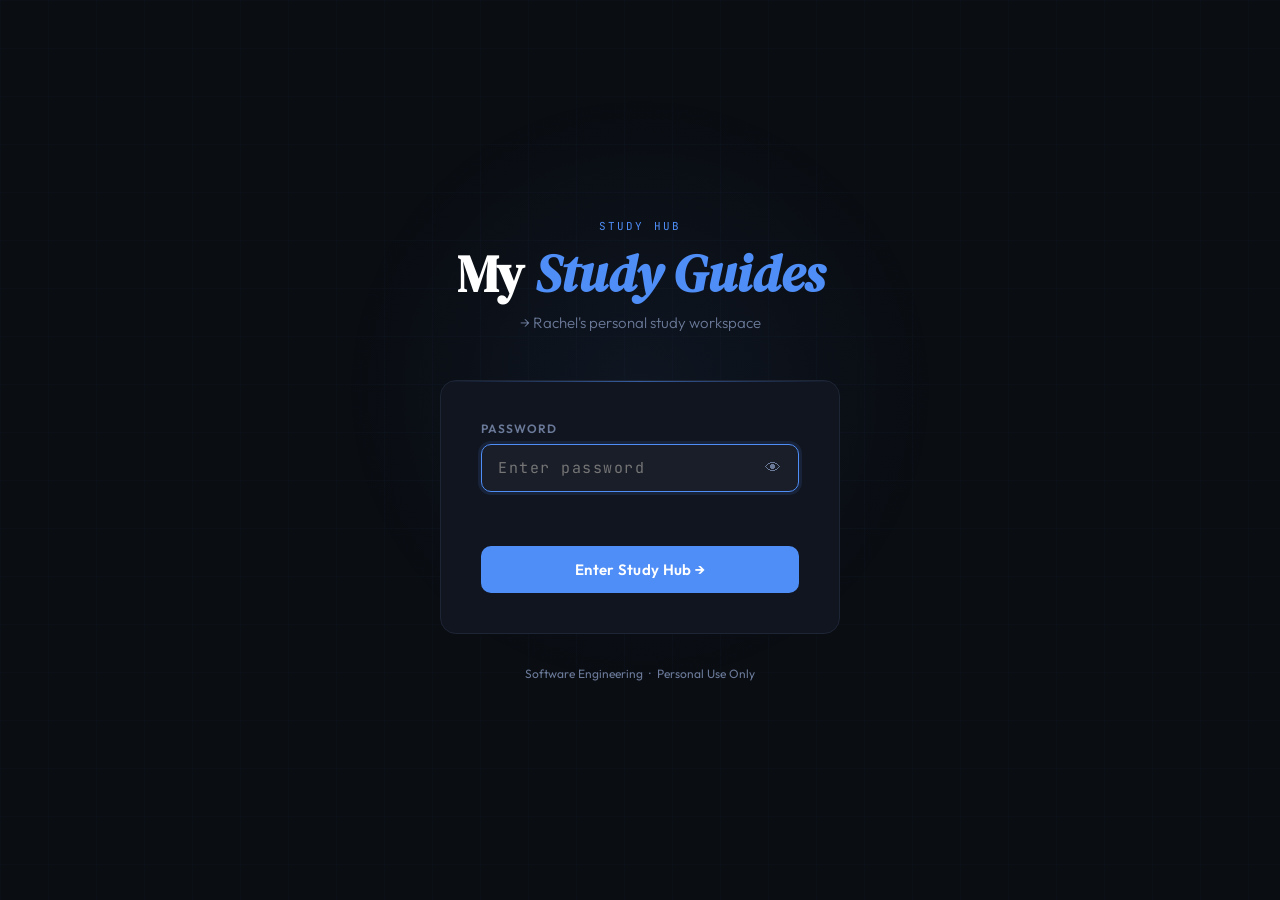
<file: index.html>
<!DOCTYPE html>
<html lang="en">
<head>
<meta charset="UTF-8">
<meta name="viewport" content="width=device-width, initial-scale=1.0">
<title>Rachel's Study Hub — Login</title>
<link rel="stylesheet" href="styles/shared.css">
</head>
<body>
<div class="wrap">
  <div class="brand">
    <div class="brand-eyebrow">Study Hub</div>
    <h1>My <em>Study Guides</em></h1>
    <p>Rachel's personal study workspace</p>
  </div>

  <div class="card">
    <div class="field">
      <label for="pw">Password</label>
      <div class="input-wrap">
        <input type="password" id="pw" placeholder="Enter password" autocomplete="current-password" autofocus>
        <button class="eye-btn" id="eye-btn" onclick="toggleVisibility()" tabindex="-1" aria-label="Toggle visibility">👁</button>
      </div>
      <div class="error-msg" id="error-msg">Incorrect password. Try again.</div>
    </div>

    <button class="submit-btn" id="submit-btn" onclick="login()">
      <span class="btn-text">Enter Study Hub →</span>
      <div class="spinner"></div>
    </button>
  </div>

  <div class="footer-note">
    Software Engineering &nbsp;·&nbsp; Personal Use Only
  </div>
</div>

<script>
  const CORRECT = 'pass123';

  const pwInput   = document.getElementById('pw');
  const errorMsg  = document.getElementById('error-msg');
  const submitBtn = document.getElementById('submit-btn');

  // Check if already authenticated this session
  if (sessionStorage.getItem('studyhub_auth') === '1') {
    window.location.replace('app.html');
  }

  pwInput.addEventListener('keydown', e => { if (e.key === 'Enter') login(); });

  function login() {
    const val = pwInput.value.trim();
    errorMsg.classList.remove('show');

    if (val === CORRECT) {
      submitBtn.classList.add('loading');
      sessionStorage.setItem('studyhub_auth', '1');
      setTimeout(() => window.location.replace('app.html'), 600);
    } else {
      pwInput.classList.add('shake');
      errorMsg.classList.add('show');
      setTimeout(() => pwInput.classList.remove('shake'), 400);
      pwInput.select();
    }
  }

  function toggleVisibility() {
    pwInput.type = pwInput.type === 'password' ? 'text' : 'password';
  }
</script>
</body>
</html>
</file>
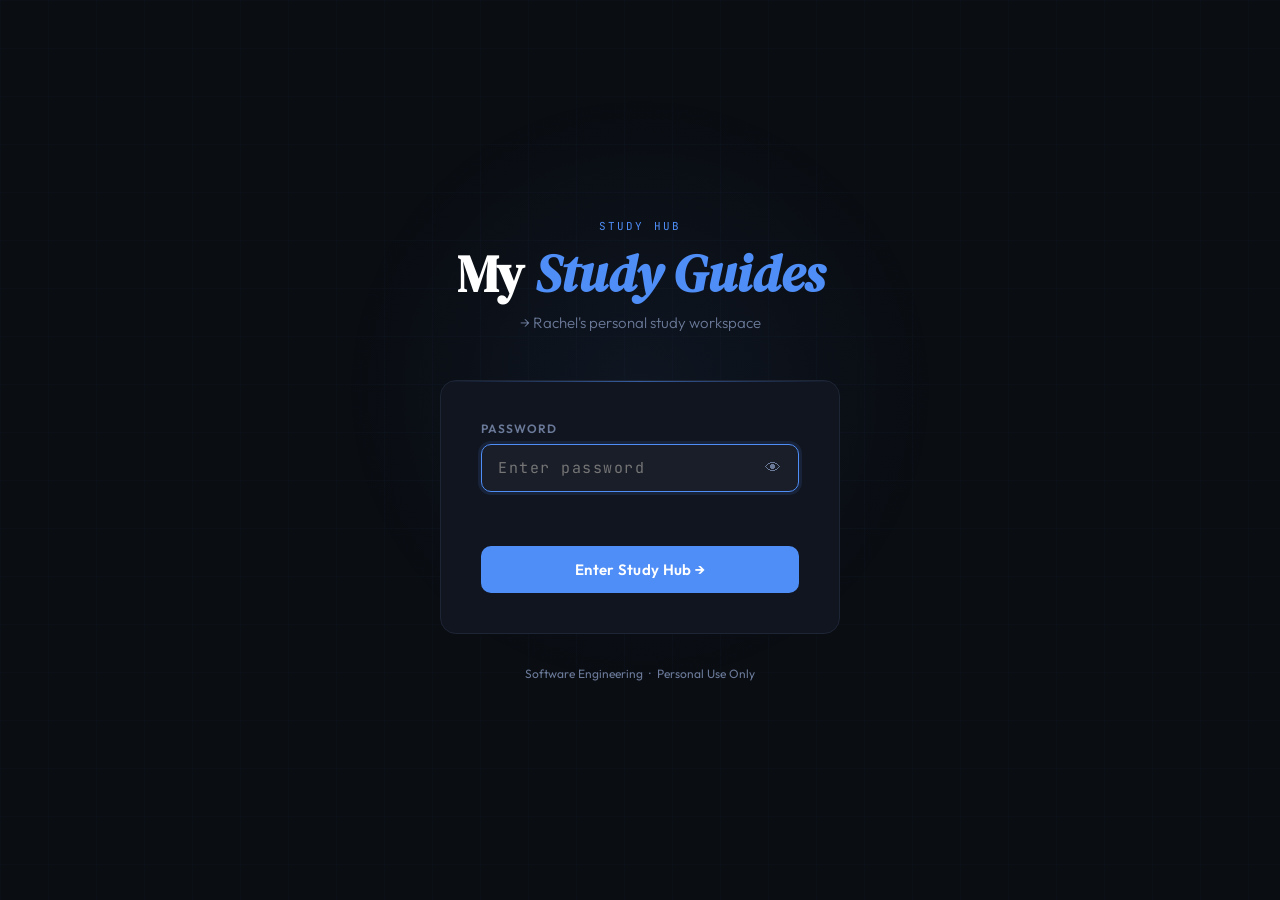
<file: app.html>
<!DOCTYPE html>
<html lang="en">
<head>
  <meta charset="UTF-8">
  <meta name="viewport" content="width=device-width, initial-scale=1.0">
  <title>Study Hub</title>
  <link rel="stylesheet" href="styles/shared.css">
</head>
<body>

<header>
  <div class="logo">Rachel's <em>Academy</em></div>
  <div class="header-right">
    <div class="session-badge">Authenticated</div>
    <button class="logout-btn" onclick="logout()">Sign Out</button>
  </div>
</header>

<main>

  <div class="hero">
    <div class="hero-eyebrow">Study Prep Workspace</div>
    <h2>Your Study Hub</h2>
    <p>All your study guides in one place. Pick up where you left off.</p>
  </div>

  <div class="stats-row">
    <div class="stat-chip">
      <div class="num" id="stat-guides">1<span> guide</span></div>
      <div class="lbl">Available now</div>
    </div>
    <div class="stat-chip">
      <div class="num">WGU<span> BS</span></div>
      <div class="lbl">Current Program</div>
    </div>
    <div class="stat-chip">
      <div class="num">Nov<span> '26</span></div>
      <div class="lbl">WGU commencement goal</div>
    </div>
  </div>

  <div class="section-head">
    <h3>Study Guides</h3>
  </div>

  <div class="guide-grid" id="guide-grid">

    <!-- ── GUIDE CARDS — add new ones below this line and update data-id ── -->

    <!-- CIW User Interface Designer -->
    <a href="guides/user-interface-designer.html" class="guide-card c-blue" data-id="ciw-ui">
      <div class="card-top">
        <div class="guide-icon">🌐</div>
        <div class="pill-wrap">
          <span class="status-pill pill-active" onclick="openMenu(event, this)">In Progress</span>
          <div class="pill-menu">
            <button onclick="setStatus(event, 'new')"><span class="dot" style="background:var(--accent)"></span> Not Started</button>
            <button onclick="setStatus(event, 'active')"><span class="dot" style="background:var(--green)"></span> In Progress</button>
            <button onclick="setStatus(event, 'done')"><span class="dot" style="background:var(--muted)"></span> Complete</button>
          </div>
        </div>
      </div>
      <h4>CIW User Interface Designer</h4>
      <p class="desc">Complete study guide covering all 9 domains. Includes 56-question practice exam and flashcards.</p>
      <div class="card-meta">
        <div>Exam <span>1D0-621</span></div>
        <div>54 <span>questions</span></div>
        <div>9 <span>domains</span></div>
      </div>
    </a>

    <!-- CIW ADVANCED HTML/CSS GUIDE -->
    <a href="guides/advanced-HTML-CSS-specialist.html" class="guide-card c-blue" data-id="ciw-html5">
      <div class="card-top">
        <div class="guide-icon">🌐</div>
        <div class="pill-wrap">
          <span class="status-pill pill-active" onclick="openMenu(event, this)">In Progress</span>
          <div class="pill-menu">
            <button onclick="setStatus(event, 'new')"><span class="dot" style="background:var(--accent)"></span> Not Started</button>
            <button onclick="setStatus(event, 'active')"><span class="dot" style="background:var(--green)"></span> In Progress</button>
            <button onclick="setStatus(event, 'done')"><span class="dot" style="background:var(--muted)"></span> Complete</button>
          </div>
        </div>
      </div>
      <h4>CIW Advanced HTML5 &amp; CSS3 Specialist</h4>
      <p class="desc">Complete study guide covering all 10 domains — HTML5, CSS3, JavaScript, APIs, forms, accessibility, and project management. Includes 56-question practice exam and flashcards.</p>
      <div class="card-meta">
        <div>Exam <span>1D0-720</span></div>
        <div>56 <span>questions</span></div>
        <div>10 <span>domains</span></div>
      </div>
    </a>
    <!-- ── ADD MORE CARDS ABOVE THIS LINE ── -->

    <div class="add-card">
      <div class="add-icon">＋</div>
      <p>Drop a new study guide file into the project folder and add a card above</p>
    </div>

  </div>

  <div class="howto">
    <h3>📋 How to add a new study guide</h3>
    <ol>
      <li>Drop your new HTML file (e.g. <code>CIW_JavaScript_Study_Guide.html</code>) into the <code>guides/</code> folder app.html</li>
      <li>Open <code>app.html</code> and find the comment <strong>"add new cards below this line"</strong></li>
      <li>Copy an existing <code>&lt;a class="guide-card"&gt;</code> block and update the <code>href</code>, title, description, and meta fields</li>
      <li>Change the color class (<code>c-blue</code>, <code>c-green</code>, <code>c-purple</code>, <code>c-amber</code>) and icon emoji to differentiate it</li>
      <li>Deploy to Vercel — <code>vercel --prod</code> or push to your connected Git repo</li>
    </ol>
  </div>

</main>

<script>
  // ── Auth guard ──
  if (sessionStorage.getItem('studyhub_auth') !== '1') {
    window.location.replace('index.html');
  }

  function logout() {
    sessionStorage.removeItem('studyhub_auth');
    window.location.replace('index.html');
  }

  // ── Status pill logic ──
  const STATUS_CONFIG = {
    'new':    { cls: 'pill-new',    label: 'Not Started' },
    'active': { cls: 'pill-active', label: 'In Progress' },
    'done':   { cls: 'pill-done',   label: 'Complete'    },
  };
  const STORAGE_KEY = 'studyhub_statuses';

  // Load saved statuses and apply on page load
  function loadStatuses() {
    const saved = JSON.parse(localStorage.getItem(STORAGE_KEY) || '{}');
    document.querySelectorAll('.guide-card[data-id]').forEach(card => {
      const id = card.dataset.id;
      if (saved[id]) applyStatus(card, saved[id], false);
    });
  }

  function applyStatus(card, status, save = true) {
    const cfg = STATUS_CONFIG[status];
    if (!cfg) return;
    const pill = card.querySelector('.status-pill');
    if (!pill) return;
    pill.className = 'status-pill ' + cfg.cls;
    pill.textContent = cfg.label;
    if (save) {
      const saved = JSON.parse(localStorage.getItem(STORAGE_KEY) || '{}');
      saved[card.dataset.id] = status;
      localStorage.setItem(STORAGE_KEY, JSON.stringify(saved));
    }
  }

  function openMenu(e, pill) {
    e.preventDefault();
    e.stopPropagation();
    // Close any open menus first
    document.querySelectorAll('.pill-menu.open').forEach(m => m.classList.remove('open'));
    const menu = pill.nextElementSibling;
    if (menu) menu.classList.add('open');
  }

  function setStatus(e, status) {
    e.preventDefault();
    e.stopPropagation();
    const menu = e.currentTarget.closest('.pill-menu');
    const card = e.currentTarget.closest('.guide-card');
    if (menu) menu.classList.remove('open');
    if (card) applyStatus(card, status);
  }

  // Close menu when clicking outside
  document.addEventListener('click', () => {
    document.querySelectorAll('.pill-menu.open').forEach(m => m.classList.remove('open'));
  });

  loadStatuses();
</script>
</body>
</html>
</file>
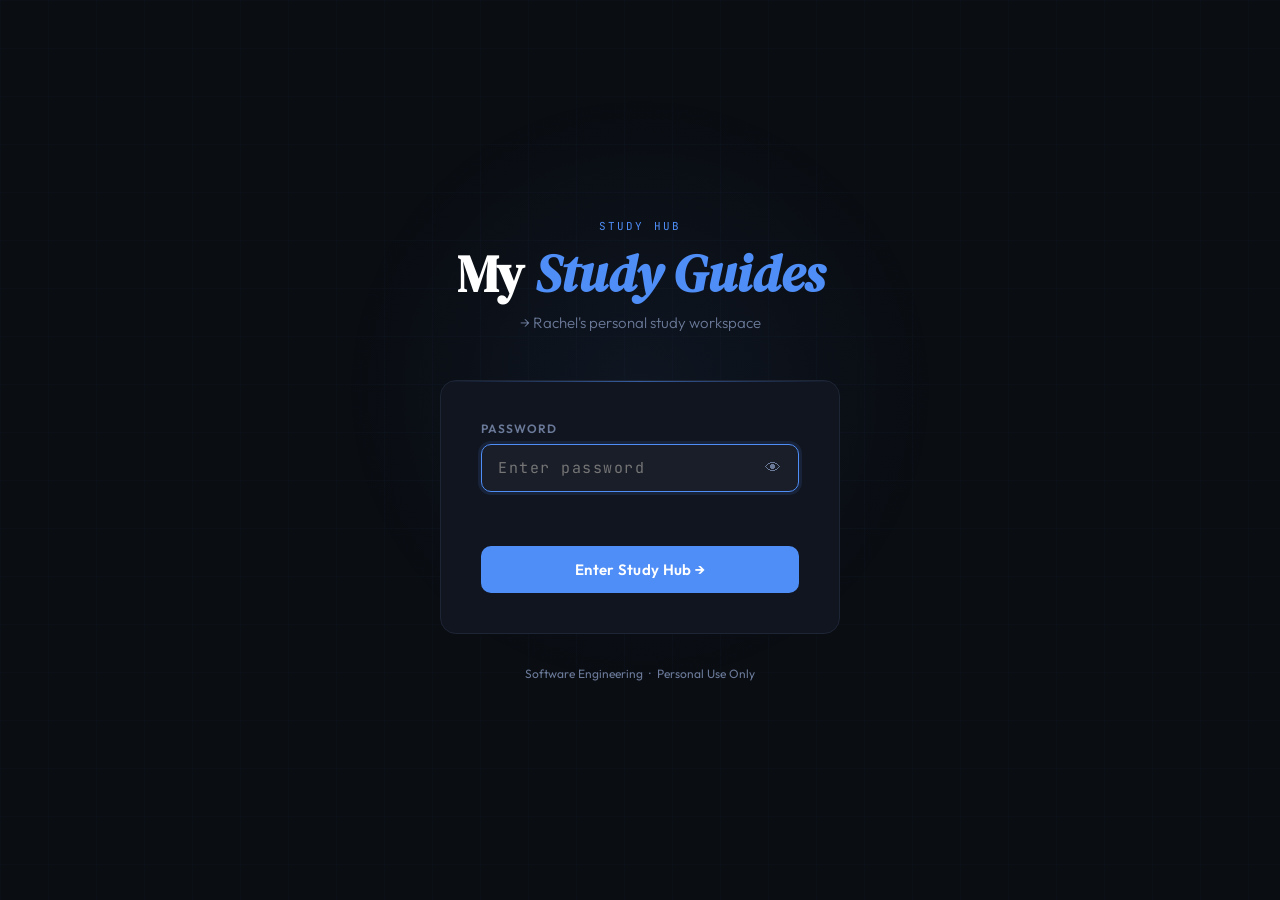
<file: guides/advanced-HTML-CSS-specialist.html>
<!DOCTYPE html>
<html lang="en">
<head>
<meta charset="UTF-8">
<meta name="viewport" content="width=device-width, initial-scale=1.0">
<title>CIW Advanced HTML5 & CSS3 Specialist — Study Guide</title>
<link rel="stylesheet" href="../styles/shared.css">
<link rel="stylesheet" href="../styles/guide.css">
</head>
<body>

<div id="header">
  <div class="exam-badge">EXAM 1D0-720 &nbsp;·&nbsp; CIW CERTIFICATION</div>
  <h1>Advanced <span>HTML5 & CSS3</span> Specialist</h1>
  <p class="subtitle">Complete Study Guide — Web and Mobile Design Series</p>
  <div class="exam-meta">
    <div class="meta-chip"><strong>56</strong><span>Questions</span></div>
    <div class="meta-chip"><strong>75%</strong><span>Passing Score (42/56)</span></div>
    <div class="meta-chip"><strong>75 min</strong><span>Time Limit</span></div>
    <div class="meta-chip"><strong>10</strong><span>Domains</span></div>
    <div class="meta-chip"><strong>3 Years</strong><span>Certification Valid</span></div>
  </div>
</div>

<div id="nav">
  <button class="nav-btn active" onclick="showSection('study')">📚 Study Guide</button>
  <button class="nav-btn" onclick="showSection('exam')">🎯 Practice Exam 1</button>
  <button class="nav-btn" onclick="showSection('exam2')">📝 Practice Exam 2</button>
  <button class="nav-btn" onclick="showSection('flash')">🃏 Flashcards</button>
  <button class="nav-btn" onclick="showSection('ref')">⚡ Quick Reference</button>
</div>

<div id="main">

<!-- ══════════════════════════ STUDY SECTION ══════════════════════════ -->
<div id="study-section" class="section active">
  <p class="section-intro">
    Click any domain card below to expand detailed study notes. Each domain maps directly to exam objectives for exam 1D0-720. Focus areas marked <strong style="color:var(--accent3)">★ High Priority</strong> appear most frequently on the exam.
  </p>

  <div class="domain-grid">
    <div class="domain-card d1" onclick="togglePanel('p1')">
      <div class="domain-num">DOMAIN 1 · 11 OBJECTIVES</div>
      <h3>HTML5 Essentials</h3>
      <p>Structure tags, multimedia elements, APIs, mobile design, validation</p>
    </div>
    <div class="domain-card d2" onclick="togglePanel('p2')">
      <div class="domain-num">DOMAIN 2 · 14 OBJECTIVES</div>
      <h3>CSS Technology & CSS3</h3>
      <p>Box model, positioning, selectors, RWD, mobile layouts</p>
    </div>
    <div class="domain-card d3" onclick="togglePanel('p3')">
      <div class="domain-num">DOMAIN 3 · 6 OBJECTIVES</div>
      <h3>Advanced CSS3 Techniques</h3>
      <p>Transforms, transitions, animations, SASS, menus, overlays</p>
    </div>
    <div class="domain-card d4" onclick="togglePanel('p4')">
      <div class="domain-num">DOMAIN 4 · 7 OBJECTIVES</div>
      <h3>Introduction to JavaScript</h3>
      <p>Variables, objects, expressions, operators, conditionals, loops</p>
    </div>
    <div class="domain-card d5" onclick="togglePanel('p5')">
      <div class="domain-num">DOMAIN 5 · 7 OBJECTIVES</div>
      <h3>JS Events, Functions & Methods</h3>
      <p>Event handlers, function definitions, promises, async/await</p>
    </div>
    <div class="domain-card d6" onclick="togglePanel('p6')">
      <div class="domain-num">DOMAIN 6 · 8 OBJECTIVES</div>
      <h3>Using HTML5 APIs</h3>
      <p>DOM, Canvas, Geolocation, Drag-Drop, File, History, jQuery</p>
    </div>
    <div class="domain-card d7" onclick="togglePanel('p7')">
      <div class="domain-num">DOMAIN 7 · 6 OBJECTIVES</div>
      <h3>Developing HTML5 Forms</h3>
      <p>Input types, datalist, output element, form attributes</p>
    </div>
    <div class="domain-card d8" onclick="togglePanel('p8')">
      <div class="domain-num">DOMAIN 8 · 4 OBJECTIVES</div>
      <h3>Completing & Validating Forms</h3>
      <p>HTML5 validation attributes, JS validation, form submission</p>
    </div>
    <div class="domain-card d9" onclick="togglePanel('p9')">
      <div class="domain-num">DOMAIN 9 · 8 OBJECTIVES</div>
      <h3>Copyright, Ethics & Legal</h3>
      <p>Accessibility (ADA/508), GDPR, HIPAA, copyright, netiquette</p>
    </div>
    <div class="domain-card d10" onclick="togglePanel('p10')">
      <div class="domain-num">DOMAIN 10 · 7 OBJECTIVES</div>
      <h3>Project Management</h3>
      <p>PM strategies, troubleshooting, critical thinking, leadership</p>
    </div>
  </div>

  <!-- ── DOMAIN 1 ── -->
  <div id="p1" class="content-panel">
    <div class="panel-header" onclick="togglePanel('p1')">
      <h2>Domain 1: HTML5 Essentials</h2>
      <button class="panel-close">✕</button>
    </div>
    <div class="panel-body">
      <div class="tip-box">The web development <strong>trifecta</strong>: HTML5 (structure), CSS3 (presentation), JavaScript (behavior). These three together are also called the "HTML5 Family."</div>

      <div class="study-h3">HTML5 Structure Elements (Semantic Tags)</div>
      <div class="study-h4">Key Semantic Elements</div>
      <div class="two-col">
        <div class="mini-card"><strong>&lt;header&gt;</strong>Page or section header; introductory content, navigation links</div>
        <div class="mini-card"><strong>&lt;nav&gt;</strong>Major navigation block; links to other pages or sections</div>
        <div class="mini-card"><strong>&lt;main&gt;</strong>Dominant content of the document; only ONE per page</div>
        <div class="mini-card"><strong>&lt;article&gt;</strong>Self-contained content (blog post, news item, comment)</div>
        <div class="mini-card"><strong>&lt;section&gt;</strong>Thematic grouping of content with a heading</div>
        <div class="mini-card"><strong>&lt;aside&gt;</strong>Tangentially related content; sidebar material</div>
        <div class="mini-card"><strong>&lt;footer&gt;</strong>Footer for its nearest sectioning ancestor</div>
        <div class="mini-card"><strong>&lt;figure&gt; / &lt;figcaption&gt;</strong>Self-contained figure with optional caption</div>
        <div class="mini-card"><strong>&lt;details&gt; / &lt;summary&gt;</strong>Disclosure widget; expandable content</div>
        <div class="mini-card"><strong>&lt;mark&gt;</strong>Highlighted/relevant text</div>
        <div class="mini-card"><strong>&lt;time&gt;</strong>Date/time with optional machine-readable <code>datetime</code> attr</div>
        <div class="mini-card"><strong>&lt;progress&gt;</strong>Completion progress of a task</div>
      </div>

      <div class="study-h3">HTML5 Multimedia Elements</div>
      <pre><span class="cm">&lt;!-- VIDEO element --&gt;</span>
<span class="tag">&lt;video</span> <span class="attr">width</span>=<span class="val">"640"</span> <span class="attr">height</span>=<span class="val">"360"</span> <span class="attr">controls</span> <span class="attr">autoplay</span> <span class="attr">loop</span> <span class="attr">muted</span> <span class="attr">poster</span>=<span class="val">"thumb.jpg"</span><span class="tag">&gt;</span>
  <span class="tag">&lt;source</span> <span class="attr">src</span>=<span class="val">"video.mp4"</span>  <span class="attr">type</span>=<span class="val">"video/mp4"</span><span class="tag">&gt;</span>
  <span class="tag">&lt;source</span> <span class="attr">src</span>=<span class="val">"video.webm"</span> <span class="attr">type</span>=<span class="val">"video/webm"</span><span class="tag">&gt;</span>
  Fallback text for unsupported browsers
<span class="tag">&lt;/video&gt;</span>

<span class="cm">&lt;!-- AUDIO element --&gt;</span>
<span class="tag">&lt;audio</span> <span class="attr">controls</span> <span class="attr">preload</span>=<span class="val">"metadata"</span><span class="tag">&gt;</span>
  <span class="tag">&lt;source</span> <span class="attr">src</span>=<span class="val">"audio.ogg"</span> <span class="attr">type</span>=<span class="val">"audio/ogg"</span><span class="tag">&gt;</span>
  <span class="tag">&lt;source</span> <span class="attr">src</span>=<span class="val">"audio.mp3"</span> <span class="attr">type</span>=<span class="val">"audio/mpeg"</span><span class="tag">&gt;</span>
<span class="tag">&lt;/audio&gt;</span>

<span class="cm">&lt;!-- CANVAS --&gt;</span>
<span class="tag">&lt;canvas</span> <span class="attr">id</span>=<span class="val">"myCanvas"</span> <span class="attr">width</span>=<span class="val">"500"</span> <span class="attr">height</span>=<span class="val">"300"</span><span class="tag">&gt;&lt;/canvas&gt;</span>

<span class="cm">&lt;!-- EMBED (legacy / SVG / plugins) --&gt;</span>
<span class="tag">&lt;embed</span> <span class="attr">src</span>=<span class="val">"file.pdf"</span> <span class="attr">type</span>=<span class="val">"application/pdf"</span> <span class="attr">width</span>=<span class="val">"800"</span> <span class="attr">height</span>=<span class="val">"600"</span><span class="tag">&gt;</span></pre>

      <div class="study-h4">Video Attribute Summary</div>
      <table class="study-table">
        <tr><th>Attribute</th><th>Purpose</th></tr>
        <tr><td><code>controls</code></td><td>Show browser-native playback controls</td></tr>
        <tr><td><code>autoplay</code></td><td>Start playing when page loads (usually needs <code>muted</code>)</td></tr>
        <tr><td><code>loop</code></td><td>Restart video when it ends</td></tr>
        <tr><td><code>muted</code></td><td>Mute audio (enables autoplay in most browsers)</td></tr>
        <tr><td><code>poster</code></td><td>Image shown before video plays</td></tr>
        <tr><td><code>preload</code></td><td><code>none</code> | <code>metadata</code> | <code>auto</code></td></tr>
      </table>

      <div class="study-h3">HTML5 Validation</div>
      <div class="key-concept">
        <strong>W3C Markup Validator:</strong> validator.w3.org — validates HTML5 documents. Identify and fix: missing doctype, unclosed tags, invalid attribute values, deprecated elements.
      </div>
      <div class="warning-box">Always include <code>&lt;!DOCTYPE html&gt;</code> to trigger standards mode (not quirks mode).</div>

      <div class="study-h3">Mobile Websites vs. Mobile Apps</div>
      <div class="two-col">
        <div class="mini-card"><strong>Mobile Website</strong>Accessible via browser, URL-based, no download required, easier to update, cross-platform</div>
        <div class="mini-card"><strong>Mobile App</strong>Downloaded/installed, access to device hardware (GPS, camera), works offline, better performance, platform-specific</div>
      </div>

      <div class="study-h3">Universal Markup Creation</div>
      <ul class="study-list">
        <li>Write valid, well-formed HTML that works across all browsers and devices</li>
        <li>Separate structure (HTML), presentation (CSS), and behavior (JS)</li>
        <li>Use semantic elements for screen readers and SEO</li>
        <li>Design progressively: basic functionality works without CSS/JS</li>
      </ul>

      <div class="study-h3">History API</div>
      <div class="key-concept">
        The <strong>History API</strong> lets JavaScript manipulate the browser's session history — changing the URL in the address bar <em>without</em> reloading the page.
      </div>
      <pre><span class="cm">// pushState — add new entry to history stack, update URL</span>
history.<span class="fn">pushState</span>({ page: <span class="num">2</span> }, <span class="str">"Title"</span>, <span class="str">"/page2"</span>);

<span class="cm">// replaceState — replace current entry (no new history entry)</span>
history.<span class="fn">replaceState</span>({ page: <span class="num">2</span> }, <span class="str">"Title"</span>, <span class="str">"/page2"</span>);

<span class="cm">// Navigate back/forward in history</span>
history.<span class="fn">back</span>();
history.<span class="fn">forward</span>();
history.<span class="fn">go</span>(<span class="num">-2</span>);   <span class="cm">// go back 2 entries</span>

<span class="cm">// Listen for back/forward navigation</span>
window.<span class="fn">addEventListener</span>(<span class="str">"popstate"</span>, <span class="kw">function</span>(event) {
  <span class="fn">console</span>.<span class="fn">log</span>(<span class="str">"navigated:"</span>, event.state);
});</pre>
      <div class="warning-box">pushState/replaceState do NOT trigger a page reload — they only change the URL and history stack. Used heavily in Single Page Applications (SPAs).</div>

      <div class="study-h3">Drag-and-Drop API</div>
      <div class="key-concept">
        HTML5 native drag-and-drop uses the <code>draggable</code> attribute and a set of events to move elements without a plugin.
      </div>
      <pre><span class="cm">&lt;!-- Make an element draggable --&gt;</span>
<span class="tag">&lt;div</span> <span class="attr">draggable</span>=<span class="val">"true"</span> <span class="attr">id</span>=<span class="val">"item"</span><span class="tag">&gt;</span>Drag me<span class="tag">&lt;/div&gt;</span>
<span class="tag">&lt;div</span> <span class="attr">id</span>=<span class="val">"dropzone"</span><span class="tag">&gt;</span>Drop here<span class="tag">&lt;/div&gt;</span></pre>
      <table class="study-table">
        <tr><th>Event</th><th>Fires on</th><th>Description</th></tr>
        <tr><td><code>dragstart</code></td><td>Dragged element</td><td>User starts dragging</td></tr>
        <tr><td><code>drag</code></td><td>Dragged element</td><td>Fires continuously while dragging</td></tr>
        <tr><td><code>dragend</code></td><td>Dragged element</td><td>Drag operation ends</td></tr>
        <tr><td><code>dragenter</code></td><td>Drop target</td><td>Dragged item enters target</td></tr>
        <tr><td><code>dragleave</code></td><td>Drop target</td><td>Dragged item leaves target</td></tr>
        <tr><td><code>dragover</code></td><td>Drop target</td><td>Must call <code>preventDefault()</code> to allow drop</td></tr>
        <tr><td><code>drop</code></td><td>Drop target</td><td>Item dropped on target</td></tr>
      </table>

      <div class="study-h3">Form Attribute — Associating Controls Outside &lt;form&gt;</div>
      <div class="key-concept">
        The <code>form</code> attribute on an input associates it with a <code>&lt;form&gt;</code> element by its <code>id</code>, even if the input is <em>outside</em> the form tags.
      </div>
      <pre><span class="tag">&lt;form</span> <span class="attr">id</span>=<span class="val">"myForm"</span> <span class="attr">action</span>=<span class="val">"/submit"</span><span class="tag">&gt;</span>
  <span class="tag">&lt;input</span> <span class="attr">type</span>=<span class="val">"text"</span> <span class="attr">name</span>=<span class="val">"username"</span><span class="tag">&gt;</span>
<span class="tag">&lt;/form&gt;</span>

<span class="cm">&lt;!-- This input is outside the form but still belongs to it --&gt;</span>
<span class="tag">&lt;input</span> <span class="attr">type</span>=<span class="val">"email"</span> <span class="attr">name</span>=<span class="val">"email"</span> <span class="attr">form</span>=<span class="val">"myForm"</span><span class="tag">&gt;</span>
<span class="tag">&lt;button</span> <span class="attr">type</span>=<span class="val">"submit"</span> <span class="attr">form</span>=<span class="val">"myForm"</span><span class="tag">&gt;</span>Submit<span class="tag">&lt;/button&gt;</span></pre>
    </div>
  </div>

  <!-- ── DOMAIN 2 ── -->
  <div id="p2" class="content-panel">
    <div class="panel-header" onclick="togglePanel('p2')">
      <h2>Domain 2: CSS Technology & CSS3</h2>
      <button class="panel-close">✕</button>
    </div>
    <div class="panel-body">
      <div class="study-h3">CSS Terminology</div>
      <div class="key-concept">
        A CSS <strong>rule</strong> has two parts:<br>
        <code>.card <span style="color:var(--accent3)">{ color: red; }</span></code><br><br>
        — <strong>Selector</strong>: The pattern that identifies which HTML element(s) to style (<code>.card</code>)<br>
        — <strong>Declaration block</strong>: Everything in the curly braces <code>{ }</code><br>
        — <strong>Property</strong>: The aspect of the element being styled (<code>color</code>)<br>
        — <strong>Value</strong>: What to set the property to (<code>red</code>)
      </div>

      <div class="study-h3">CSS Box Model</div>
      <div class="key-concept">
        <strong>Content → Padding → Border → Margin</strong> (inside to outside)<br>
        <code>box-sizing: border-box</code> — width/height includes padding and border (recommended)<br>
        <code>box-sizing: content-box</code> — default; width/height = content only
      </div>

      <div class="study-h3">CSS Selectors Cheatsheet</div>
      <table class="study-table">
        <tr><th>Selector</th><th>Targets</th><th>Example Syntax</th></tr>
        <tr><td><code>*</code></td><td>All elements (universal)</td><td><code>* { margin: 0; }</code></td></tr>
        <tr><td><code>element</code></td><td>All of that element type</td><td><code>p { color: gray; }</code></td></tr>
        <tr><td><code>.class</code></td><td>Elements with that class</td><td><code>.card { padding: 1rem; }</code></td></tr>
        <tr><td><code>#id</code></td><td>Single element with that ID</td><td><code>#header { background: blue; }</code></td></tr>
        <tr><td><code>A B</code></td><td>B that is a descendant of A</td><td><code>nav a { color: white; }</code></td></tr>
        <tr><td><code>A > B</code></td><td>B that is a direct child of A</td><td><code>ul > li { list-style: none; }</code></td></tr>
        <tr><td><code>A + B</code></td><td>B immediately after A (adjacent sibling)</td><td><code>h2 + p { margin-top: 0; }</code></td></tr>
        <tr><td><code>A ~ B</code></td><td>All B siblings after A</td><td><code>h2 ~ p { color: gray; }</code></td></tr>
        <tr><td><code>[attr]</code></td><td>Elements with that attribute</td><td><code>[disabled] { opacity: 0.5; }</code></td></tr>
        <tr><td><code>[attr="val"]</code></td><td>Exact attribute value match</td><td><code>[type="submit"] { background: green; }</code></td></tr>
        <tr><td><code>:hover</code></td><td>Element being hovered</td><td><code>a:hover { text-decoration: underline; }</code></td></tr>
        <tr><td><code>:first-child</code></td><td>First child of its parent</td><td><code>li:first-child { font-weight: bold; }</code></td></tr>
        <tr><td><code>:nth-child(n)</code></td><td>nth child (use <code>odd</code>, <code>even</code>, or formula)</td><td><code>tr:nth-child(even) { background: #f5f5f5; }</code></td></tr>
        <tr><td><code>::before / ::after</code></td><td>Pseudo-elements (CSS3)</td><td><code>p::before { content: "→ "; }</code></td></tr>
        <tr><td><code>:nth-of-type(n)</code></td><td>nth element of that type (1-based)</td><td><code>p:nth-of-type(2) { color: blue; }</code></td></tr>
        <tr><td><code>:not(selector)</code></td><td>Elements that do NOT match selector</td><td><code>li:not(.active) { opacity: 0.5; }</code></td></tr>
      </table>
      <div class="key-concept">
        <strong>:nth-child vs :nth-of-type:</strong><br>
        <code>p:nth-child(2)</code> — selects a <code>&lt;p&gt;</code> only if it is the 2nd child of its parent<br>
        <code>p:nth-of-type(2)</code> — selects the 2nd <code>&lt;p&gt;</code> element among its siblings (regardless of position)
      </div>

      <div class="study-h3">CSS Positioning</div>
      <div class="two-col">
        <div class="mini-card"><strong>static</strong>Default. Normal document flow. top/left/etc have no effect.</div>
        <div class="mini-card"><strong>relative</strong>Offset from its normal position. Still in document flow.</div>
        <div class="mini-card"><strong>absolute</strong>Removed from flow. Positioned relative to nearest non-static ancestor.</div>
        <div class="mini-card"><strong>fixed</strong>Removed from flow. Positioned relative to viewport. Stays on scroll.</div>
        <div class="mini-card"><strong>sticky</strong>Hybrid: relative until it hits scroll threshold, then fixed.</div>
        <div class="mini-card"><strong>float</strong>Element pushed left/right; text wraps around. Clear with <code>clear</code>.</div>
      </div>

      <div class="study-h3">CSS3 New Features</div>
      <pre><span class="cm">/* Rounded corners — 1 to 4 values */</span>
<span class="prop">border-radius</span>: <span class="num">10px</span>;                        <span class="cm">/* all corners */</span>
<span class="prop">border-radius</span>: <span class="num">10px 20px</span>;                  <span class="cm">/* top-left/bottom-right  top-right/bottom-left */</span>
<span class="prop">border-radius</span>: <span class="num">10px 20px 15px</span>;            <span class="cm">/* top-left  top-right/bottom-left  bottom-right */</span>
<span class="prop">border-radius</span>: <span class="num">10px 20px 15px 5px</span>;       <span class="cm">/* TL  TR  BR  BL (clockwise) */</span>

<span class="cm">/* Box shadow — adds shadow to the element box */</span>
<span class="prop">box-shadow</span>: <span class="num">2px 4px 8px</span> rgba(<span class="num">0,0,0,0.3</span>);   <span class="cm">/* h-offset v-offset blur color */</span>
<span class="prop">box-shadow</span>: <span class="kw">inset</span> <span class="num">0 2px 4px</span> rgba(<span class="num">0,0,0,0.2</span>); <span class="cm">/* inset shadow */</span>

<span class="cm">/* Text shadow — adds shadow to text characters */</span>
<span class="prop">text-shadow</span>: <span class="num">1px 1px 2px</span> #<span class="num">000</span>;             <span class="cm">/* h-offset v-offset blur color */</span>

<span class="cm">/* Linear gradient background */</span>
<span class="prop">background</span>: <span class="fn">linear-gradient</span>(to right, #ff0000, #0000ff);

<span class="cm">/* Radial gradient */</span>
<span class="prop">background</span>: <span class="fn">radial-gradient</span>(circle, #fff, #000);

<span class="cm">/* Custom web fonts */</span>
<span class="kw">@font-face</span> {
  <span class="prop">font-family</span>: <span class="str">'MyFont'</span>;
  <span class="prop">src</span>: <span class="fn">url</span>(<span class="str">'myfont.woff2'</span>) <span class="fn">format</span>(<span class="str">'woff2'</span>);
}

<span class="cm">/* Multiple backgrounds — CSS3 feature, comma-separated */</span>
<span class="prop">background-image</span>: <span class="fn">url</span>(<span class="str">'top.png'</span>), <span class="fn">url</span>(<span class="str">'bottom.png'</span>);
<span class="cm">/* First listed = topmost layer; last listed = bottommost */</span></pre>
      <div class="key-concept">
        <strong>box-shadow vs. text-shadow:</strong><br>
        <code>box-shadow</code> — shadow behind the element's <em>box/rectangle</em><br>
        <code>text-shadow</code> — shadow behind individual <em>text characters</em>
      </div>

      <div class="study-h3">Responsive Web Design (RWD)</div>
      <div class="key-concept">
        <strong>Three pillars of RWD (Ethan Marcotte):</strong>
        <ol class="study-list" style="margin-top:8px">
          <li><strong>Fluid grids</strong> — use percentages, not fixed pixels</li>
          <li><strong>Flexible images</strong> — <code>max-width: 100%</code></li>
          <li><strong>Media queries</strong> — apply different CSS at different viewport sizes</li>
        </ol>
      </div>
      <pre><span class="cm">/* Viewport meta tag — required for mobile RWD */</span>
<span class="tag">&lt;meta</span> <span class="attr">name</span>=<span class="val">"viewport"</span> <span class="attr">content</span>=<span class="val">"width=device-width, initial-scale=1.0"</span><span class="tag">&gt;</span>

<span class="cm">/* Media query examples */</span>
<span class="kw">@media</span> (max-width: <span class="num">768px</span>) {
  <span class="prop">body</span> { <span class="prop">font-size</span>: <span class="num">14px</span>; }
}

<span class="kw">@media</span> (min-width: <span class="num">1024px</span>) {
  .container { <span class="prop">max-width</span>: <span class="num">960px</span>; }
}

<span class="cm">/* Mobile-first approach (preferred) */</span>
<span class="prop">/* Base styles target mobile, then expand upward */</span></pre>

      <div class="study-h3">CSS Display Types</div>
      <table class="study-table">
        <tr><th>Value</th><th>Behavior</th><th>Example Syntax</th></tr>
        <tr><td><code>block</code></td><td>Full width, starts on new line (div, p, h1-h6)</td><td><code>div { display: block; }</code></td></tr>
        <tr><td><code>inline</code></td><td>Only as wide as content, no block breaks (span, a, strong)</td><td><code>span { display: inline; }</code></td></tr>
        <tr><td><code>inline-block</code></td><td>Inline positioning but accepts width/height</td><td><code>img { display: inline-block; width: 50px; }</code></td></tr>
        <tr><td><code>flex</code></td><td>Flexbox container — modern 1D layout</td><td><code>.nav { display: flex; gap: 1rem; }</code></td></tr>
        <tr><td><code>grid</code></td><td>Grid container — modern 2D layout</td><td><code>.layout { display: grid; grid-template-columns: 1fr 1fr; }</code></td></tr>
        <tr><td><code>none</code></td><td>Removes element from document entirely</td><td><code>.hidden { display: none; }</code></td></tr>
      </table>
    </div>
  </div>

  <!-- ── DOMAIN 3 ── -->
  <div id="p3" class="content-panel">
    <div class="panel-header" onclick="togglePanel('p3')">
      <h2>Domain 3: Advanced CSS3 Techniques</h2>
      <button class="panel-close">✕</button>
    </div>
    <div class="panel-body">
      <div class="study-h3">CSS3 Transforms</div>
      <pre><span class="cm">/* 2D Transforms */</span>
.<span class="attr">box</span> {
  <span class="prop">transform</span>: <span class="fn">translate</span>(<span class="num">50px, 20px</span>);    <span class="cm">/* move */</span>
  <span class="prop">transform</span>: <span class="fn">rotate</span>(<span class="num">45deg</span>);            <span class="cm">/* rotate */</span>
  <span class="prop">transform</span>: <span class="fn">scale</span>(<span class="num">1.5</span>);               <span class="cm">/* scale (both axes) */</span>
  <span class="prop">transform</span>: <span class="fn">skew</span>(<span class="num">10deg, 5deg</span>);        <span class="cm">/* skew */</span>
  <span class="prop">transform</span>: <span class="fn">matrix</span>(<span class="num">1,0,0,1,50,20</span>);   <span class="cm">/* matrix() combines all */</span>
}

<span class="cm">/* 3D Transforms */</span>
.<span class="attr">box3d</span> {
  <span class="prop">transform</span>: <span class="fn">rotateX</span>(<span class="num">30deg</span>) <span class="fn">rotateY</span>(<span class="num">45deg</span>);
  <span class="prop">transform</span>: <span class="fn">perspective</span>(<span class="num">500px</span>) <span class="fn">translateZ</span>(<span class="num">100px</span>);
  <span class="prop">transform-origin</span>: center center;
}

<span class="cm">/* Set perspective on parent for children's 3D */</span>
.<span class="attr">parent</span> {
  <span class="prop">perspective</span>: <span class="num">1000px</span>;
  <span class="prop">transform-style</span>: preserve-3d;
}</pre>
      <div class="key-concept">
        <strong>perspective property:</strong> Sets the <em>viewing distance</em> from the viewer to the z=0 plane, creating a depth illusion for 3D child elements. Applied to the <strong>parent</strong> container. Smaller values = more dramatic 3D effect; larger values = subtler.<br><br>
        <code>transform: perspective()</code> (as a transform function) applies to the element itself.<br>
        <code>perspective: </code> (as a CSS property) applies to all 3D-transformed children.
      </div>

      <div class="study-h3">CSS3 Transitions</div>
      <pre><span class="cm">/* Shorthand: property duration timing-function delay */</span>
.<span class="attr">btn</span> {
  <span class="prop">background</span>: blue;
  <span class="prop">transition</span>: <span class="str">background</span> <span class="num">0.3s</span> ease-in-out <span class="num">0s</span>;
}
.<span class="attr">btn</span>:hover { <span class="prop">background</span>: red; }

<span class="cm">/* Multiple transitions */</span>
.<span class="attr">card</span> {
  <span class="prop">transition</span>: <span class="str">transform</span> <span class="num">0.2s</span> ease, <span class="str">box-shadow</span> <span class="num">0.2s</span> ease;
}</pre>
      <div class="key-concept">
        <strong>Timing functions:</strong> <code>ease</code> (default) | <code>linear</code> | <code>ease-in</code> | <code>ease-out</code> | <code>ease-in-out</code> | <code>cubic-bezier()</code>
      </div>

      <div class="study-h3">CSS3 Animations</div>
      <div class="key-concept">
        <strong>@keyframes</strong> defines the <em>intermediate steps (waypoints)</em> of an animation sequence — what the element looks like at specific points (0%, 50%, 100%, or named <code>from</code>/<code>to</code>). The browser interpolates between them.
      </div>
      <pre><span class="cm">/* Define keyframes */</span>
<span class="kw">@keyframes</span> <span class="fn">slideIn</span> {
  <span class="num">0%</span>   { <span class="prop">transform</span>: <span class="fn">translateX</span>(<span class="num">-100px</span>); <span class="prop">opacity</span>: <span class="num">0</span>; }
  <span class="num">100%</span> { <span class="prop">transform</span>: <span class="fn">translateX</span>(<span class="num">0</span>); <span class="prop">opacity</span>: <span class="num">1</span>; }
}

<span class="cm">/* Apply animation */</span>
.<span class="attr">element</span> {
  <span class="prop">animation-name</span>: slideIn;
  <span class="prop">animation-duration</span>: <span class="num">1s</span>;
  <span class="prop">animation-timing-function</span>: ease-out;
  <span class="prop">animation-delay</span>: <span class="num">0.5s</span>;
  <span class="prop">animation-iteration-count</span>: infinite;  <span class="cm">/* or a number */</span>
  <span class="prop">animation-direction</span>: alternate;         <span class="cm">/* normal | reverse | alternate */</span>
  <span class="prop">animation-fill-mode</span>: forwards;           <span class="cm">/* none | forwards | backwards | both */</span>
  <span class="cm">/* Shorthand: */</span>
  <span class="prop">animation</span>: slideIn <span class="num">1s</span> ease-out <span class="num">0.5s</span> infinite alternate forwards;
}</pre>

      <div class="study-h3">SASS (Syntactically Awesome Style Sheets)</div>
      <div class="key-concept">
        SASS is a <strong>CSS preprocessor</strong> — it extends CSS with features not available natively, then <em>compiles</em> to standard CSS.
        <br><br>
        <strong>Key features:</strong> Variables (<code>$primary: #333</code>), Nesting, Mixins, Partials &amp; Imports, Inheritance (<code>@extend</code>), Operators (math in CSS)
      </div>
      <div class="warning-box">SASS is NOT a browser technology — it requires compilation to CSS before use.</div>
    </div>
  </div>

  <!-- ── DOMAIN 4 ── -->
  <div id="p4" class="content-panel">
    <div class="panel-header" onclick="togglePanel('p4')">
      <h2>Domain 4: Introduction to JavaScript</h2>
      <button class="panel-close">✕</button>
    </div>
    <div class="panel-body">
      <div class="study-h3">Embedding JavaScript</div>
      <pre><span class="cm">&lt;!-- Inline (avoid for production) --&gt;</span>
<span class="tag">&lt;button</span> <span class="attr">onclick</span>=<span class="val">"alert('clicked')"</span><span class="tag">&gt;</span>Click<span class="tag">&lt;/button&gt;</span>

<span class="cm">&lt;!-- Internal script --&gt;</span>
<span class="tag">&lt;script&gt;</span>
  <span class="fn">console</span>.<span class="fn">log</span>(<span class="str">"Hello World"</span>);
<span class="tag">&lt;/script&gt;</span>

<span class="cm">&lt;!-- External file (preferred — place before &lt;/body&gt; or use defer) --&gt;</span>
<span class="tag">&lt;script</span> <span class="attr">src</span>=<span class="val">"app.js"</span> <span class="attr">defer</span><span class="tag">&gt;&lt;/script&gt;</span></pre>

      <div class="study-h3">Key JavaScript Concepts</div>
      <div class="two-col">
        <div class="mini-card"><strong>Scope</strong>The <em>lifetime and accessibility</em> of a variable. <code>var</code> = function scope; <code>let</code>/<code>const</code> = block scope. Variables are only accessible within their scope.</div>
        <div class="mini-card"><strong>Methods</strong>Functions stored as <em>object properties</em>. e.g., <code>array.push()</code> — <code>push</code> is a method of Array objects. Called with dot notation: <code>object.method()</code></div>
        <div class="mini-card"><strong>Anonymous function</strong>A function with no name, assigned to a variable or passed as an argument: <code>var greet = function() { ... }</code></div>
        <div class="mini-card"><strong>Function invocation</strong>Calling/executing a function by appending <code>()</code>: <code>myFunction()</code>. Without <code>()</code>, you're referencing the function object itself, not calling it.</div>
      </div>

      <div class="study-h3">Variables & Data Types</div>
      <pre><span class="kw">var</span>   name = <span class="str">"Rachel"</span>;  <span class="cm">// function-scoped, hoisted, can redeclare</span>
<span class="kw">let</span>   age  = <span class="num">30</span>;        <span class="cm">// block-scoped, NOT hoisted, no redeclare</span>
<span class="kw">const</span> PI   = <span class="num">3.14</span>;     <span class="cm">// block-scoped, must initialize, immutable binding</span>

<span class="cm">// Data types</span>
<span class="kw">typeof</span> <span class="str">"hello"</span>     <span class="cm">// "string"</span>
<span class="kw">typeof</span> <span class="num">42</span>          <span class="cm">// "number"</span>
<span class="kw">typeof</span> <span class="kw">true</span>        <span class="cm">// "boolean"</span>
<span class="kw">typeof</span> <span class="kw">undefined</span>   <span class="cm">// "undefined"</span>
<span class="kw">typeof</span> <span class="kw">null</span>        <span class="cm">// "object" (known quirk!)</span>
<span class="kw">typeof</span> {}          <span class="cm">// "object"</span>
<span class="kw">typeof</span> []          <span class="cm">// "object"</span>
<span class="kw">typeof</span> <span class="fn">function</span>(){} <span class="cm">// "function"</span></pre>

      <div class="study-h3">Operators & Control Flow</div>
      <pre><span class="cm">// Comparison operators</span>
==   <span class="cm">// equality (loose — type coercion)</span>
===  <span class="cm">// strict equality (no coercion) ← PREFER THIS</span>
!=   <span class="cm">// not equal (loose)</span>
!==  <span class="cm">// strict not equal</span>

<span class="cm">// Conditional</span>
<span class="kw">if</span> (score >= <span class="num">75</span>) {
  <span class="fn">console</span>.<span class="fn">log</span>(<span class="str">"Pass"</span>);
} <span class="kw">else if</span> (score >= <span class="num">60</span>) {
  <span class="fn">console</span>.<span class="fn">log</span>(<span class="str">"Near miss"</span>);
} <span class="kw">else</span> {
  <span class="fn">console</span>.<span class="fn">log</span>(<span class="str">"Fail"</span>);
}

<span class="cm">// Ternary</span>
<span class="kw">let</span> result = (score >= <span class="num">75</span>) ? <span class="str">"Pass"</span> : <span class="str">"Fail"</span>;

<span class="cm">// Loops</span>
<span class="kw">for</span> (<span class="kw">let</span> i = <span class="num">0</span>; i < <span class="num">10</span>; i++) { ... }
<span class="kw">while</span> (condition) { ... }
<span class="kw">do</span> { ... } <span class="kw">while</span> (condition);
<span class="kw">for</span> (<span class="kw">let</span> item <span class="kw">of</span> array) { ... }   <span class="cm">// iterates values</span>
<span class="kw">for</span> (<span class="kw">let</span> key <span class="kw">in</span> object) { ... }   <span class="cm">// iterates keys</span></pre>

      <div class="study-h3">Arrays</div>
      <div class="key-concept">
        Arrays can hold <strong>mixed data types</strong> — strings, numbers, booleans, objects, even other arrays — in a single array.<br>
        <code>const mixed = [42, "hello", true, { key: "val" }, [1,2]];</code>
      </div>
      <pre><span class="kw">const</span> arr = [<span class="num">1</span>, <span class="num">2</span>, <span class="num">3</span>];
arr.<span class="fn">push</span>(<span class="num">4</span>);         <span class="cm">// add to end</span>
arr.<span class="fn">pop</span>();           <span class="cm">// remove from end</span>
arr.<span class="fn">shift</span>();         <span class="cm">// remove from front</span>
arr.<span class="fn">unshift</span>(<span class="num">0</span>);     <span class="cm">// add to front</span>
arr.<span class="fn">length</span>;          <span class="cm">// number of elements</span>
arr.<span class="fn">map</span>(x => x*<span class="num">2</span>);   <span class="cm">// transform each element</span>
arr.<span class="fn">filter</span>(x => x><span class="num">2</span>); <span class="cm">// filter elements</span>
arr.<span class="fn">forEach</span>(fn);     <span class="cm">// iterate (no return)</span>
arr.<span class="fn">find</span>(fn);        <span class="cm">// first matching element</span>
arr.<span class="fn">indexOf</span>(val);    <span class="cm">// find index</span></pre>
    </div>
  </div>

  <!-- ── DOMAIN 5 ── -->
  <div id="p5" class="content-panel">
    <div class="panel-header" onclick="togglePanel('p5')">
      <h2>Domain 5: JS Events, Functions & Methods</h2>
      <button class="panel-close">✕</button>
    </div>
    <div class="panel-body">
      <div class="study-h3">JavaScript Error Types</div>
      <div class="two-col">
        <div class="mini-card"><strong>Syntax Error</strong>Code violates the language grammar rules — caught by the parser before execution. e.g., missing closing bracket, typo in keyword.</div>
        <div class="mini-card"><strong>Runtime Error</strong>Code is syntactically valid but fails during execution. e.g., calling a method on <code>null</code>, referencing an undefined variable.</div>
        <div class="mini-card"><strong>Logic Error</strong>Code runs without errors but produces <em>wrong results</em>. Hardest to find — requires testing and debugging. e.g., using <code>+</code> instead of <code>-</code>.</div>
      </div>

      <div class="study-h3">Conditional Statements</div>
      <div class="key-concept">
        Conditional statements (<code>if</code>, <code>else if</code>, <code>else</code>, <code>switch</code>) allow a program to <strong>perform different actions based on different conditions</strong>. They control program flow by branching execution.
      </div>

      <div class="study-h3">Event Handlers</div>
      <pre><span class="cm">// Method 1: HTML attribute (avoid)</span>
<span class="tag">&lt;button</span> <span class="attr">onclick</span>=<span class="val">"handleClick()"</span><span class="tag">&gt;</span>Click<span class="tag">&lt;/button&gt;</span>

<span class="cm">// Method 2: DOM property</span>
document.<span class="fn">getElementById</span>(<span class="str">"btn"</span>).onclick = <span class="fn">handleClick</span>;

<span class="cm">// Method 3: addEventListener (preferred)</span>
element.<span class="fn">addEventListener</span>(<span class="str">"click"</span>, <span class="fn">handleClick</span>);
element.<span class="fn">addEventListener</span>(<span class="str">"click"</span>, <span class="fn">handleClick</span>, <span class="kw">false</span>); <span class="cm">// bubble phase</span>

<span class="cm">// Common events</span>
click | dblclick | mouseover | mouseout | mouseenter
keydown | keyup | keypress
load | DOMContentLoaded | resize | scroll
focus | blur | change | submit | input</pre>

      <div class="study-h3">Functions</div>
      <pre><span class="cm">// Function declaration (hoisted)</span>
<span class="kw">function</span> <span class="fn">greet</span>(name) {
  <span class="kw">return</span> <span class="str">`Hello, ${name}!`</span>;
}

<span class="cm">// Function expression (NOT hoisted)</span>
<span class="kw">const</span> greet = <span class="kw">function</span>(name) { <span class="kw">return</span> <span class="str">`Hello, ${name}!`</span>; };

<span class="cm">// Arrow function (ES6) — no own 'this'</span>
<span class="kw">const</span> <span class="fn">greet</span> = (name) => <span class="str">`Hello, ${name}!`</span>;

<span class="cm">// Closures — inner function retains access to outer scope</span>
<span class="kw">function</span> <span class="fn">counter</span>() {
  <span class="kw">let</span> count = <span class="num">0</span>;
  <span class="kw">return</span> <span class="kw">function</span>() { <span class="kw">return</span> ++count; };
}</pre>

      <div class="study-h3">Promises & Async/Await</div>
      <div class="key-concept">
        <strong>Promise states:</strong><br>
        <code>pending</code> → initial state, operation not yet complete<br>
        <code>fulfilled</code> (resolved) → operation succeeded, <code>.then()</code> callback runs<br>
        <code>rejected</code> → operation failed, <code>.catch()</code> callback runs<br><br>
        <strong>async/await</strong> is <em>syntactic sugar over Promises</em> — it makes async code look synchronous. An <code>async</code> function always returns a Promise. <code>await</code> pauses execution until the Promise resolves.
      </div>
      <pre><span class="cm">// Promise</span>
<span class="kw">const</span> p = <span class="kw">new</span> <span class="fn">Promise</span>((resolve, reject) => {
  <span class="cm">// async work...</span>
  <span class="fn">resolve</span>(<span class="str">"success"</span>); <span class="cm">// or reject(new Error("fail"))</span>
});
p.<span class="fn">then</span>(val => <span class="fn">console</span>.<span class="fn">log</span>(val))
 .<span class="fn">catch</span>(err => <span class="fn">console</span>.<span class="fn">error</span>(err));

<span class="cm">// Async/Await (syntactic sugar over Promises)</span>
<span class="kw">async function</span> <span class="fn">fetchData</span>() {
  <span class="kw">try</span> {
    <span class="kw">const</span> response = <span class="kw">await</span> <span class="fn">fetch</span>(<span class="str">'https://api.example.com/data'</span>);
    <span class="kw">const</span> data = <span class="kw">await</span> response.<span class="fn">json</span>();
    <span class="kw">return</span> data;
  } <span class="kw">catch</span> (err) {
    <span class="fn">console</span>.<span class="fn">error</span>(err);
  }
}</pre>

      <div class="key-concept">
        <strong>Modules (ES6):</strong> Use <code>export</code> / <code>import</code> to share code across files. Script tags need <code>type="module"</code>.
      </div>
    </div>
  </div>

  <!-- ── DOMAIN 6 ── -->
  <div id="p6" class="content-panel">
    <div class="panel-header" onclick="togglePanel('p6')">
      <h2>Domain 6: Using HTML5 APIs</h2>
      <button class="panel-close">✕</button>
    </div>
    <div class="panel-body">
      <div class="study-h3">The DOM (Document Object Model)</div>
      <div class="key-concept">
        The DOM represents an HTML document as a <strong>tree of nodes</strong> that JavaScript can read and manipulate. The browser builds it automatically when a page loads.
      </div>
      <pre><span class="cm">// Selecting elements</span>
document.<span class="fn">getElementById</span>(<span class="str">"id"</span>)
document.<span class="fn">getElementsByClassName</span>(<span class="str">"class"</span>)  <span class="cm">// HTMLCollection</span>
document.<span class="fn">getElementsByTagName</span>(<span class="str">"div"</span>)      <span class="cm">// HTMLCollection</span>
document.<span class="fn">querySelector</span>(<span class="str">"#id .class"</span>)       <span class="cm">// first match</span>
document.<span class="fn">querySelectorAll</span>(<span class="str">".class"</span>)        <span class="cm">// NodeList</span>

<span class="cm">// Modifying</span>
el.<span class="prop">textContent</span> = <span class="str">"text"</span>;
el.<span class="prop">innerHTML</span> = <span class="str">"&lt;b&gt;bold&lt;/b&gt;"</span>;
el.<span class="fn">setAttribute</span>(<span class="str">"href"</span>, <span class="str">"url"</span>);
el.<span class="prop">style</span>.<span class="prop">color</span> = <span class="str">"red"</span>;
el.<span class="prop">classList</span>.<span class="fn">add</span>(<span class="str">"active"</span>);
el.<span class="prop">classList</span>.<span class="fn">remove</span>(<span class="str">"hidden"</span>);
el.<span class="prop">classList</span>.<span class="fn">toggle</span>(<span class="str">"open"</span>);

<span class="cm">// Creating/inserting elements</span>
<span class="kw">const</span> div = document.<span class="fn">createElement</span>(<span class="str">"div"</span>);
parent.<span class="fn">appendChild</span>(div);
parent.<span class="fn">removeChild</span>(child);</pre>

      <div class="study-h3">Canvas API</div>
      <pre><span class="kw">const</span> canvas = document.<span class="fn">getElementById</span>(<span class="str">"c"</span>);
<span class="kw">const</span> ctx = canvas.<span class="fn">getContext</span>(<span class="str">"2d"</span>);

ctx.<span class="prop">fillStyle</span> = <span class="str">"#ff0000"</span>;
ctx.<span class="fn">fillRect</span>(<span class="num">10, 10, 100, 50</span>);      <span class="cm">// x, y, width, height</span>
ctx.<span class="fn">strokeRect</span>(<span class="num">10, 10, 100, 50</span>);   <span class="cm">// outline only</span>
ctx.<span class="fn">clearRect</span>(<span class="num">0, 0, 500, 300</span>);     <span class="cm">// clear area</span>

ctx.<span class="fn">beginPath</span>();
ctx.<span class="fn">arc</span>(<span class="num">100, 100, 50, 0, Math.PI * 2</span>);  <span class="cm">// circle</span>
ctx.<span class="fn">fill</span>();

ctx.<span class="fn">drawImage</span>(img, x, y, w, h);     <span class="cm">// draw image to canvas</span></pre>

      <div class="study-h3">Geolocation API</div>
      <pre>navigator.<span class="prop">geolocation</span>.<span class="fn">getCurrentPosition</span>(
  (pos) => {
    <span class="fn">console</span>.<span class="fn">log</span>(pos.coords.latitude, pos.coords.longitude);
  },
  (err) => { <span class="fn">console</span>.<span class="fn">error</span>(err); }
);</pre>

      <div class="study-h3">XMLHttpRequest & jQuery AJAX</div>
      <pre><span class="cm">// XHR (XMLHttpRequest)</span>
<span class="kw">const</span> xhr = <span class="kw">new</span> <span class="fn">XMLHttpRequest</span>();
xhr.<span class="fn">open</span>(<span class="str">"GET"</span>, <span class="str">"data.json"</span>, <span class="kw">true</span>);   <span class="cm">// true = async</span>
xhr.<span class="prop">onreadystatechange</span> = <span class="kw">function</span>() {
  <span class="kw">if</span> (xhr.readyState === <span class="num">4</span> && xhr.status === <span class="num">200</span>) {
    <span class="fn">console</span>.<span class="fn">log</span>(<span class="fn">JSON</span>.<span class="fn">parse</span>(xhr.responseText));
  }
};
xhr.<span class="fn">send</span>();

<span class="cm">// jQuery AJAX</span>
$.<span class="fn">ajax</span>({ url: <span class="str">"data.json"</span>, success: (data) => <span class="fn">console</span>.<span class="fn">log</span>(data) });
$.<span class="fn">get</span>(<span class="str">"data.json"</span>, (data) => <span class="fn">console</span>.<span class="fn">log</span>(data));</pre>

      <div class="key-concept">
        <strong>jQuery</strong> is a JavaScript library that simplifies DOM manipulation, event handling, AJAX calls, and animations. It provides a concise, cross-browser API — tasks that require many lines of vanilla JS can be done in one jQuery call.
      </div>

      <div class="study-h4">XHR readyState values</div>
      <table class="study-table">
        <tr><th>Value</th><th>Meaning</th></tr>
        <tr><td>0</td><td>UNSENT — open() not called</td></tr>
        <tr><td>1</td><td>OPENED — open() called</td></tr>
        <tr><td>2</td><td>HEADERS_RECEIVED — send() called, headers received</td></tr>
        <tr><td>3</td><td>LOADING — response being received</td></tr>
        <tr><td>4</td><td>DONE — operation complete</td></tr>
      </table>

      <div class="study-h3">File API</div>
      <div class="key-concept">
        The <strong>File API</strong> enables JavaScript to read the <em>contents of files selected by the user</em> via <code>&lt;input type="file"&gt;</code> — without uploading to a server. Uses <code>FileReader</code> to read file data as text, data URL, or binary.
      </div>
      <pre><span class="tag">&lt;input</span> <span class="attr">type</span>=<span class="val">"file"</span> <span class="attr">id</span>=<span class="val">"fileInput"</span><span class="tag">&gt;</span>

<span class="kw">const</span> input = document.<span class="fn">getElementById</span>(<span class="str">"fileInput"</span>);
input.<span class="fn">addEventListener</span>(<span class="str">"change"</span>, <span class="kw">function</span>() {
  <span class="kw">const</span> file = input.files[<span class="num">0</span>];            <span class="cm">// File object</span>
  <span class="kw">const</span> reader = <span class="kw">new</span> <span class="fn">FileReader</span>();
  reader.<span class="fn">onload</span> = <span class="kw">function</span>(e) {
    <span class="fn">console</span>.<span class="fn">log</span>(e.target.result);          <span class="cm">// file contents</span>
  };
  reader.<span class="fn">readAsText</span>(file);                 <span class="cm">// read as text</span>
});</pre>

      <div class="study-h3">Web Storage API (localStorage & sessionStorage)</div>
      <div class="key-concept">
        HTML5 introduced <strong>Web Storage</strong> as an alternative to cookies for offline/client-side data storage.
      </div>
      <table class="study-table">
        <tr><th>Feature</th><th>localStorage</th><th>sessionStorage</th></tr>
        <tr><td>Persistence</td><td>Until explicitly cleared</td><td>Clears when tab/window closes</td></tr>
        <tr><td>Scope</td><td>All tabs on same origin</td><td>Single tab only</td></tr>
        <tr><td>Capacity</td><td>~5–10 MB</td><td>~5–10 MB</td></tr>
      </table>
      <pre><span class="cm">// localStorage</span>
localStorage.<span class="fn">setItem</span>(<span class="str">"key"</span>, <span class="str">"value"</span>);
localStorage.<span class="fn">getItem</span>(<span class="str">"key"</span>);
localStorage.<span class="fn">removeItem</span>(<span class="str">"key"</span>);
localStorage.<span class="fn">clear</span>();

<span class="cm">// sessionStorage — same API</span>
sessionStorage.<span class="fn">setItem</span>(<span class="str">"token"</span>, <span class="str">"abc123"</span>);</pre>
    </div>
  </div>

  <!-- ── DOMAIN 7 ── -->
  <div id="p7" class="content-panel">
    <div class="panel-header" onclick="togglePanel('p7')">
      <h2>Domain 7: Developing HTML5 Forms</h2>
      <button class="panel-close">✕</button>
    </div>
    <div class="panel-body">
      <div class="study-h3">HTML5 Input Types</div>
      <div class="two-col">
        <div>
          <div class="tag-row">
            <span class="tag">text</span><span class="tag">password</span><span class="tag">email</span><span class="tag">url</span>
            <span class="tag">tel</span><span class="tag">number</span><span class="tag">range</span><span class="tag">date</span>
            <span class="tag">time</span><span class="tag">datetime-local</span><span class="tag">month</span><span class="tag">week</span>
            <span class="tag">color</span><span class="tag">search</span><span class="tag">file</span><span class="tag">checkbox</span>
            <span class="tag">radio</span><span class="tag">submit</span><span class="tag">reset</span><span class="tag">button</span>
            <span class="tag">hidden</span><span class="tag">image</span>
          </div>
        </div>
        <div class="mini-card"><strong>Benefits of HTML5 input types</strong>Mobile browsers show the appropriate keyboard. Built-in validation. Better UX without JavaScript.</div>
      </div>
      <div class="key-concept">
        <strong>type="range"</strong> — renders as a <em>slider control</em>. Key attributes: <code>min</code>, <code>max</code>, <code>step</code>, <code>value</code> (initial position).<br>
        <code>&lt;input type="range" min="0" max="100" step="5" value="50"&gt;</code>
      </div>

      <div class="study-h3">New HTML5 Form Elements</div>
      <pre><span class="cm">&lt;!-- datalist: provides ADVISORY autocomplete suggestions (user can still type anything) --&gt;</span>
<span class="tag">&lt;input</span> <span class="attr">list</span>=<span class="val">"browsers"</span> <span class="attr">name</span>=<span class="val">"browser"</span><span class="tag">&gt;</span>
<span class="tag">&lt;datalist</span> <span class="attr">id</span>=<span class="val">"browsers"</span><span class="tag">&gt;</span>
  <span class="tag">&lt;option</span> <span class="attr">value</span>=<span class="val">"Chrome"</span><span class="tag">&gt;</span>
  <span class="tag">&lt;option</span> <span class="attr">value</span>=<span class="val">"Firefox"</span><span class="tag">&gt;</span>
<span class="tag">&lt;/datalist&gt;</span>
<span class="cm">&lt;!-- vs &lt;select&gt; which RESTRICTS to listed options only --&gt;</span>

<span class="cm">&lt;!-- output: displays result of a calculation; "for" links it to input(s) --&gt;</span>
<span class="tag">&lt;input</span> <span class="attr">type</span>=<span class="val">"range"</span> <span class="attr">id</span>=<span class="val">"a"</span> <span class="attr">value</span>=<span class="val">"50"</span>
       <span class="attr">oninput</span>=<span class="val">"x.value=a.value"</span><span class="tag">&gt;</span>
<span class="tag">&lt;output</span> <span class="attr">name</span>=<span class="val">"x"</span> <span class="attr">for</span>=<span class="val">"a"</span><span class="tag">&gt;</span>50<span class="tag">&lt;/output&gt;</span>
<span class="cm">&lt;!-- "for" attribute = space-separated IDs of inputs that feed into this output --&gt;</span>

<span class="cm">&lt;!-- fieldset and legend --&gt;</span>
<span class="tag">&lt;fieldset&gt;</span>
  <span class="tag">&lt;legend&gt;</span>Personal Info<span class="tag">&lt;/legend&gt;</span>
  <span class="tag">&lt;label</span> <span class="attr">for</span>=<span class="val">"name"</span><span class="tag">&gt;</span>Name:<span class="tag">&lt;/label&gt;</span>
  <span class="tag">&lt;input</span> <span class="attr">type</span>=<span class="val">"text"</span> <span class="attr">id</span>=<span class="val">"name"</span> <span class="attr">name</span>=<span class="val">"name"</span><span class="tag">&gt;</span>
<span class="tag">&lt;/fieldset&gt;</span></pre>
    </div>
  </div>

  <!-- ── DOMAIN 8 ── -->
  <div id="p8" class="content-panel">
    <div class="panel-header" onclick="togglePanel('p8')">
      <h2>Domain 8: Completing & Validating Forms</h2>
      <button class="panel-close">✕</button>
    </div>
    <div class="panel-body">
      <div class="study-h3">Form Element Attributes</div>
      <table class="study-table">
        <tr><th>Attribute</th><th>On</th><th>Purpose</th></tr>
        <tr><td><code>action</code></td><td><code>&lt;form&gt;</code></td><td>URL where form data is <strong>sent on submission</strong> (server endpoint)</td></tr>
        <tr><td><code>method</code></td><td><code>&lt;form&gt;</code></td><td>HTTP method: <code>GET</code> (appends to URL) or <code>POST</code> (sends in body)</td></tr>
        <tr><td><code>enctype</code></td><td><code>&lt;form&gt;</code></td><td>Encoding type for POST data; use <code>multipart/form-data</code> for file uploads</td></tr>
        <tr><td><code>novalidate</code></td><td><code>&lt;form&gt;</code></td><td>Disables HTML5 built-in validation for the entire form</td></tr>
      </table>
      <pre><span class="tag">&lt;form</span> <span class="attr">action</span>=<span class="val">"/upload"</span> <span class="attr">method</span>=<span class="val">"post"</span> <span class="attr">enctype</span>=<span class="val">"multipart/form-data"</span><span class="tag">&gt;</span>
  <span class="tag">&lt;input</span> <span class="attr">type</span>=<span class="val">"file"</span> <span class="attr">name</span>=<span class="val">"photo"</span><span class="tag">&gt;</span>
  <span class="tag">&lt;button</span> <span class="attr">type</span>=<span class="val">"submit"</span><span class="tag">&gt;</span>Upload<span class="tag">&lt;/button&gt;</span>
<span class="tag">&lt;/form&gt;</span></pre>

      <div class="study-h3">HTML5 Validation Attributes</div>
      <table class="study-table">
        <tr><th>Attribute</th><th>Purpose</th><th>Example</th></tr>
        <tr><td><code>required</code></td><td>Field must not be empty</td><td><code>&lt;input required&gt;</code></td></tr>
        <tr><td><code>minlength</code> / <code>maxlength</code></td><td>Character count limits</td><td><code>minlength="3"</code></td></tr>
        <tr><td><code>min</code> / <code>max</code></td><td>Number/date range</td><td><code>min="1" max="100"</code></td></tr>
        <tr><td><code>pattern</code></td><td>Regex pattern match</td><td><code>pattern="[A-Z]{3}"</code></td></tr>
        <tr><td><code>type</code></td><td>Built-in format validation</td><td><code>type="email"</code></td></tr>
        <tr><td><code>novalidate</code></td><td>Disable form-level validation</td><td>On <code>&lt;form&gt;</code></td></tr>
        <tr><td><code>autocomplete</code></td><td>on | off — browser autofill</td><td><code>autocomplete="off"</code></td></tr>
        <tr><td><code>placeholder</code></td><td>Hint text shown inside field — disappears when user types. Should NOT replace a <code>&lt;label&gt;</code>.</td><td><code>placeholder="Enter email"</code></td></tr>
        <tr><td><code>autofocus</code></td><td>Auto-focus on page load</td><td><code>&lt;input autofocus&gt;</code></td></tr>
        <tr><td><code>disabled</code></td><td>Field not editable, not submitted</td><td><code>&lt;input disabled&gt;</code></td></tr>
        <tr><td><code>readonly</code></td><td>Not editable, but IS submitted</td><td><code>&lt;input readonly&gt;</code></td></tr>
      </table>

      <div class="study-h3">JavaScript Form Validation</div>
      <pre><span class="kw">const</span> form = document.<span class="fn">getElementById</span>(<span class="str">"myForm"</span>);
form.<span class="fn">addEventListener</span>(<span class="str">"submit"</span>, <span class="kw">function</span>(event) {
  <span class="kw">const</span> email = document.<span class="fn">getElementById</span>(<span class="str">"email"</span>).value;
  <span class="kw">const</span> regex = <span class="str">/^[^\s@]+@[^\s@]+\.[^\s@]+$/</span>;
  
  <span class="kw">if</span> (!regex.<span class="fn">test</span>(email)) {
    event.<span class="fn">preventDefault</span>();  <span class="cm">// stop submission</span>
    <span class="fn">alert</span>(<span class="str">"Invalid email address"</span>);
  }
});

<span class="cm">// Constraint Validation API — check validity state</span>
input.<span class="prop">validity</span>.<span class="prop">valid</span>          <span class="cm">// true if ALL constraints pass</span>
input.<span class="prop">validity</span>.<span class="prop">valueMissing</span>   <span class="cm">// true if field is required but empty</span>
input.<span class="prop">validity</span>.<span class="prop">patternMismatch</span> <span class="cm">// true if value doesn't match pattern=""</span>
input.<span class="prop">validity</span>.<span class="prop">typeMismatch</span>    <span class="cm">// true if value doesn't match type (e.g., invalid email)</span>
input.<span class="prop">validity</span>.<span class="prop">rangeOverflow</span>   <span class="cm">// true if value > max</span>
input.<span class="prop">validity</span>.<span class="prop">rangeUnderflow</span>  <span class="cm">// true if value &lt; min</span>
input.<span class="fn">setCustomValidity</span>(<span class="str">"Custom message"</span>);  <span class="cm">// custom error message</span>
input.<span class="fn">reportValidity</span>();                      <span class="cm">// show validation UI</span></pre>

      <div class="study-h3">Regex Pattern Basics</div>
      <div class="key-concept">
        The <code>pattern</code> attribute accepts a <strong>regular expression</strong> to validate input format.
      </div>
      <table class="study-table">
        <tr><th>Pattern</th><th>Matches</th></tr>
        <tr><td><code>[A-Z]</code></td><td>Any single uppercase letter A–Z</td></tr>
        <tr><td><code>[a-z]</code></td><td>Any single lowercase letter a–z</td></tr>
        <tr><td><code>[A-Za-z]</code></td><td>Any single letter (upper or lower)</td></tr>
        <tr><td><code>[0-9]</code></td><td>Any single digit</td></tr>
        <tr><td><code>{3}</code></td><td>Exactly 3 of the preceding</td></tr>
        <tr><td><code>{2,5}</code></td><td>Between 2 and 5 of the preceding</td></tr>
        <tr><td><code>[A-Za-z]{3}</code></td><td>Exactly 3 letters (upper or lower)</td></tr>
        <tr><td><code>\d</code></td><td>Any digit (shorthand for [0-9])</td></tr>
        <tr><td><code>\w</code></td><td>Any word character (letter, digit, underscore)</td></tr>
        <tr><td><code>+</code></td><td>One or more of the preceding</td></tr>
        <tr><td><code>*</code></td><td>Zero or more of the preceding</td></tr>
        <tr><td><code>?</code></td><td>Zero or one of the preceding (optional)</td></tr>
      </table>

      <div class="warning-box">Always validate on the server side too — client-side validation can be bypassed!</div>
    </div>
  </div>

  <!-- ── DOMAIN 9 ── -->
  <div id="p9" class="content-panel">
    <div class="panel-header" onclick="togglePanel('p9')">
      <h2>Domain 9: Copyright, Ethics & Legal</h2>
      <button class="panel-close">✕</button>
    </div>
    <div class="panel-body">
      <div class="study-h3">Accessibility Standards</div>
      <div class="two-col">
        <div class="mini-card"><strong>ADA (Americans with Disabilities Act)</strong>Requires websites of public accommodations to be accessible. No specific technical standard mandated federally, but WCAG 2.1 AA is widely referenced.</div>
        <div class="mini-card"><strong>Section 508</strong>Federal law requiring US government agencies to make electronic and IT accessible to people with disabilities. References WCAG 2.0 AA.</div>
        <div class="mini-card"><strong>WCAG</strong>Web Content Accessibility Guidelines by W3C. Levels: A, AA, AAA. Four principles: Perceivable, Operable, Understandable, Robust (POUR)</div>
        <div class="mini-card"><strong>ARIA</strong>Accessible Rich Internet Applications — HTML attributes (<code>role</code>, <code>aria-label</code>, <code>aria-hidden</code>) that improve screen reader support</div>
      </div>

      <div class="study-h3">Privacy Laws</div>
      <table class="study-table">
        <tr><th>Law/Regulation</th><th>Scope</th><th>Key Points</th></tr>
        <tr><td><strong>GDPR</strong></td><td>EU residents</td><td>Consent required; right to erasure; data portability; notify breaches within 72 hrs</td></tr>
        <tr><td><strong>HIPAA</strong></td><td>US healthcare</td><td>Protects PHI (Protected Health Information); applies to covered entities</td></tr>
        <tr><td><strong>COPPA</strong></td><td>US children online</td><td>Parental consent required for data collection from children under 13</td></tr>
        <tr><td><strong>CCPA</strong></td><td>California residents</td><td>Right to know, delete, and opt-out of data sale</td></tr>
      </table>

      <div class="study-h3">Copyright in Web Development</div>
      <ul class="study-list">
        <li>Original creative works are automatically copyrighted — no registration required</li>
        <li><strong>Fair use</strong> allows limited use for commentary, education, news, parody</li>
        <li><strong>Creative Commons</strong> licenses allow controlled sharing</li>
        <li>Always obtain licenses for stock photos, fonts, and icons used commercially</li>
        <li>Open-source licenses (MIT, GPL, Apache) have specific requirements</li>
      </ul>

      <div class="study-h3">Cultural Sensitivity in Web Design</div>
      <ul class="study-list">
        <li>Colors carry different cultural meanings — red means luck in China but danger in the West; white is associated with mourning in some Asian cultures</li>
        <li>Symbols and icons can be offensive or meaningless in other cultures (e.g., hand gestures, religious symbols)</li>
        <li>Design for internationalization (i18n) — consider text expansion in translation, RTL languages (Arabic, Hebrew), and locale-specific date/number formats</li>
        <li>Avoid idioms and slang that don't translate well across languages</li>
      </ul>

      <div class="study-h3">Customer Service & Client Communication</div>
      <ul class="study-list">
        <li>Understanding client needs is critical — ask questions, listen actively, and document requirements</li>
        <li>Communicate project status, delays, and changes proactively</li>
        <li>Manage expectations around scope, timelines, and deliverables</li>
        <li>Professional communication builds trust and leads to long-term client relationships</li>
      </ul>

      <div class="study-h3">Web Security Basics</div>
      <ul class="study-list">
        <li><strong>HTTPS</strong> — encrypts data in transit via TLS/SSL; required for forms handling sensitive data</li>
        <li><strong>XSS (Cross-Site Scripting)</strong> — attacker injects malicious scripts; sanitize user input</li>
        <li><strong>CSRF (Cross-Site Request Forgery)</strong> — use tokens; check referrer headers</li>
        <li><strong>SQL Injection</strong> — use parameterized queries, never concatenate user input</li>
        <li><strong>Content Security Policy (CSP)</strong> — HTTP header restricting resource origins</li>
      </ul>
    </div>
  </div>

  <!-- ── DOMAIN 10 ── -->
  <div id="p10" class="content-panel">
    <div class="panel-header" onclick="togglePanel('p10')">
      <h2>Domain 10: Project Management & Critical Thinking</h2>
      <button class="panel-close">✕</button>
    </div>
    <div class="panel-body">
      <div class="study-h3">Web Project Management</div>
      <ul class="study-list">
        <li><strong>SDLC phases:</strong> Planning → Analysis → Design → Development → Testing → Deployment → Maintenance</li>
        <li><strong>Agile</strong> — iterative, flexible, cross-functional teams, user stories, sprints</li>
        <li><strong>Waterfall</strong> — sequential, rigid, each phase completes before next starts</li>
        <li><strong>Scrum</strong> — Agile framework; sprints (1–4 weeks); Daily standups; Product backlog; Sprint backlog</li>
      </ul>

      <div class="study-h3">Project Planning Tools</div>
      <div class="key-concept">
        <strong>Gantt Chart</strong> — a horizontal bar chart used to visualize project tasks, their durations, and timeline. Shows task start/end dates, dependencies, and overall project schedule at a glance. Commonly used in Waterfall PM.
      </div>
      <div class="two-col">
        <div class="mini-card"><strong>Gantt Chart</strong>Horizontal bars = tasks; horizontal axis = time. Shows overlapping tasks, dependencies, milestones. Good for communicating schedule to stakeholders.</div>
        <div class="mini-card"><strong>Milestone</strong>A significant event or checkpoint in a project (e.g., design approval, beta launch). Has no duration — it's a point in time.</div>
      </div>

      <div class="study-h3">Management & Leadership Styles</div>
      <div class="two-col">
        <div class="mini-card"><strong>Laissez-faire</strong>"Hands-off" — leader delegates authority, gives team autonomy and minimal intervention. Works best with self-motivated, experienced teams.</div>
        <div class="mini-card"><strong>Autocratic / Directive</strong>Leader makes decisions unilaterally. Fast decision-making but low team morale in long term.</div>
        <div class="mini-card"><strong>Democratic / Participative</strong>Team input is solicited before decisions. Higher buy-in, slower decisions.</div>
        <div class="mini-card"><strong>Adaptive / Flexible</strong>Effective leaders adapt their style to the situation, team needs, and changing requirements. Adaptability is a key leadership quality.</div>
      </div>

      <div class="study-h3">Work-Based Learning</div>
      <ul class="study-list">
        <li>Hands-on experience in real work environments reinforces and extends classroom learning</li>
        <li>Benefits: practical skill development, professional networking, exposure to industry tools and workflows</li>
        <li>Examples: internships, apprenticeships, co-ops, job shadowing</li>
        <li>Bridges the gap between academic knowledge and workplace expectations</li>
      </ul>

      <div class="study-h3">Common Website Issues & Troubleshooting</div>
      <table class="study-table">
        <tr><th>Issue</th><th>Cause</th><th>Fix</th></tr>
        <tr><td>Broken links</td><td>URL changes, typos</td><td>Link checker tools</td></tr>
        <tr><td>Slow load times</td><td>Large images, render-blocking JS</td><td>Compress assets, async/defer scripts</td></tr>
        <tr><td>Cross-browser layout issues</td><td>CSS prefixes, non-standard features</td><td>Validate CSS; use autoprefixer</td></tr>
        <tr><td>Mobile display problems</td><td>Missing viewport meta tag</td><td>Add viewport meta; test in DevTools</td></tr>
        <tr><td>Form not submitting</td><td>JS error, missing action attribute</td><td>Check console; verify form attributes</td></tr>
      </table>
    </div>
  </div>

</div><!-- end study section -->

<!-- ══════════════════════════ EXAM SECTION ══════════════════════════ -->
<div id="exam-section" class="section">
  <div id="exam-start">
    <div style="max-width:560px">
      <h2 style="font-family:'DM Serif Display',serif; font-size:28px; color:var(--heading); margin-bottom:12px;">Practice Exam 1</h2>
      <p style="color:var(--text-muted); margin-bottom:24px; line-height:1.7;">
        This 48-question exam covers the CIW 1D0-720 question bank (complementary set to Exam 2 — together the two exams cover all PDF questions). You'll have <strong style="color:var(--text)">75 minutes</strong>. A score of <strong style="color:var(--text)">75% (36/48)</strong> is required to pass.
      </p>
      <div style="display:flex; gap:12px; flex-wrap:wrap;">
        <button class="btn" onclick="startBankedExam(questions)">Start Exam ↗</button>
        <button class="btn secondary" onclick="startBankedExam(questions, false)">Untimed Practice</button>
      </div>
    </div>
  </div>

  <div id="exam-active" style="display:none">
    <div class="exam-controls">
      <div>
        <div style="font-size:13px; color:var(--text-muted); margin-bottom:4px;">Question <span id="q-current-num">1</span> of <span id="q-total-num">56</span></div>
        <div class="q-status-row" id="q-dots"></div>
      </div>
      <div id="timer-display" class="timer-bar">75:00</div>
    </div>
    <div class="progress-wrap"><div class="progress-fill" id="progress-fill" style="width:0%"></div></div>

    <div id="questions-container"></div>

    <div class="exam-nav">
      <button class="btn secondary" id="btn-prev" onclick="prevQ()" disabled>← Previous</button>
      <div style="display:flex; gap:10px;">
        <button class="btn secondary" id="btn-submit-all" onclick="submitExam()">Submit Exam</button>
        <button class="btn" id="btn-next" onclick="nextQ()">Next →</button>
      </div>
    </div>
  </div>

  <div id="results">
    <div class="result-header">
      <div class="result-score" id="score-display">0<span>/56</span></div>
      <div class="result-label" id="pct-display">0% — </div>
      <div class="pass-badge" id="pass-badge">PASS</div>
    </div>
    <div class="result-breakdown" id="domain-breakdown"></div>
    <hr class="divider">
    <div id="review-answers"></div>
    <div style="margin-top:24px; display:flex; gap:12px;">
      <button class="btn" onclick="resetExam()">Try Again</button>
      <button class="btn secondary" onclick="showSection('study')">Back to Study Guide</button>
    </div>
  </div>
</div>

<!-- ══════════════════════════ EXAM 2 SECTION ══════════════════════════ -->
<div id="exam2-section" class="section">
  <div style="max-width:560px">
    <h2 style="font-family:'DM Serif Display',serif; font-size:28px; color:var(--heading); margin-bottom:12px;">Practice Exam 2</h2>
    <p style="color:var(--text-muted); margin-bottom:24px; line-height:1.7;">
      A fresh 56-question set drawn from the official CIW 1D0-720 V12.35 question bank. Same domains, new questions. You'll have <strong style="color:var(--text)">75 minutes</strong>. A score of <strong style="color:var(--text)">75% (42/56)</strong> is required to pass.
    </p>
    <div style="display:flex; gap:12px; flex-wrap:wrap;">
      <button class="btn" onclick="startBankedExam(questions2)">Start Exam ↗</button>
      <button class="btn secondary" onclick="startBankedExam(questions2, false)">Untimed Practice</button>
    </div>
  </div>
</div>

<!-- ══════════════════════════ FLASHCARDS ══════════════════════════ -->
<div id="flash-section" class="section">
  <h2 style="font-family:'DM Serif Display',serif; font-size:26px; color:var(--heading); margin-bottom:8px;">Flashcards</h2>
  <p class="section-intro">Flip the card, then mark Got it or Missed to track your progress.</p>

  <div class="fc-stats">
    <span class="fc-stat-got">✓ <span id="fc-got-count">0</span> got it</span>
    <span class="fc-stat-missed">✗ <span id="fc-missed-count">0</span> missed</span>
    <span class="fc-stat-unseen">○ <span id="fc-unseen-count">0</span> unseen</span>
    <button id="fc-review-missed-btn" class="btn secondary" onclick="fcReviewMissed()" style="display:none; margin-left:auto; font-size:13px; padding:6px 14px;">Review Missed</button>
    <button id="fc-all-btn" class="btn secondary" onclick="fcShowAll()" style="display:none; font-size:13px; padding:6px 14px;">All Cards</button>
    <button class="btn secondary" onclick="fcReset()" style="font-size:13px; padding:6px 14px;">Reset</button>
  </div>
  <div id="fc-mode-label" style="text-align:center; font-size:11px; color:var(--accent); font-family:'JetBrains Mono',monospace; margin-bottom:10px; min-height:16px; letter-spacing:0.1em;"></div>

  <div class="fc-wrap" onclick="flipCard()">
    <div class="fc-inner" id="fc-inner">
      <div class="fc-front">
        <div class="fc-label" id="fc-domain">DOMAIN 1</div>
        <div class="fc-q" id="fc-q">Loading...</div>
        <div style="display:flex; align-items:center; justify-content:center; gap:8px; margin-top:8px;">
          <span style="font-size:12px; color:var(--text-dim);">Click to flip</span>
          <span id="fc-prior"></span>
        </div>
      </div>
      <div class="fc-back">
        <div id="fc-a">Answer loading...</div>
      </div>
    </div>
  </div>
  <div class="fc-nav">
    <button class="btn secondary" onclick="fcPrev()">← Prev</button>
    <div class="fc-counter"><span id="fc-num">1</span> / <span id="fc-total">1</span></div>
    <button class="btn secondary" onclick="fcNext()">Next →</button>
  </div>
  <div class="fc-result-btns" id="fc-result-btns">
    <button class="fc-got-btn" onclick="markCard('got')">✓ Got it</button>
    <button class="fc-missed-btn" onclick="markCard('missed')">✗ Missed</button>
  </div>
</div>

<!-- ══════════════════════════ QUICK REF ══════════════════════════ -->
<div id="ref-section" class="section">
  <h2 style="font-family:'DM Serif Display',serif; font-size:26px; color:var(--heading); margin-bottom:16px;">Quick Reference</h2>

  <div class="study-h3">HTML5 Semantic Elements</div>
  <div class="tag-row">
    <span class="tag">&lt;header&gt;</span><span class="tag">&lt;nav&gt;</span><span class="tag">&lt;main&gt;</span>
    <span class="tag">&lt;article&gt;</span><span class="tag">&lt;section&gt;</span><span class="tag">&lt;aside&gt;</span>
    <span class="tag">&lt;footer&gt;</span><span class="tag">&lt;figure&gt;</span><span class="tag">&lt;figcaption&gt;</span>
    <span class="tag">&lt;details&gt;</span><span class="tag">&lt;summary&gt;</span><span class="tag">&lt;mark&gt;</span>
    <span class="tag">&lt;time&gt;</span><span class="tag">&lt;progress&gt;</span><span class="tag">&lt;meter&gt;</span>
  </div>

  <div class="study-h3">CSS Cascade Order (lowest → highest priority)</div>
  <ol class="study-list">
    <li>Browser default styles</li>
    <li>External stylesheet (<code>&lt;link&gt;</code>)</li>
    <li>Internal stylesheet (<code>&lt;style&gt;</code>)</li>
    <li>Inline styles (<code>style="..."</code>)</li>
    <li><code>!important</code> declarations</li>
  </ol>
  <div class="tip-box">Specificity also matters: ID (100) &gt; Class/Pseudo-class/Attribute (10) &gt; Element/Pseudo-element (1)</div>

  <div class="study-h3">HTTP Status Codes</div>
  <table class="study-table">
    <tr><th>Code</th><th>Meaning</th></tr>
    <tr><td>200</td><td>OK — success</td></tr>
    <tr><td>301</td><td>Moved Permanently — redirect</td></tr>
    <tr><td>400</td><td>Bad Request</td></tr>
    <tr><td>401</td><td>Unauthorized</td></tr>
    <tr><td>403</td><td>Forbidden</td></tr>
    <tr><td>404</td><td>Not Found</td></tr>
    <tr><td>500</td><td>Internal Server Error</td></tr>
  </table>

  <div class="study-h3">Key Differences to Know for the Exam</div>
  <table class="study-table">
    <tr><th>A</th><th>vs</th><th>B</th></tr>
    <tr><td><code>==</code> loose equality</td><td>vs</td><td><code>===</code> strict equality</td></tr>
    <tr><td><code>var</code> function scope</td><td>vs</td><td><code>let/const</code> block scope</td></tr>
    <tr><td><code>disabled</code> not submitted</td><td>vs</td><td><code>readonly</code> is submitted</td></tr>
    <tr><td><code>&lt;article&gt;</code> self-contained</td><td>vs</td><td><code>&lt;section&gt;</code> themed group</td></tr>
    <tr><td>Transition (property A→B)</td><td>vs</td><td>Animation (@keyframes, loopable)</td></tr>
    <tr><td>Mobile website (browser-based)</td><td>vs</td><td>Mobile app (installed, hardware access)</td></tr>
    <tr><td>GDPR (EU)</td><td>vs</td><td>HIPAA (US healthcare)</td></tr>
    <tr><td>Section 508 (government)</td><td>vs</td><td>ADA (public accommodations)</td></tr>
  </table>

  <div class="study-h3">Media Query Breakpoints (common)</div>
  <pre><span class="kw">@media</span> (max-width: <span class="num">480px</span>)  { <span class="cm">/* Mobile phones */</span> }
<span class="kw">@media</span> (max-width: <span class="num">768px</span>)  { <span class="cm">/* Tablets portrait */</span> }
<span class="kw">@media</span> (max-width: <span class="num">1024px</span>) { <span class="cm">/* Tablets landscape / small desktops */</span> }
<span class="kw">@media</span> (min-width: <span class="num">1200px</span>) { <span class="cm">/* Large desktops */</span> }
<span class="kw">@media</span> print            { <span class="cm">/* Print styles */</span> }
<span class="kw">@media</span> (prefers-color-scheme: dark) { <span class="cm">/* Dark mode */</span> }</pre>
</div>

</div><!-- end main -->

<script>
// ──────────────────────────────────────────────
// UTILITIES
// ──────────────────────────────────────────────
function escHtml(str) {
  return str.replace(/&/g,'&amp;').replace(/</g,'&lt;').replace(/>/g,'&gt;').replace(/"/g,'&quot;');
}

// ──────────────────────────────────────────────
// NAVIGATION
// ──────────────────────────────────────────────
function showSection(id) {
  document.querySelectorAll('.section').forEach(s => s.classList.remove('active'));
  document.querySelectorAll('.nav-btn').forEach(b => b.classList.remove('active'));
  document.getElementById(id + '-section').classList.add('active');
  const idx = ['study','exam','exam2','flash','ref'].indexOf(id);
  document.querySelectorAll('.nav-btn')[idx]?.classList.add('active');
}

function togglePanel(id) {
  const el = document.getElementById(id);
  if (!el) return;
  const isOpen = el.classList.contains('open');
  document.querySelectorAll('.content-panel.open').forEach(p => p.classList.remove('open'));
  if (!isOpen) {
    el.classList.add('open');
    setTimeout(() => el.scrollIntoView({ behavior: 'smooth', block: 'nearest' }), 50);
  }
}

// ──────────────────────────────────────────────
// QUESTION BANK 1 (48 questions — from 1D0-720 V12.35, complementing Exam 2)
// ──────────────────────────────────────────────
const questions = [
  // Domain 1 - HTML5 Essentials (9 questions)
  { d:1, q:"What are the components of the web development trifecta?", opts:["HTML, PHP, JavaScript","HTML, CSS, JavaScript","HTML, Java, Python","HTML, C++, CSS"], a:1, e:"The web development trifecta is HTML5 (structure), CSS3 (presentation), and JavaScript (behavior). Together they are everything a browser needs to render a complete web page." },
  { d:1, q:"Which of the following are all common HTML5 APIs?", opts:["Canvas API","Geolocation API","Drag-and-Drop API","All of the above"], a:3, e:"HTML5 introduced a suite of browser APIs: the Canvas API (2D/3D drawing), the Geolocation API (user location), and the Drag-and-Drop API (native drag interactions), along with many others." },
  { d:1, q:"Why is universal markup creation important in HTML5?", opts:["It ensures faster page loading times","It helps create more visually appealing designs","It ensures web content is accessible across various devices and browsers","It simplifies search engine optimization"], a:2, e:"Writing valid, semantic HTML5 markup ensures content renders correctly across different browsers, screen sizes, and assistive technologies — making the web accessible to all users." },
  { d:1, q:"What is the primary purpose of validating an HTML5 document?", opts:["To check for syntax errors and standard compliance","To ensure cross-browser compatibility","To optimize the website for search engines","To improve website security"], a:0, e:"HTML validation (e.g., via the W3C Validator) checks that the document conforms to the HTML5 specification — catching syntax errors, missing tags, and incorrect nesting." },
  { d:1, q:"Which of the following is a key difference between mobile websites and mobile apps?", opts:["Mobile apps require an internet connection to function","Mobile websites can access device-specific features like camera and GPS","Mobile apps are typically written in HTML, CSS, and JavaScript","Mobile websites are accessed via browsers and don't need to be downloaded"], a:3, e:"Mobile websites are URL-based and accessed through a browser with no installation required. Mobile apps are installed on the device and can access native hardware (camera, GPS, accelerometer) more directly." },
  { d:1, q:"Which HTML5 input type is new (not present in HTML4)?", opts:["text","email","password","submit"], a:1, e:"type='email', along with date, range, url, tel, number, color, and others, were introduced in HTML5. Types like text, password, and submit existed in HTML4." },
  { d:1, q:"What is a common step in troubleshooting a website's conformance to web standards?", opts:["Checking compliance with HTML5 and CSS3 specifications","Ignoring browser compatibility issues","Avoiding all forms of user testing","Focusing solely on the website's visual appearance"], a:0, e:"Conformance troubleshooting starts with running the site through a standards validator (W3C HTML/CSS Validator) to identify spec violations, then testing across browsers for rendering differences." },
  { d:1, q:"Which statement best describes the evolution of HTML in modern web design?", opts:["HTML has remained largely unchanged since its inception","HTML5 introduced multimedia elements that reduced dependency on third-party plugins","The evolution of HTML has made it less relevant","HTML is primarily used for backend development today"], a:1, e:"HTML5 natively supports audio (&lt;audio&gt;), video (&lt;video&gt;), and drawing (&lt;canvas&gt;), eliminating the need for Flash, Silverlight, and other plugins that were required in earlier HTML versions." },
  { d:1, q:"Which HTML5 element is best suited for creating a navigation bar on a web page?", opts:["&lt;nav&gt;","&lt;header&gt;","&lt;footer&gt;","&lt;div&gt;"], a:0, e:"&lt;nav&gt; is the semantic HTML5 element that wraps a block of major navigation links. Using &lt;nav&gt; instead of &lt;div&gt; aids screen readers and search engines in identifying navigation regions." },

  // Domain 2 - CSS Technology (10 questions)
  { d:2, q:"What is a fundamental principle of Responsive Web Design (RWD)?", opts:["Design for the largest screen size first","Design should adapt to the user's behavior and environment","Use only CSS3 for all styling","Focus exclusively on desktop browsers"], a:1, e:"Responsive Web Design adapts layout and content to the user's device, screen size, and orientation. Ethan Marcotte's three pillars: fluid grids, flexible images, and CSS media queries." },
  { d:2, q:"Which feature was newly introduced in CSS3 (not available in CSS2)?", opts:["Pseudo-classes","Media Queries","The Box Model","Inline styles"], a:1, e:"CSS Media Queries were introduced in CSS3, enabling styles to apply based on device characteristics (screen width, orientation, resolution). Pseudo-classes and the box model existed in CSS2." },
  { d:2, q:"What is a key consideration when developing CSS for mobile devices?", opts:["Using only high-resolution images","Ensuring responsiveness to different screen sizes","Using external stylesheets exclusively","Avoiding JavaScript entirely"], a:1, e:"Mobile CSS must respond to varying screen widths, pixel densities, and orientations. This requires fluid units (%, em, rem, vw), the viewport meta tag, and media queries." },
  { d:2, q:"How is CSS Flexbox beneficial in web design?", opts:["It allows elements to align horizontally only","It simplifies the creation of flexible, single-axis layouts","It is only used for fixed-width layouts","It is incompatible with responsive design"], a:1, e:"Flexbox (Flexible Box Layout) simplifies 1D layouts — aligning and distributing items along a single row or column. It handles spacing, alignment, and order with minimal code. For 2D layouts, CSS Grid is used." },
  { d:2, q:"What is an important consideration when using images on mobile web pages?", opts:["Always use high-resolution images for best clarity","Ensure images are responsive and fit different screen sizes","Always use images in BMP format for compatibility","Limit all image use to reduce page size"], a:1, e:"Responsive images (using max-width: 100%, the &lt;picture&gt; element, or srcset attribute) ensure images scale correctly across screen sizes and don't load unnecessarily large files on mobile." },
  { d:2, q:"In CSS, what is the best practice for creating layouts on mobile devices?", opts:["Using fixed-width layouts only","Employing a fluid layout with relative units","Avoiding media queries entirely","Using only pixel units for all sizing"], a:1, e:"Fluid layouts use relative units (%, em, rem, vw/vh) so elements resize proportionally with the viewport. Combined with media queries, fluid layouts form the basis of responsive design." },
  { d:2, q:"Which CSS feature is essential in Responsive Web Design?", opts:["Media Queries","Absolute Positioning","Fixed units like pixels","Flash animations"], a:0, e:"Media Queries (@media) apply CSS rules conditionally based on device characteristics like screen width (min-width, max-width), orientation, and resolution — the cornerstone of RWD." },
  { d:2, q:"Why are CSS style guides important in web design?", opts:["They ensure consistent layout and styling across all pages","They are mandatory for HTML validation","They automatically reduce the size of CSS files","They optimize images for faster loading"], a:0, e:"Style guides document CSS naming conventions, design tokens (colors, spacing, typography), and component patterns. They ensure visual consistency across a site and across team members." },
  { d:2, q:"Which CSS property positions an element relative to its own normal position while keeping it in the document flow?", opts:["position: absolute","position: fixed","position: relative","position: static"], a:2, e:"position: relative offsets the element from where it would normally appear, using top/right/bottom/left values, while still occupying its original space in the document flow. It also establishes a positioning context for absolute children." },
  { d:2, q:"What is crucial for ensuring cross-browser compatibility in CSS?", opts:["Using only the latest CSS features without fallbacks","Consistent testing across multiple different browsers","Using inline styles exclusively","Avoiding all external stylesheets"], a:1, e:"Different browsers and browser versions render CSS differently. Consistent cross-browser testing (Chrome, Firefox, Safari, Edge) combined with vendor prefixes and progressive enhancement ensures a reliable experience." },

  // Domain 3 - Advanced CSS3 (6 questions)
  { d:3, q:"What is SASS primarily used for in web development?", opts:["To create complex animations directly in the browser","To write more maintainable and modular CSS code","To automatically optimize and compress images","To enhance the runtime performance of JavaScript"], a:1, e:"SASS (Syntactically Awesome Style Sheets) is a CSS preprocessor that adds variables, nesting, mixins, functions, and inheritance to CSS. It must be compiled to standard CSS before browsers can use it." },
  { d:3, q:"How can CSS3 contribute to creating a more accessible user interface?", opts:["By enabling JavaScript interactions","By using :focus and :hover states to provide clear visual feedback","By optimizing images for faster loading","By using fixed pixel units for all font sizes"], a:1, e:":focus provides visual feedback to keyboard users navigating with Tab, and :hover indicates interactive elements to mouse users. Both are essential for accessible, WCAG-compliant UI design." },
  { d:3, q:"Which CSS property is used to transform elements in 3D space, controlling depth perspective for child elements?", opts:["transform-style","3d-transform","transform-3d","perspective"], a:3, e:"The 'perspective' property sets the distance between the viewer and the z=0 plane, creating the illusion of depth for 3D-transformed children. Without perspective, 3D transforms appear flat." },
  { d:3, q:"What feature does SASS provide that standard CSS does not have natively?", opts:["Variables","Selectors","Named color values","Pseudo-classes"], a:0, e:"SASS introduced variables ($primary-color: #333) long before CSS custom properties (--primary-color: #333) existed. SASS also adds nesting, mixins, @extend, and functions not available in standard CSS." },
  { d:3, q:"Which CSS property sets the layout of an element as a flexible box container?", opts:["display: flex","position: absolute","display: block","layout: flexible"], a:0, e:"display: flex turns an element into a flex container, making its direct children flex items. The container then controls their alignment, direction, wrapping, and spacing using flex properties." },
  { d:3, q:"Which CSS3 property is necessary to create a transition effect (without it the change is instantaneous)?", opts:["transition-duration","animation-name","transition-timing-function","animation-duration"], a:0, e:"transition-duration specifies how long the transition takes (e.g., 0.3s). Without it the default is 0s — no visible transition. transition-property, transition-timing-function, and transition-delay are optional additions." },

  // Domain 4 - Introduction to JavaScript (6 questions)
  { d:4, q:"What is the primary function of scripting languages like JavaScript in web development?", opts:["To create the structural content of web pages","To control the behavior and interactivity of web pages","To style and visually lay out web pages","To store and retrieve data on the server side"], a:1, e:"JavaScript controls behavior — responding to user events, manipulating the DOM, validating forms, and communicating with servers via AJAX/Fetch. HTML provides structure; CSS provides presentation." },
  { d:4, q:"What are JavaScript expressions and operators primarily used for?", opts:["Creating and styling HTML elements","Performing operations and evaluating conditions","Storing data on a remote server","Linking to external JavaScript library files"], a:1, e:"Expressions produce values (e.g., 2 + 3, x > 5, typeof value). Operators (arithmetic, comparison, logical, assignment, bitwise) are the building blocks of expressions used for calculations and decision-making." },
  { d:4, q:"Which syntax correctly defines a named function in JavaScript?", opts:["function myFunction() { ... }","var myFunction() { ... }","myFunction[] = { ... }","function:myFunction() { ... }"], a:0, e:"A function declaration uses the 'function' keyword followed by the name and parentheses: function myFunction() {}. Options B, C, and D are all syntax errors in JavaScript." },
  { d:4, q:"How does JavaScript differ from Python in the context of web development?", opts:["JavaScript can directly manipulate the browser DOM","JavaScript is mainly used for server-side scripting","Python is primarily used for client-side scripting","Python can be embedded directly inside HTML pages"], a:0, e:"JavaScript runs natively in browsers and can manipulate the DOM (document.getElementById, querySelector, etc.). Python is primarily a server-side language and cannot run directly in browsers without tools like Transcrypt or Brython." },
  { d:4, q:"What is the role of methods in JavaScript objects?", opts:["To store static data values","To perform actions or operations on the object","To create links to other web pages","To define the HTML structure of the page"], a:1, e:"Methods are functions defined as object properties that perform operations, often using 'this' to reference the object. Example: array.push(), string.toUpperCase(), date.getFullYear()." },
  { d:4, q:"Where is JavaScript code typically placed when embedded in an HTML document?", opts:["Within the &lt;link&gt; tag in the &lt;head&gt; section","Inside the &lt;script&gt; tag, placed in either the &lt;head&gt; or &lt;body&gt;","Directly inside HTML element tags as an inline attribute","Inside the &lt;style&gt; tag within the &lt;body&gt;"], a:1, e:"JavaScript is placed in &lt;script&gt; tags, either in &lt;head&gt; (with defer/async) or just before &lt;/body&gt; for performance. External scripts use &lt;script src='file.js'&gt;&lt;/script&gt;." },

  // Domain 5 - JavaScript Events & Functions (2 questions)
  { d:5, q:"Which of the following are all common JavaScript event handlers?", opts:["onclick","onmouseover","onchange","All of the above"], a:3, e:"onclick (click events), onmouseover (hover), and onchange (value changes on inputs) are all common event handlers. Modern best practice uses addEventListener() instead of inline handlers." },
  { d:5, q:"What is the primary role of functions in JavaScript?", opts:["To apply visual styles to web page elements","To store static data values","To perform a specific, reusable task","To create hyperlinks between web pages"], a:2, e:"Functions encapsulate reusable blocks of code that perform a specific task when called. They accept parameters, can return values, and are fundamental to organizing and structuring JavaScript code." },

  // Domain 6 - HTML5 APIs (3 questions)
  { d:6, q:"What is jQuery primarily used for in conjunction with HTML5?", opts:["Simplifying client-side HTML and JavaScript scripting","Server-side database management","Automatic translation of web pages","3D graphics rendering in the browser"], a:0, e:"jQuery is a lightweight JavaScript library that simplifies DOM traversal, event handling, AJAX requests, and animation. Its concise syntax ($(selector).method()) reduces cross-browser boilerplate code." },
  { d:6, q:"What functionality does the HTML5 Drag-and-Drop API provide?", opts:["Faster page loading by preloading assets","Enabling users to drag and drop elements within and between web pages","Encrypting user data before transmission","Automatically translating page content"], a:1, e:"The HTML5 Drag-and-Drop API provides native drag-and-drop through the 'draggable' attribute and events: dragstart, dragover, drop, and dragend. No JavaScript library is required." },
  { d:6, q:"Which HTML5 API is specifically designed for drawing complex graphics and animations programmatically?", opts:["Geolocation API","History API","Canvas API","File API"], a:2, e:"The Canvas API uses a &lt;canvas&gt; element and a JavaScript 2D context (getContext('2d')) to draw shapes, images, and animations pixel-by-pixel. For animated graphics, requestAnimationFrame is used with Canvas." },

  // Domain 7 - HTML5 Forms (2 questions)
  { d:7, q:"What is important when developing cross-browser compatible HTML5 forms?", opts:["Using only CSS for all form styling","Ensuring forms are responsive and function correctly in various browsers","Avoiding all JavaScript-based validation","Using only older HTML4 form elements for maximum compatibility"], a:1, e:"Cross-browser form development requires testing input types (some degrade gracefully), validation behavior, and layout across Chrome, Firefox, Safari, and Edge to ensure consistent functionality." },
  { d:7, q:"Which HTML5 input type is used for entering a URL?", opts:["text","url","web","link"], a:1, e:"type='url' validates that the entered value is a properly formatted URL. It provides a URL-optimized keyboard on mobile devices. type='text' accepts any string without URL validation." },

  // Domain 8 - Form Validation (1 question)
  { d:8, q:"Which HTML5 attribute specifies that a field must be filled before the form can be submitted?", opts:["required","mandatory","validate","must"], a:0, e:"The 'required' attribute triggers built-in HTML5 validation that prevents form submission if the field is empty. It works on input, textarea, and select. Browser displays a native error message without any JavaScript." },

  // Domain 9 - Ethics & Legal (6 questions)
  { d:9, q:"Why is understanding international privacy laws, like GDPR, important in web development?", opts:["To ensure faster website loading speed","To focus on the aesthetic design of the website","To use a wider variety of programming languages","To meet legal requirements for protecting user data"], a:3, e:"GDPR requires explicit consent for data collection, the right to access and deletion of personal data, and proper breach notification. Non-compliance can result in fines of up to €20 million or 4% of global annual turnover." },
  { d:9, q:"Which practice is essential for ensuring a website is accessible?", opts:["Using only high-resolution images throughout","Providing descriptive alternative text for all images","Implementing complex multi-level navigation","Using a wide variety of different colors and fonts"], a:1, e:"Alt text (the alt attribute on &lt;img&gt;) is read by screen readers for visually impaired users. It also displays when images fail to load. WCAG 2.1 requires meaningful alt text for all informative images." },
  { d:9, q:"In the context of web development, what does ADA compliance primarily focus on?", opts:["Search engine optimization of the website","Website security and user data protection","Making websites accessible to people with disabilities","Achieving fast page loading speeds"], a:2, e:"The Americans with Disabilities Act (ADA) Title III requires that websites serving the public be accessible to people with disabilities — covering visual, auditory, motor, and cognitive impairments." },
  { d:9, q:"How should netiquette and cultural references be handled in website design?", opts:["Include as many varied cultural references as possible","Ensure all content is culturally sensitive and contextually appropriate","Avoid using any text content whatsoever","Focus entirely on a single cultural perspective"], a:1, e:"Global websites must consider cultural sensitivity — colors, symbols, humor, and imagery can have different meanings across cultures. Offensive or exclusionary content can harm user trust and brand reputation." },
  { d:9, q:"What is a key ethical consideration when developing new technology or coding practices?", opts:["Maximizing profit margins above all other considerations","Ensuring technological advancements do not cause harm to society","Focusing solely on user interface aesthetics","Prioritizing development speed over code quality"], a:1, e:"Technology ethics requires developers to consider societal impacts: privacy, fairness, accessibility, misinformation potential, and security. Ethical responsibility extends beyond legal compliance." },
  { d:9, q:"Which management style encourages team autonomy and self-directed decision-making?", opts:["Autocratic","Transformational","Laissez-faire","Transactional"], a:2, e:"Laissez-faire management gives team members high autonomy to make decisions with minimal leader intervention. It works well with experienced, self-motivated teams but can lack structure for less experienced teams." },

  // Domain 10 - Project Management (4 questions)
  { d:10, q:"Which quality is most essential for effective leadership in a web development team?", opts:["Strict adherence to one's own ideas at all times","Flexibility and adaptability to changing requirements","Avoiding feedback from all team members","Focusing exclusively on short-term deliverables"], a:1, e:"Effective technical leaders adapt to change — shifting priorities, new technologies, and team dynamics. Flexibility, communication, and openness to feedback create high-performing development teams." },
  { d:10, q:"What is the benefit of a work-based learning experience in a professional environment?", opts:["It eliminates the need for formal education","It provides real-world experience and practical application of skills","It focuses solely on theoretical knowledge","It avoids exposure to current industry practices"], a:1, e:"Work-based learning (internships, apprenticeships, co-ops) bridges classroom theory and real-world practice — exposing learners to actual project workflows, team collaboration, and industry tools." },
  { d:10, q:"Which factor is crucial for maintaining good customer service relationships in web development?", opts:["Limiting communication with the client","Understanding and actively meeting client needs","Focusing only on technical implementation","Prioritizing delivery speed over final quality"], a:1, e:"Strong client relationships are built on clear communication, setting realistic expectations, delivering on commitments, and responding to feedback. Poor communication is one of the top causes of project failure." }
];

// ──────────────────────────────────────────────
// QUESTION BANK 2 (56 questions — from 1D0-720 V12.35)
// ──────────────────────────────────────────────
const questions2 = [
  // Domain 1 - HTML5 Essentials (8 questions)
  { d:1, q:"What is the purpose of the HTML5 &lt;output&gt; element?", opts:["To store data locally on the user's browser","To create an interactive slider control","To display the result of a calculation or user action","To produce a 3D graphics output"], a:2, e:"&lt;output&gt; represents the result of a calculation or user action (e.g., a computed form value). It is typically connected to form inputs using the 'for' attribute." },
  { d:1, q:"Which HTML5 global attribute associates a form control with a specific &lt;form&gt; element by ID?", opts:["contenteditable","style","form","spellcheck"], a:2, e:"The 'form' attribute lets a control that lives outside a &lt;form&gt; tag be linked to that form by its ID. This allows flexible form layouts without nesting constraints." },
  { d:1, q:"Which HTML5 feature enables users to drag elements and drop them elsewhere on a page without a JavaScript library?", opts:["The Web Storage API","Native drag-and-drop via the Drag-and-Drop API","The WebSocket API","The CSS transform property"], a:1, e:"HTML5 introduced native drag-and-drop through the Drag-and-Drop API and the 'draggable' attribute, removing the need for third-party libraries like jQuery UI." },
  { d:1, q:"What does the &lt;!DOCTYPE html&gt; declaration instruct the browser to do?", opts:["Link the HTML page to a CSS stylesheet","Render the page in HTML5 standards mode","Include JavaScript files in the page","Define the character encoding of the page"], a:1, e:"&lt;!DOCTYPE html&gt; is not an HTML tag — it is a document type declaration that triggers standards-mode rendering in the browser, preventing legacy quirks-mode behavior." },
  { d:1, q:"What does the HTML5 History API allow web applications to do?", opts:["Change the URL without reloading the page","Create CSS keyframe animations","Use SQL databases in the browser","Send email programmatically"], a:0, e:"history.pushState() and history.replaceState() let single-page applications (SPAs) update the browser URL and manage the history stack without triggering a full page reload." },
  { d:1, q:"Which HTML5 element is specifically designed to represent self-contained content that could stand on its own?", opts:["&lt;article&gt;","&lt;section&gt;","&lt;aside&gt;","&lt;header&gt;"], a:0, e:"&lt;article&gt; represents self-contained content that can be independently distributed or reused — such as a news story, blog post, forum post, or widget. &lt;section&gt; groups thematically related content." },
  { d:1, q:"Which of the following is a semantic HTML5 structural element?", opts:["&lt;div&gt;","&lt;footer&gt;","&lt;span&gt;","&lt;b&gt;"], a:1, e:"&lt;footer&gt; is a semantic HTML5 element representing the footer of its nearest section ancestor or the page body. &lt;div&gt; and &lt;span&gt; are generic non-semantic containers." },
  { d:1, q:"Which HTML5 tag is used to embed video content directly in a web page?", opts:["&lt;video&gt;","&lt;media&gt;","&lt;audio&gt;","&lt;embed&gt;"], a:0, e:"&lt;video&gt; is the HTML5 element for embedding video. It supports multiple source formats via nested &lt;source&gt; elements and attributes like controls, autoplay, poster, and preload." },

  // Domain 2 - CSS Technology (8 questions)
  { d:2, q:"Which CSS3 property creates a smooth visual transition between two element states (e.g., on hover)?", opts:["animation","transition","transform","translate"], a:1, e:"'transition' smoothly interpolates CSS property values when they change state (e.g., :hover). 'animation' requires @keyframes and can loop without a user trigger." },
  { d:2, q:"Which CSS3 selector targets elements based on their order among siblings of the same element type?", opts:["ID selector","Class selector",":nth-of-type selector","Tag selector"], a:2, e:":nth-of-type(n) is a CSS3 pseudo-class that selects elements based on their position among siblings of the same type. ID, class, and tag selectors existed in CSS1/CSS2." },
  { d:2, q:"Which CSS property applies a shadow effect specifically to text characters?", opts:["text-shadow","box-shadow","border-shadow","shadow"], a:0, e:"text-shadow applies a shadow to text: text-shadow: offsetX offsetY blur color. box-shadow applies a shadow to the entire element box. 'border-shadow' and 'shadow' are not valid CSS properties." },
  { d:2, q:"In CSS, the term 'selector' refers to which of the following?", opts:["A JavaScript function embedded in CSS","The HTML element or pattern targeted by a CSS rule","The server that hosts CSS files","The protocol used to transfer CSS files"], a:1, e:"A CSS selector identifies which HTML elements a rule applies to. Selectors include element names (p), class (.card), ID (#header), combinators (A > B), and pseudo-classes (:hover)." },
  { d:2, q:"Which answer correctly lists all four components of the CSS Box Model?", opts:["Content, Padding, Border, Margin","Margin, Color, Padding, Border","Padding, Border, Transparency, Content","Border, Margin, Shadow, Content"], a:0, e:"The CSS Box Model has four layers from inside out: Content (text/image area), Padding (inner space), Border (edge), and Margin (outer space separating elements from neighbors)." },
  { d:2, q:"Which CSS property sets the foreground text color of an element?", opts:["color","text-style","font-color","text-color"], a:0, e:"The 'color' property sets the text color. 'background-color' sets the element background. 'font-color' and 'text-color' do not exist in CSS." },
  { d:2, q:"In a CSS declaration, a 'property' refers to which of the following?", opts:["The specific HTML element being styled","The aspect of the element to be styled (e.g., color, font-size)","The document type definition","The link mechanism between CSS and HTML"], a:1, e:"A CSS declaration consists of a property (what to style) and a value. For example, in 'color: red', 'color' is the property. The selector determines which element is targeted." },
  { d:2, q:"What is the primary purpose of CSS in web development?", opts:["To create web page content and structure","To control the visual layout and appearance of web pages","To manage server-side functionality","To enhance page loading speed"], a:1, e:"CSS (Cascading Style Sheets) handles presentation — colors, fonts, spacing, and layout. HTML provides structure; JavaScript provides behavior. This is the web development 'trifecta.'" },

  // Domain 3 - Advanced CSS3 (6 questions)
  { d:3, q:"Which CSS3 value applies a 2D rotation to an element?", opts:["transform: rotate(45deg)","transform: translate(50px, 50px)","transform: scale(2)","transform: skewX(30deg)"], a:0, e:"transform: rotate() rotates an element by a specified angle around its transform-origin. Positive values rotate clockwise. All options are valid transform functions but only rotate() performs rotation." },
  { d:3, q:"Which CSS3 property is most effective for changing a menu item's visual state on hover?", opts:["color","background-color","text-decoration","border-radius"], a:1, e:"background-color is the most commonly used property for creating clear hover feedback on menu items — it produces a highly visible change in appearance when triggered by :hover." },
  { d:3, q:"How is transparency achieved in CSS3? Select the most complete answer.", opts:["Using the opacity property only","Using the transparent keyword only","Using the rgba() function only","Both opacity and rgba() create transparency"], a:3, e:"Both work: opacity (0–1) affects the entire element and its children; rgba(r,g,b,a) targets only the specific color property and doesn't affect child elements. Both are valid approaches." },
  { d:3, q:"Which CSS3 property allows an element to display multiple background images?", opts:["background-image","background-repeat","multiple-background","background-composite"], a:0, e:"background-image accepts a comma-separated list: background-image: url('top.png'), url('bottom.png'). The first image is layered on top. 'multiple-background' and 'background-composite' are not real CSS properties." },
  { d:3, q:"What is the purpose of the CSS3 @keyframes rule?", opts:["To define styles for different screen sizes","To specify the animation sequence (intermediate steps)","To create responsive web designs","To implement media queries"], a:1, e:"@keyframes defines the animation's intermediate steps from 0% (from) to 100% (to) or at specific percentages. Combined with animation-name, animation-duration, and animation-iteration-count to control the animation." },
  { d:3, q:"Which CSS3 property creates rounded corners on an element's border box?", opts:["border-radius","border-style","border-curve","border-edge"], a:0, e:"border-radius rounds element corners. It accepts 1–4 values: border-radius: 8px (uniform) or border-radius: 4px 8px 4px 8px (top-left, top-right, bottom-right, bottom-left). Only border-radius is a real CSS property here." },

  // Domain 4 - Introduction to JavaScript (6 questions)
  { d:4, q:"Which of the following correctly defines an anonymous function in JavaScript?", opts:["var x = function() { ... }","function x() { ... }","function: x() { ... }","var x = new Function() { ... }"], a:0, e:"An anonymous function expression has no name and is assigned to a variable: var x = function() {}. A named function declaration uses 'function x() {}'. Anonymous functions are commonly used as callbacks." },
  { d:4, q:"Which statement about JavaScript arrays is true?", opts:["Arrays can only store elements of the same data type","Arrays store multiple values in a single variable","Arrays are fixed in size once declared","JavaScript has no push() or pop() array methods"], a:1, e:"JavaScript arrays are dynamic, zero-indexed collections that can hold any mix of data types. They resize automatically and have many built-in methods: push(), pop(), map(), filter(), reduce(), etc." },
  { d:4, q:"Which statement accurately describes methods in JavaScript?", opts:["Methods are functions stored as object properties","Methods cannot be called on objects","Methods are identical to JavaScript loops","Methods are used to link JavaScript files to HTML"], a:0, e:"A method is a function assigned as a property of an object: obj.greet = function() {}. Built-in examples: Array.prototype.push(), String.prototype.toUpperCase(), document.getElementById()." },
  { d:4, q:"What does 'scope' mean in JavaScript?", opts:["The lifetime and accessibility of a variable","The overall execution speed of the application","The visual layout of the web page","The number of users who can access a function"], a:0, e:"Scope governs where variables are accessible. Global scope is anywhere; function scope is within a function; block scope (let/const) is within {}. Accessing a variable outside its scope throws ReferenceError." },
  { d:4, q:"What is the correct syntax to invoke a function named myFunction in JavaScript?", opts:["call myFunction()","myFunction[]","myFunction()","function myFunction()"], a:2, e:"Functions are called with their name followed by parentheses: myFunction(). 'function myFunction()' is a declaration (not a call). Brackets ([]) are for array indexing or property access, not function calls." },
  { d:4, q:"What is the primary purpose of variables in JavaScript?", opts:["To store and manipulate data values","To define the visual layout of a page","To link JavaScript to HTML documents","To create graphical elements on the page"], a:0, e:"Variables are named containers for data. They can store numbers, strings, booleans, objects, arrays, and functions. Declared with var (function-scoped), let (block-scoped), or const (block-scoped, immutable binding)." },

  // Domain 5 - JavaScript Events & Functions (6 questions)
  { d:5, q:"How is JavaScript primarily used for form validation?", opts:["By changing the CSS styling of the form","By automatically submitting the form","By checking form element values before submission","By linking the form to a server database"], a:2, e:"JavaScript form validation checks input values (required fields, formats, length limits) when the form is submitted. Use the 'submit' event with event.preventDefault() to halt submission when validation fails." },
  { d:5, q:"In JavaScript, what are Promises primarily used for?", opts:["To iterate over arrays","To handle the eventual result of an asynchronous operation","To apply CSS styles to elements","To create new HTML elements"], a:1, e:"A Promise represents a value that will be available in the future. States: pending → fulfilled (resolved) or rejected. Chained with .then() / .catch() / .finally(), or used with async/await syntax." },
  { d:5, q:"What are conditional statements in JavaScript used for?", opts:["To create loops that run a fixed number of times","To apply styles to HTML elements","To perform different actions based on different conditions","To store data in variables"], a:2, e:"Conditional statements (if/else if/else, switch, ternary ? :) allow programs to make decisions — executing different code blocks depending on whether conditions evaluate to true or false." },
  { d:5, q:"Which JavaScript feature allows asynchronous functions to be written using synchronous-looking syntax?", opts:["try...catch","for...in","async/await","the 'this' keyword"], a:2, e:"async/await (ES2017) is syntactic sugar over Promises. 'async' declares a function that returns a Promise. 'await' pauses execution inside that function until the awaited Promise settles — without blocking the main thread." },
  { d:5, q:"Which of the following are common types of JavaScript errors?", opts:["Syntax error","Logic error","Runtime error","All of the above"], a:3, e:"JavaScript has three main error types: Syntax (code cannot be parsed), Runtime (valid code fails during execution, e.g., calling a method on null), and Logic (code runs but produces wrong results)." },
  { d:5, q:"What is a closure in JavaScript?", opts:["A type of event handler for button clicks","A function that retains access to its outer scope's variables even after the outer function has returned","A method used to close a browser window or tab","An error thrown when code tries to close a function"], a:1, e:"A closure forms when an inner function references variables from an outer function's lexical scope. The inner function 'closes over' those variables, keeping them alive even after the outer function has finished executing." },

  // Domain 6 - HTML5 APIs (6 questions)
  { d:6, q:"What is the Document Object Model (DOM)?", opts:["A programming interface that represents an HTML document as a tree of nodes","A database system for storing website data","A server-side scripting language","A visual tool for designing website layouts"], a:0, e:"The DOM is a platform-neutral interface where every HTML element, attribute, and text node is an object in a tree. JavaScript uses DOM methods (getElementById, querySelector, appendChild) to read and modify page content." },
  { d:6, q:"How is XMLHttpRequest (XHR) used in HTML5 web development?", opts:["To play audio and video files inline","To interact with server scripts and retrieve data asynchronously","To encrypt user data in transit","To create offline-first web applications"], a:1, e:"XHR is the foundation of AJAX — it sends HTTP requests to a server in the background and processes the response, allowing page content to update without a full page reload." },
  { d:6, q:"What is the primary use of the HTML5 Canvas API?", opts:["To build interactive web forms","To read and write browser cookies","To draw graphics on a web page programmatically via JavaScript","To create external hyperlinks"], a:2, e:"The Canvas API provides a &lt;canvas&gt; element and a 2D drawing context (getContext('2d')) with methods like fillRect(), arc(), and drawImage() to render graphics, charts, and animations dynamically." },
  { d:6, q:"Which of the following is a feature introduced by HTML5 APIs not available in older HTML?", opts:["Offline storage capability","Server-side scripting","Automatic website translation","Native 3D rendering"], a:0, e:"HTML5 introduced the Web Storage API (localStorage / sessionStorage) for persistent offline data storage in the browser. This was not available in HTML4, which had only cookies for client-side storage." },
  { d:6, q:"What does the HTML5 File API enable web applications to do?", opts:["Read the contents of files the user has selected","Increase the server's storage capacity","Track the user's full browsing history","Stream live audio and video from a webcam"], a:0, e:"The File API lets JavaScript read files the user selects via &lt;input type='file'&gt;. FileReader reads file contents asynchronously as text, ArrayBuffer, or data URL — entirely in the browser without uploading." },
  { d:6, q:"What does the HTML5 Geolocation API provide?", opts:["The user's current geographic location (latitude and longitude)","Data encryption for secure data transmission","A connection interface to external databases","An API for audio and video playback"], a:0, e:"getCurrentPosition() asynchronously returns a Position object with coords.latitude, coords.longitude, and coords.accuracy. Requires explicit user permission before the browser shares location data." },

  // Domain 7 - HTML5 Forms (5 questions)
  { d:7, q:"What is the primary purpose of HTML5 forms in web development?", opts:["To display large amounts of structured data","To facilitate user interaction and data submission to a server","To enhance the graphical appearance of a website","To create animated page elements"], a:1, e:"HTML5 forms collect user input (text, numbers, dates, file uploads, selections) and submit it to a server for processing. HTML5 added new input types, validation attributes, and accessibility features." },
  { d:7, q:"How does the &lt;fieldset&gt; element function in an HTML5 form?", opts:["It runs a client-side validation script","It groups related form controls together visually and semantically","It sends form data directly to a server","It creates a dropdown selection list"], a:1, e:"&lt;fieldset&gt; draws a box around related form controls and &lt;legend&gt; provides its caption. This grouping improves both visual organization and accessibility (screen readers announce the group name)." },
  { d:7, q:"What is the primary function of the HTML5 &lt;datalist&gt; element?", opts:["To provide predefined autocomplete suggestions for a text input","To create a file upload mechanism","To generate a group of radio buttons","To apply CSS styling to form fields"], a:0, e:"&lt;datalist&gt; provides an autocomplete suggestion list for an &lt;input&gt; element (linked via the 'list' attribute). Unlike &lt;select&gt;, users can still type any value — the suggestions are advisory, not restrictive." },
  { d:7, q:"What is the role of the 'placeholder' attribute in HTML5 form elements?", opts:["To create a tooltip for the form element","To display hint text inside the field that disappears when the user starts typing","To define a CSS class for the input","To specify a visible label for the field"], a:1, e:"placeholder shows descriptive hint text inside an empty input field. It disappears as soon as the user starts typing and is not submitted with the form. It should not replace a proper &lt;label&gt; element." },
  { d:7, q:"Which HTML5 input type renders a slider control for selecting a numeric value within a range?", opts:["&lt;input type='number'&gt;","&lt;input type='range'&gt;","&lt;input type='slider'&gt;","&lt;input type='scroll'&gt;"], a:1, e:"type='range' renders a draggable slider. Use min, max, and step attributes to control the valid range. type='number' renders a numeric text box with stepper buttons. 'slider' and 'scroll' are not valid input types." },

  // Domain 8 - Form Validation (4 questions)
  { d:8, q:"Which HTML5 form attribute specifies the URL where the form data is sent upon submission?", opts:["method","action","type","enctype"], a:1, e:"'action' specifies the server endpoint that processes form data (e.g., action='/submit'). 'method' sets GET or POST. 'enctype' specifies the encoding type, required for file uploads (multipart/form-data)." },
  { d:8, q:"Which HTML5 attribute ensures a form field cannot be submitted empty?", opts:["required","pattern","maxlength","placeholder"], a:0, e:"The 'required' attribute triggers built-in browser validation that prevents form submission if the field is empty, displaying a native error message. Works with input, select, and textarea." },
  { d:8, q:"What is the primary purpose of validating user input in HTML5 web forms?", opts:["To enhance the visual appearance of the form","To ensure data sent to the server is in the correct format","To speed up page loading time","To alter the layout of the form dynamically"], a:1, e:"Validation ensures data integrity before submission — checking required fields, format constraints (email pattern, numeric ranges), and length limits. It prevents malformed data from reaching and potentially breaking the server." },
  { d:8, q:"What does the HTML5 'pattern' attribute do in a form input?", opts:["Specifies a regular expression the input value must match to pass validation","Defines a visual color pattern for the input border","Sets a default pre-filled value for the input","Fetches input data from a database pattern"], a:0, e:"pattern accepts a JavaScript regular expression. The field fails HTML5 validation if the user's value doesn't match. Example: pattern='[A-Za-z]{3}' requires exactly 3 letters. Use 'title' to describe the requirement." },

  // Domain 9 - Ethics & Legal (5 questions)
  { d:9, q:"Why is respecting copyright important in web development and coding?", opts:["To enhance overall website performance","To avoid legal liability and respect creators' intellectual property","To improve cross-browser compatibility","To improve search engine ranking"], a:1, e:"Copyright protects original works including code, images, text, and multimedia. Unauthorized use can result in lawsuits, takedowns, and financial penalties. Always use licensed content, open-source assets, or obtain explicit permission." },
  { d:9, q:"When formulating ethical standards for technology, what should be the key guiding consideration?", opts:["Prioritizing the most advanced technology regardless of societal impact","Balancing technological innovation with societal and moral values","Focusing exclusively on revenue and profit growth","Emphasizing visual design above all else"], a:1, e:"Technology ethics requires weighing innovation against potential harms — privacy violations, bias, exclusion, environmental impact. Ethical guidelines go beyond compliance to consider fairness and human well-being." },
  { d:9, q:"What is the purpose of ADA and Section 508 compliance in web development?", opts:["To protect websites against cyber attacks","To ensure websites are accessible to individuals with disabilities","To optimize websites specifically for mobile devices","To maximize website loading speed"], a:1, e:"The Americans with Disabilities Act (ADA) and Section 508 of the Rehabilitation Act require digital content to accommodate users with visual, auditory, motor, and cognitive disabilities — through features like alt text, captions, and keyboard navigation." },
  { d:9, q:"How do ethical responsibilities in web development differ from legal responsibilities?", opts:["Ethical ones are enforced by law; legal ones are voluntary","Legal responsibilities are mandatory by law; ethical ones are based on moral principles","Ethical responsibilities are technical; legal ones are about graphic design","Legal responsibilities are optional; ethical ones are mandatory for certification"], a:1, e:"Laws set enforceable minimum standards (copyright, GDPR, ADA). Ethics go beyond laws — guiding developers to do what is right even when not legally required, such as protecting user privacy beyond what regulations demand." },
  { d:9, q:"Why is understanding international privacy laws such as GDPR critical for web developers?", opts:["To meet legal requirements for protecting personal user data","To improve website speed and performance metrics","To use a wider variety of programming languages","To focus on visual aesthetic design choices"], a:0, e:"GDPR mandates lawful data collection, explicit consent, data minimization, and the right to deletion for EU residents. Web developers must implement compliant cookie banners, privacy policies, and data handling practices — or face significant fines." },

  // Domain 10 - Project Management (2 questions)
  { d:10, q:"What is a key project management strategy in website development?", opts:["Prioritizing aesthetic design over core functionality","Following a well-defined project timeline with milestones","Ignoring user feedback until after launch","Proceeding without a predetermined budget"], a:1, e:"A clear project timeline — whether using Waterfall milestones, Agile sprints, or Kanban boards — keeps the team aligned on scope, deadlines, and deliverables, reducing scope creep and missed deadlines." },
  { d:10, q:"In project management, what is a Gantt chart primarily used for?", opts:["Outlining the visual design of a website","Mapping out project tasks, durations, and timelines","Calculating the total project budget","Writing and reviewing backend code"], a:1, e:"A Gantt chart is a horizontal bar chart that visualizes project tasks against a timeline, showing start/end dates, task duration, and dependencies. It is a standard tool for scheduling and tracking project progress." }
];

// ──────────────────────────────────────────────
// EXAM LOGIC
// ──────────────────────────────────────────────
let activeBank = questions;
let activeStartSection = 'exam';
let currentQ = 0;
let userAnswers = [];
let examSubmitted = false;
let timedMode = true;
let timerInterval = null;
let timeLeft = 75 * 60;

function startBankedExam(bank, timed = true) {
  activeBank = bank;
  activeStartSection = (bank === questions) ? 'exam' : 'exam2';
  // Switch to exam-section (where exam-active and results live) and update nav
  document.querySelectorAll('.section').forEach(s => s.classList.remove('active'));
  document.getElementById('exam-section').classList.add('active');
  document.querySelectorAll('.nav-btn').forEach(b => b.classList.remove('active'));
  const navIdx = activeStartSection === 'exam2' ? 2 : 1;
  document.querySelectorAll('.nav-btn')[navIdx]?.classList.add('active');
  document.getElementById('exam-start').style.display = 'none';
  startExam(timed);
}

function startExam(timed = true) {
  timedMode = timed;
  timeLeft = 75 * 60;
  userAnswers = new Array(activeBank.length).fill(null);
  examSubmitted = false;
  currentQ = 0;
  document.getElementById('exam-active').style.display = 'block';
  document.getElementById('results').classList.remove('show');
  const tn = document.getElementById('q-total-num');
  if (tn) tn.textContent = activeBank.length;
  buildQuestions();
  buildDots();
  if (timedMode) startTimer();
  showQ(0);
}

function buildQuestions() {
  const c = document.getElementById('questions-container');
  c.innerHTML = '';
  activeBank.forEach((q, i) => {
    const card = document.createElement('div');
    card.className = 'question-card';
    card.id = 'qcard-' + i;
    const dColors = ['','#58a6ff','#3fb950','#d2a8ff','#ffa657','#f78166','#79c0ff','#56d364','#ffa657','#ff7b72','#d2a8ff'];
    card.innerHTML = `
      <div class="q-num">Question ${i+1} of ${activeBank.length}</div>
      <span class="q-domain-tag" style="background:${dColors[q.d]}22;color:${dColors[q.d]};border:1px solid ${dColors[q.d]}44">Domain ${q.d}</span>
      <div class="q-text">${q.q}</div>
      <div class="options" id="opts-${i}">
        ${q.opts.map((o,j) => `<button class="opt-btn" id="opt-${i}-${j}" onclick="selectAnswer(${i},${j})">
          <span class="opt-letter">${'ABCD'[j]}</span><span>${o}</span>
        </button>`).join('')}
      </div>
      <div class="explanation" id="exp-${i}"><strong>Explanation:</strong> ${q.e}</div>
    `;
    c.appendChild(card);
  });
}

function buildDots() {
  const d = document.getElementById('q-dots');
  d.innerHTML = '';
  activeBank.forEach((_, i) => {
    const dot = document.createElement('div');
    dot.className = 'q-dot';
    dot.id = 'dot-' + i;
    dot.textContent = i + 1;
    dot.onclick = () => showQ(i);
    d.appendChild(dot);
  });
}

function showQ(i) {
  document.querySelectorAll('.question-card').forEach(c => c.classList.remove('active'));
  document.getElementById('qcard-' + i)?.classList.add('active');
  currentQ = i;
  document.getElementById('q-current-num').textContent = i + 1;
  document.getElementById('progress-fill').style.width = ((i + 1) / activeBank.length * 100) + '%';
  document.getElementById('btn-prev').disabled = i === 0;
  document.getElementById('btn-next').textContent = i === activeBank.length - 1 ? 'Submit ✓' : 'Next →';
  // Update dot active
  document.querySelectorAll('.q-dot').forEach((d, di) => {
    d.classList.remove('current');
    if (!examSubmitted) {
      d.classList.toggle('answered', userAnswers[di] !== null);
    }
  });
  document.getElementById('dot-' + i)?.classList.add('current');
}

function selectAnswer(qIndex, optIndex) {
  if (examSubmitted) return;
  userAnswers[qIndex] = optIndex;
  // Update dot
  const dot = document.getElementById('dot-' + qIndex);
  dot?.classList.add('answered');
  // Highlight selected
  for (let j = 0; j < 4; j++) {
    const btn = document.getElementById(`opt-${qIndex}-${j}`);
    if (btn) btn.style.borderColor = j === optIndex ? 'var(--accent)' : '';
    if (btn) btn.style.background = j === optIndex ? 'rgba(88,166,255,0.12)' : '';
  }
}

function nextQ() {
  if (currentQ === activeBank.length - 1) { submitExam(); return; }
  showQ(currentQ + 1);
}
function prevQ() { if (currentQ > 0) showQ(currentQ - 1); }

function startTimer() {
  clearInterval(timerInterval);
  timerInterval = setInterval(() => {
    timeLeft--;
    const m = Math.floor(timeLeft / 60);
    const s = timeLeft % 60;
    const display = document.getElementById('timer-display');
    if (display) {
      display.textContent = `${String(m).padStart(2,'0')}:${String(s).padStart(2,'0')}`;
      display.classList.toggle('warning', timeLeft < 300);
    }
    if (timeLeft <= 0) { clearInterval(timerInterval); submitExam(); }
  }, 1000);
}

function submitExam() {
  clearInterval(timerInterval);
  examSubmitted = true;

  let correct = 0;
  const domainStats = {};
  for (let d = 1; d <= 10; d++) domainStats[d] = { correct: 0, total: 0, name: getDomainName(d) };

  activeBank.forEach((q, i) => {
    domainStats[q.d].total++;
    const isCorrect = userAnswers[i] === q.a;
    if (isCorrect) { correct++; domainStats[q.d].correct++; }

    // Color the options
    for (let j = 0; j < q.opts.length; j++) {
      const btn = document.getElementById(`opt-${i}-${j}`);
      if (!btn) continue;
      btn.disabled = true;
      btn.style.borderColor = '';
      btn.style.background = '';
      if (j === q.a) btn.classList.add('correct');
      else if (j === userAnswers[i] && userAnswers[i] !== q.a) btn.classList.add('wrong');
    }
    document.getElementById('exp-' + i)?.classList.add('show');

    // Update dots
    const dot = document.getElementById('dot-' + i);
    dot?.classList.remove('answered', 'current');
    dot?.classList.add(isCorrect ? 'correct-dot' : 'wrong-dot');
  });

  const pct = Math.round(correct / activeBank.length * 100);
  document.getElementById('score-display').innerHTML = `${correct}<span>/${activeBank.length}</span>`;
  document.getElementById('pct-display').textContent = `${pct}%`;
  const badge = document.getElementById('pass-badge');
  badge.textContent = pct >= 75 ? 'PASS' : 'FAIL';
  badge.className = 'pass-badge ' + (pct >= 75 ? 'pass' : 'fail');

  // Domain breakdown
  const bd = document.getElementById('domain-breakdown');
  bd.innerHTML = Object.entries(domainStats).map(([d, s]) => {
    const p = s.total > 0 ? Math.round(s.correct/s.total*100) : 0;
    return `<div class="breakdown-card">
      <div class="d-name">Domain ${d}: ${s.name}</div>
      <div class="d-score">${s.correct}/${s.total} <span style="font-size:14px;color:var(--text-muted)">(${p}%)</span></div>
      <div class="d-bar"><div class="d-fill" style="width:${p}%"></div></div>
    </div>`;
  }).join('');

  document.getElementById('exam-active').style.display = 'none';
  document.getElementById('results').classList.add('show');
}

function getDomainName(d) {
  const names = {1:'HTML5 Essentials',2:'CSS Technology',3:'Advanced CSS3',4:'Intro to JavaScript',5:'JS Events & Functions',6:'HTML5 APIs',7:'HTML5 Forms',8:'Form Validation',9:'Ethics & Legal',10:'Project Management'};
  return names[d] || '';
}

function resetExam() {
  document.getElementById('results').classList.remove('show');
  document.getElementById('exam-active').style.display = 'none';
  if (activeStartSection === 'exam2') {
    showSection('exam2');
  } else {
    document.getElementById('exam-start').style.display = 'block';
  }
}

// ──────────────────────────────────────────────
// FLASHCARDS
// ──────────────────────────────────────────────
const flashcards = [
  { d:"Domain 1", q:"These three technologies form the 'web development trifecta,' covering structure, presentation, and behavior.", a:"HTML5 · CSS3 · JavaScript" },
  { d:"Domain 1", q:"This HTML5 element represents self-contained content that can stand independently — such as a blog post, news story, or forum comment.", a:"&lt;article&gt;" },
  { d:"Domain 1", q:"This &lt;video&gt; attribute specifies an image to show before the video starts playing or while it loads.", a:"poster" },
  { d:"Domain 2", q:"The CSS Box Model from outermost to innermost layer.", a:"Margin → Border → Padding → Content" },
  { d:"Domain 2", q:"The three pillars of Responsive Web Design.", a:"1. Fluid grids (percentages)\n2. Flexible images (max-width: 100%)\n3. CSS Media queries" },
  { d:"Domain 2", q:"This CSS position value keeps an element fixed to the viewport and does not scroll with the page. Compare to 'absolute', which positions relative to the nearest non-static ancestor.", a:"position: fixed" },
  { d:"Domain 3", q:"This CSS property enables 2D/3D operations such as rotate(45deg), scale(1.5), and translateX(50px).", a:"transform" },
  { d:"Domain 3", q:"These use @keyframes, can loop indefinitely, and start automatically — unlike transitions, which require a trigger such as :hover.", a:"CSS Animations" },
  { d:"Domain 3", q:"This CSS preprocessor adds variables, nesting, and mixins. Browsers cannot read it directly — it must be compiled to standard CSS first.", a:"SASS" },
  { d:"Domain 4", q:"This JS equality operator checks both type AND value with no coercion. Its counterpart (==) may coerce types before comparing.", a:"=== (strict equality)" },
  { d:"Domain 4", q:"Scope and hoisting behavior for the three JS variable declaration keywords.", a:"var: function-scoped, hoisted\nlet: block-scoped, not hoisted\nconst: block-scoped, must initialize, binding can't change" },
  { d:"Domain 4", q:"This JavaScript quirk causes typeof to return 'object' for a value that is actually null — preserved for backward compatibility.", a:"typeof null === 'object'" },
  { d:"Domain 5", q:"A function that retains access to variables from its outer (enclosing) scope even after the outer function has finished executing.", a:"Closure" },
  { d:"Domain 5", q:"An object representing the eventual completion or failure of an async operation. It moves from pending to either fulfilled or rejected.", a:"Promise" },
  { d:"Domain 5", q:"Syntactic sugar over Promises. 'await' pauses execution inside the function until a Promise settles, making async code read like synchronous code.", a:"async / await" },
  { d:"Domain 6", q:"A tree-based representation of an HTML document. JavaScript uses its API to read and modify page content, structure, and styles at runtime.", a:"DOM (Document Object Model)" },
  { d:"Domain 6", q:"This canvas method must be called before drawing a new path shape. Skipping it causes previous path commands to bleed into the new shape.", a:"ctx.beginPath()" },
  { d:"Domain 6", q:"This XHR readyState value signals that both the request and response are fully complete. Pair it with status === 200 to confirm success.", a:"readyState 4 (DONE)" },
  { d:"Domain 7", q:"This HTML5 element pairs with &lt;input&gt; to offer autocomplete suggestions while still allowing the user to type any value freely — unlike &lt;select&gt;.", a:"&lt;datalist&gt;" },
  { d:"Domain 7", q:"This input type value triggers a native date-picker UI on mobile browsers.", a:"type=\"date\"" },
  { d:"Domain 8", q:"Both prevent editing a field, but this attribute also excludes the field's value from the form submission. The other keeps the value in the submission.", a:"disabled (vs. readonly)" },
  { d:"Domain 8", q:"This HTML5 input attribute validates the user's entry against a regular expression before the form can be submitted.", a:"pattern" },
  { d:"Domain 9", q:"This EU regulation protects personal data of EU residents and grants rights including erasure and data portability.", a:"GDPR (General Data Protection Regulation)" },
  { d:"Domain 9", q:"An attack where malicious scripts are injected into web pages viewed by other users. Prevention requires sanitizing and escaping all user input.", a:"XSS (Cross-Site Scripting)" },
  { d:"Domain 9", q:"The four principles that define accessible web content according to WCAG — remembered by the acronym POUR.", a:"Perceivable · Operable · Understandable · Robust" },
  { d:"Domain 10", q:"A time-boxed development iteration (usually 1–4 weeks) in Scrum during which the team completes selected user stories from the backlog.", a:"Sprint" },
];

const FC_STORAGE_KEY = 'fc_html5_results_v1';
let fcResults = JSON.parse(localStorage.getItem(FC_STORAGE_KEY) || '{}');
// fcResults: { "0": "got" | "missed", ... }

let fcIndex = 0;   // position within fcDeck
let fcDeck = [];   // indices into flashcards[]
let fcMode = 'all';
let fcFlipped = false;

function buildDeck() {
  if (fcMode === 'missed') {
    fcDeck = Object.keys(fcResults).filter(k => fcResults[k] === 'missed').map(Number);
    if (fcDeck.length === 0) { fcMode = 'all'; buildDeck(); return; }
  } else {
    fcDeck = flashcards.map((_, i) => i);
  }
  fcIndex = 0;
}

function saveResults() {
  localStorage.setItem(FC_STORAGE_KEY, JSON.stringify(fcResults));
}

function updateFCStats() {
  const got    = Object.values(fcResults).filter(v => v === 'got').length;
  const missed = Object.values(fcResults).filter(v => v === 'missed').length;
  document.getElementById('fc-got-count').textContent    = got;
  document.getElementById('fc-missed-count').textContent = missed;
  document.getElementById('fc-unseen-count').textContent = flashcards.length - got - missed;
  document.getElementById('fc-review-missed-btn').style.display = missed > 0 ? 'inline-block' : 'none';
}

function renderFC() {
  fcFlipped = false;
  document.getElementById('fc-inner').classList.remove('flipped');
  document.getElementById('fc-result-btns').style.display = 'none';

  if (fcDeck.length === 0) {
    document.getElementById('fc-domain').textContent = '';
    document.getElementById('fc-q').innerHTML = 'No missed cards to review.';
    document.getElementById('fc-a').innerHTML = '';
    document.getElementById('fc-num').textContent = '0';
    document.getElementById('fc-total').textContent = '0';
    document.getElementById('fc-prior').textContent = '';
    updateFCStats();
    return;
  }

  const cardIdx = fcDeck[fcIndex];
  const fc = flashcards[cardIdx];
  document.getElementById('fc-domain').textContent = fc.d.toUpperCase();
  document.getElementById('fc-q').innerHTML = fc.q;
  document.getElementById('fc-a').innerHTML = fc.a.replace(/\n/g, '<br>');
  document.getElementById('fc-num').textContent  = fcIndex + 1;
  document.getElementById('fc-total').textContent = fcDeck.length;

  // Prior result indicator on front face
  const prior = fcResults[cardIdx];
  const priorEl = document.getElementById('fc-prior');
  if (prior === 'got') {
    priorEl.textContent = '✓';
    priorEl.className = 'fc-prior-got';
  } else if (prior === 'missed') {
    priorEl.textContent = '✗';
    priorEl.className = 'fc-prior-missed';
  } else {
    priorEl.textContent = '';
    priorEl.className = '';
  }

  updateFCStats();
}

function flipCard() {
  if (fcDeck.length === 0) return;
  fcFlipped = !fcFlipped;
  document.getElementById('fc-inner').classList.toggle('flipped', fcFlipped);
  document.getElementById('fc-result-btns').style.display = fcFlipped ? 'flex' : 'none';
}

function markCard(result) {
  const cardIdx = fcDeck[fcIndex];
  fcResults[cardIdx] = result;
  saveResults();
  fcNext();
}

function fcNext() {
  if (fcDeck.length === 0) return;
  fcIndex = (fcIndex + 1) % fcDeck.length;
  renderFC();
}

function fcPrev() {
  if (fcDeck.length === 0) return;
  fcIndex = (fcIndex - 1 + fcDeck.length) % fcDeck.length;
  renderFC();
}

function fcReviewMissed() {
  fcMode = 'missed';
  buildDeck();
  renderFC();
  document.getElementById('fc-mode-label').textContent = 'REVIEWING MISSED CARDS';
  document.getElementById('fc-all-btn').style.display = 'inline-block';
}

function fcShowAll() {
  fcMode = 'all';
  buildDeck();
  renderFC();
  document.getElementById('fc-mode-label').textContent = '';
  document.getElementById('fc-all-btn').style.display = 'none';
}

function fcReset() {
  if (!confirm('Reset all flashcard progress?')) return;
  fcResults = {};
  saveResults();
  fcMode = 'all';
  buildDeck();
  renderFC();
  document.getElementById('fc-mode-label').textContent = '';
  document.getElementById('fc-all-btn').style.display = 'none';
}

buildDeck();
renderFC();
</script>

<script>
  // Auth guard — redirect to login if not authenticated
  if (sessionStorage.getItem('studyhub_auth') !== '1') {
    window.location.replace('../index.html');
  }
</script>
</body>
</html>
</file>
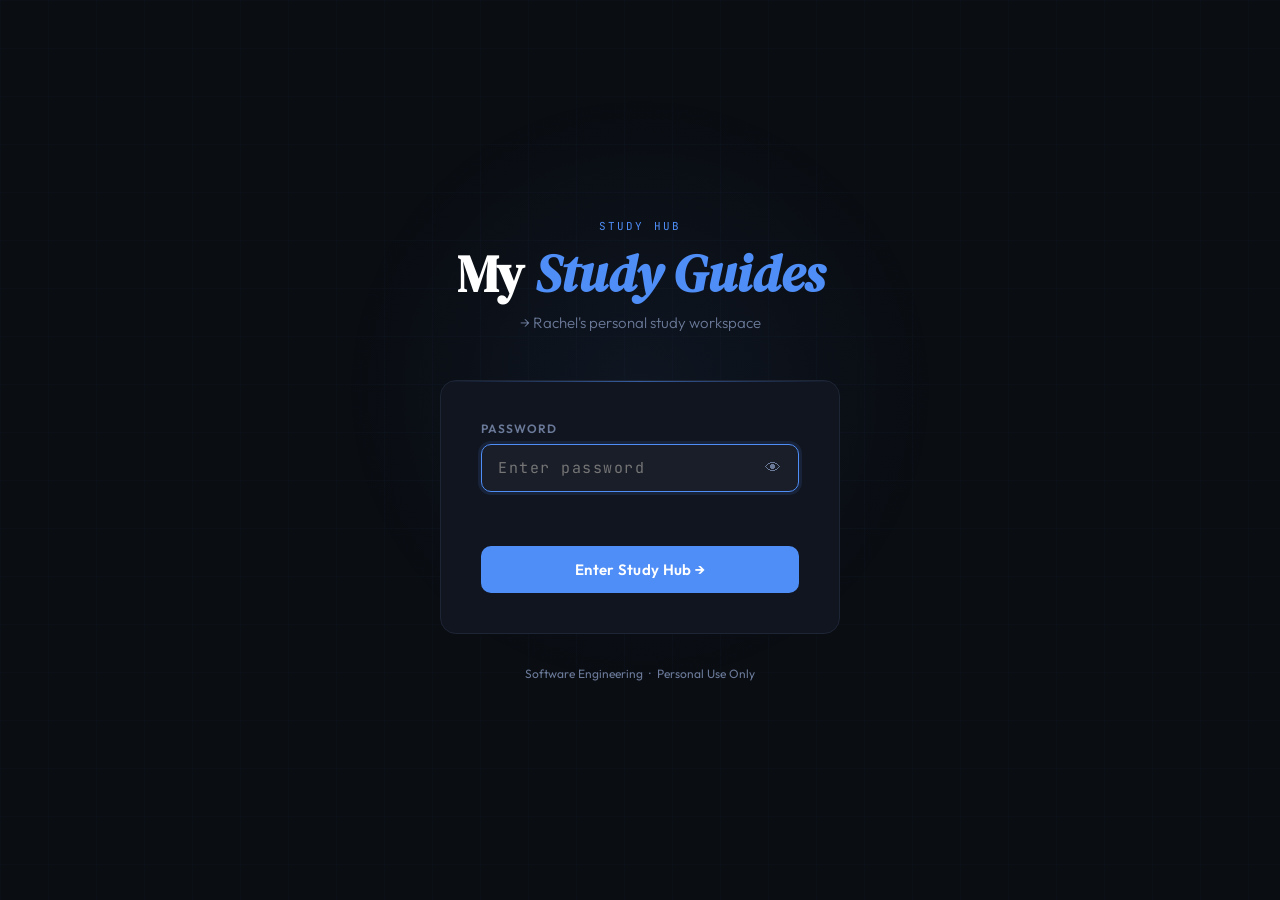
<file: guides/CIW_HTML5_CSS3_Study_Guide.html>
<!DOCTYPE html>
<html lang="en">
<head>
<meta charset="UTF-8">
<meta name="viewport" content="width=device-width, initial-scale=1.0">
<title>CIW Advanced HTML5 & CSS3 Specialist — Study Guide</title>
<link href="https://fonts.googleapis.com/css2?family=DM+Serif+Display:ital@0;1&family=JetBrains+Mono:wght@400;600&family=Outfit:wght@300;400;500;600;700&display=swap" rel="stylesheet">
<style>
  :root {
    --bg: #0d1117;
    --surface: #161b22;
    --surface2: #1e2530;
    --border: #30363d;
    --accent: #58a6ff;
    --accent2: #3fb950;
    --accent3: #f78166;
    --accent4: #d2a8ff;
    --accent5: #ffa657;
    --text: #e6edf3;
    --text-muted: #8b949e;
    --text-dim: #484f58;
    --heading: #f0f6fc;
  }

  * { box-sizing: border-box; margin: 0; padding: 0; }

  body {
    background: var(--bg);
    color: var(--text);
    font-family: 'Outfit', sans-serif;
    font-weight: 400;
    line-height: 1.7;
    font-size: 15px;
  }

  /* ── HEADER ── */
  #header {
    background: linear-gradient(135deg, #0d1117 0%, #161b22 50%, #1a1f2e 100%);
    border-bottom: 1px solid var(--border);
    padding: 48px 40px 40px;
    position: relative;
    overflow: hidden;
  }
  #header::before {
    content: '';
    position: absolute;
    top: -80px; right: -80px;
    width: 400px; height: 400px;
    background: radial-gradient(circle, rgba(88,166,255,0.08) 0%, transparent 70%);
    pointer-events: none;
  }
  .exam-badge {
    display: inline-flex;
    align-items: center;
    gap: 8px;
    background: rgba(88,166,255,0.1);
    border: 1px solid rgba(88,166,255,0.3);
    border-radius: 6px;
    padding: 4px 12px;
    font-family: 'JetBrains Mono', monospace;
    font-size: 12px;
    color: var(--accent);
    margin-bottom: 16px;
  }
  h1 {
    font-family: 'DM Serif Display', serif;
    font-size: clamp(28px, 4vw, 48px);
    color: var(--heading);
    line-height: 1.2;
    margin-bottom: 8px;
  }
  h1 span { color: var(--accent); font-style: italic; }
  .subtitle {
    color: var(--text-muted);
    font-size: 16px;
    margin-bottom: 24px;
  }
  .exam-meta {
    display: flex;
    flex-wrap: wrap;
    gap: 16px;
    margin-top: 24px;
  }
  .meta-chip {
    background: var(--surface2);
    border: 1px solid var(--border);
    border-radius: 8px;
    padding: 8px 16px;
    font-size: 13px;
  }
  .meta-chip strong { color: var(--heading); display: block; font-size: 16px; }
  .meta-chip span { color: var(--text-muted); font-size: 12px; }

  /* ── NAV ── */
  #nav {
    background: var(--surface);
    border-bottom: 1px solid var(--border);
    padding: 0 40px;
    position: sticky;
    top: 0;
    z-index: 100;
    display: flex;
    gap: 0;
    overflow-x: auto;
  }
  .nav-btn {
    background: none;
    border: none;
    border-bottom: 3px solid transparent;
    color: var(--text-muted);
    cursor: pointer;
    font-family: 'Outfit', sans-serif;
    font-size: 14px;
    font-weight: 500;
    padding: 14px 18px;
    white-space: nowrap;
    transition: color 0.2s, border-color 0.2s;
  }
  .nav-btn:hover { color: var(--text); }
  .nav-btn.active { color: var(--accent); border-bottom-color: var(--accent); }

  /* ── MAIN ── */
  #main { max-width: 1100px; margin: 0 auto; padding: 40px; }

  .section { display: none; }
  .section.active { display: block; }

  /* ── DOMAIN CARDS ── */
  .domain-grid {
    display: grid;
    grid-template-columns: repeat(auto-fill, minmax(300px, 1fr));
    gap: 16px;
    margin-bottom: 40px;
  }
  .domain-card {
    background: var(--surface);
    border: 1px solid var(--border);
    border-radius: 12px;
    padding: 20px;
    cursor: pointer;
    transition: border-color 0.2s, transform 0.15s;
    position: relative;
    overflow: hidden;
  }
  .domain-card:hover { border-color: var(--accent); transform: translateY(-2px); }
  .domain-card::before {
    content: '';
    position: absolute;
    top: 0; left: 0; right: 0;
    height: 3px;
  }
  .d1::before { background: var(--accent); }
  .d2::before { background: var(--accent2); }
  .d3::before { background: var(--accent4); }
  .d4::before { background: var(--accent5); }
  .d5::before { background: var(--accent3); }
  .d6::before { background: #79c0ff; }
  .d7::before { background: #56d364; }
  .d8::before { background: #ffa657; }
  .d9::before { background: #ff7b72; }
  .d10::before { background: #d2a8ff; }

  .domain-num {
    font-family: 'JetBrains Mono', monospace;
    font-size: 11px;
    color: var(--text-dim);
    margin-bottom: 4px;
  }
  .domain-card h3 {
    font-size: 15px;
    font-weight: 600;
    color: var(--heading);
    margin-bottom: 8px;
  }
  .domain-card p { font-size: 13px; color: var(--text-muted); }

  /* ── CONTENT PANELS ── */
  .content-panel { display: none; }
  .content-panel.open { display: block; }

  .panel-header {
    background: var(--surface);
    border: 1px solid var(--border);
    border-radius: 12px 12px 0 0;
    padding: 20px 24px;
    display: flex;
    align-items: center;
    justify-content: space-between;
    cursor: pointer;
    margin-top: 12px;
  }
  .panel-header h2 {
    font-family: 'DM Serif Display', serif;
    font-size: 22px;
    color: var(--heading);
  }
  .panel-close {
    background: var(--surface2);
    border: 1px solid var(--border);
    border-radius: 6px;
    color: var(--text-muted);
    cursor: pointer;
    font-size: 18px;
    width: 32px; height: 32px;
    display: flex; align-items: center; justify-content: center;
  }
  .panel-body {
    background: var(--surface);
    border: 1px solid var(--border);
    border-top: none;
    border-radius: 0 0 12px 12px;
    padding: 24px;
  }

  /* ── STUDY CONTENT STYLES ── */
  .study-h3 {
    font-family: 'DM Serif Display', serif;
    font-size: 18px;
    color: var(--heading);
    margin: 24px 0 10px;
    border-left: 3px solid var(--accent);
    padding-left: 12px;
  }
  .study-h4 {
    font-size: 14px;
    font-weight: 600;
    color: var(--accent);
    margin: 16px 0 6px;
    text-transform: uppercase;
    letter-spacing: 0.05em;
  }
  .key-concept {
    background: rgba(88,166,255,0.06);
    border: 1px solid rgba(88,166,255,0.2);
    border-radius: 8px;
    padding: 16px;
    margin: 12px 0;
    font-size: 14px;
  }
  .key-concept strong { color: var(--accent); }
  .warning-box {
    background: rgba(247,129,102,0.06);
    border: 1px solid rgba(247,129,102,0.3);
    border-radius: 8px;
    padding: 14px 16px;
    margin: 12px 0;
    font-size: 14px;
  }
  .warning-box::before { content: '⚠ '; color: var(--accent3); }
  .tip-box {
    background: rgba(63,185,80,0.06);
    border: 1px solid rgba(63,185,80,0.2);
    border-radius: 8px;
    padding: 14px 16px;
    margin: 12px 0;
    font-size: 14px;
  }
  .tip-box::before { content: '💡 '; }

  code {
    background: var(--surface2);
    border: 1px solid var(--border);
    border-radius: 4px;
    font-family: 'JetBrains Mono', monospace;
    font-size: 13px;
    padding: 2px 6px;
    color: #79c0ff;
  }
  pre {
    background: #010409;
    border: 1px solid var(--border);
    border-radius: 8px;
    overflow-x: auto;
    padding: 16px;
    margin: 12px 0;
    font-family: 'JetBrains Mono', monospace;
    font-size: 13px;
    line-height: 1.6;
  }
  .kw { color: #ff7b72; }
  .attr { color: #79c0ff; }
  .val { color: #a5d6ff; }
  .str { color: #a5d6ff; }
  .cm { color: #8b949e; font-style: italic; }
  .tag { color: #7ee787; }
  .prop { color: #79c0ff; }
  .num { color: #ffa657; }
  .fn { color: #d2a8ff; }

  ul.study-list, ol.study-list {
    padding-left: 20px;
    margin: 8px 0 12px;
  }
  ul.study-list li, ol.study-list li {
    margin-bottom: 6px;
    font-size: 14px;
    color: var(--text);
  }
  ul.study-list li::marker { color: var(--accent); }

  .two-col {
    display: grid;
    grid-template-columns: 1fr 1fr;
    gap: 16px;
    margin: 12px 0;
  }
  @media (max-width: 640px) { .two-col { grid-template-columns: 1fr; } }

  .mini-card {
    background: var(--surface2);
    border: 1px solid var(--border);
    border-radius: 8px;
    padding: 14px;
    font-size: 13px;
  }
  .mini-card strong { color: var(--heading); display: block; margin-bottom: 4px; }

  table.study-table {
    width: 100%;
    border-collapse: collapse;
    font-size: 13px;
    margin: 12px 0;
  }
  table.study-table th {
    background: var(--surface2);
    border: 1px solid var(--border);
    color: var(--heading);
    font-weight: 600;
    padding: 8px 12px;
    text-align: left;
  }
  table.study-table td {
    border: 1px solid var(--border);
    padding: 8px 12px;
    vertical-align: top;
  }
  table.study-table tr:nth-child(even) td { background: rgba(255,255,255,0.02); }

  /* ── PRACTICE EXAM ── */
  #exam-section { display: none; }
  #exam-section.active { display: block; }

  .exam-controls {
    display: flex;
    align-items: center;
    justify-content: space-between;
    flex-wrap: wrap;
    gap: 16px;
    margin-bottom: 24px;
  }
  .timer-bar {
    background: var(--surface);
    border: 1px solid var(--border);
    border-radius: 8px;
    padding: 10px 20px;
    font-family: 'JetBrains Mono', monospace;
    font-size: 20px;
    color: var(--accent);
  }
  .timer-bar.warning { color: var(--accent3); border-color: rgba(247,129,102,0.4); }

  .progress-wrap {
    background: var(--surface2);
    border-radius: 4px;
    height: 6px;
    width: 100%;
    margin-bottom: 24px;
    overflow: hidden;
  }
  .progress-fill {
    background: linear-gradient(90deg, var(--accent), var(--accent4));
    height: 100%;
    transition: width 0.3s;
  }

  .question-card {
    background: var(--surface);
    border: 1px solid var(--border);
    border-radius: 12px;
    padding: 24px;
    margin-bottom: 20px;
    display: none;
  }
  .question-card.active { display: block; }

  .q-num {
    font-family: 'JetBrains Mono', monospace;
    font-size: 11px;
    color: var(--text-dim);
    margin-bottom: 4px;
  }
  .q-domain-tag {
    display: inline-block;
    font-size: 11px;
    padding: 2px 8px;
    border-radius: 4px;
    margin-bottom: 10px;
    font-weight: 600;
    letter-spacing: 0.03em;
  }
  .q-text {
    font-size: 16px;
    color: var(--heading);
    margin-bottom: 20px;
    line-height: 1.6;
  }
  .options { display: flex; flex-direction: column; gap: 10px; }
  .opt-btn {
    background: var(--surface2);
    border: 1px solid var(--border);
    border-radius: 8px;
    color: var(--text);
    cursor: pointer;
    font-family: 'Outfit', sans-serif;
    font-size: 14px;
    padding: 12px 16px;
    text-align: left;
    transition: all 0.15s;
    display: flex;
    gap: 12px;
    align-items: flex-start;
  }
  .opt-btn:hover:not(:disabled) { border-color: var(--accent); background: rgba(88,166,255,0.08); }
  .opt-btn .opt-letter {
    background: var(--border);
    border-radius: 4px;
    color: var(--text-muted);
    font-family: 'JetBrains Mono', monospace;
    font-size: 12px;
    font-weight: 600;
    flex-shrink: 0;
    width: 24px; height: 24px;
    display: flex; align-items: center; justify-content: center;
    margin-top: 1px;
  }
  .opt-btn.correct { border-color: var(--accent2); background: rgba(63,185,80,0.1); }
  .opt-btn.correct .opt-letter { background: var(--accent2); color: #000; }
  .opt-btn.wrong { border-color: var(--accent3); background: rgba(247,129,102,0.1); }
  .opt-btn.wrong .opt-letter { background: var(--accent3); color: #000; }
  .opt-btn:disabled { cursor: default; }

  .explanation {
    background: rgba(88,166,255,0.06);
    border: 1px solid rgba(88,166,255,0.2);
    border-radius: 8px;
    padding: 14px 16px;
    font-size: 13px;
    margin-top: 14px;
    display: none;
  }
  .explanation.show { display: block; }
  .explanation strong { color: var(--accent); }

  .exam-nav {
    display: flex;
    align-items: center;
    justify-content: space-between;
    margin-top: 20px;
  }
  .btn {
    background: var(--accent);
    border: none;
    border-radius: 8px;
    color: #000;
    cursor: pointer;
    font-family: 'Outfit', sans-serif;
    font-size: 14px;
    font-weight: 600;
    padding: 10px 20px;
    transition: opacity 0.2s;
  }
  .btn:hover { opacity: 0.85; }
  .btn.secondary {
    background: var(--surface2);
    border: 1px solid var(--border);
    color: var(--text);
  }
  .btn.danger { background: var(--accent3); }
  .btn:disabled { opacity: 0.4; cursor: not-allowed; }

  .q-status-row {
    display: flex;
    flex-wrap: wrap;
    gap: 6px;
    margin: 16px 0;
  }
  .q-dot {
    width: 28px; height: 28px;
    border-radius: 6px;
    background: var(--surface2);
    border: 1px solid var(--border);
    cursor: pointer;
    font-size: 11px;
    font-family: 'JetBrains Mono', monospace;
    color: var(--text-muted);
    display: flex; align-items: center; justify-content: center;
    transition: all 0.15s;
  }
  .q-dot:hover { border-color: var(--accent); color: var(--accent); }
  .q-dot.answered { background: rgba(88,166,255,0.15); border-color: var(--accent); color: var(--accent); }
  .q-dot.current { background: var(--accent); color: #000; border-color: var(--accent); }
  .q-dot.correct-dot { background: rgba(63,185,80,0.2); border-color: var(--accent2); color: var(--accent2); }
  .q-dot.wrong-dot { background: rgba(247,129,102,0.15); border-color: var(--accent3); color: var(--accent3); }

  /* ── RESULTS ── */
  #results { display: none; }
  #results.show { display: block; }

  .result-header {
    text-align: center;
    padding: 40px 20px 32px;
  }
  .result-score {
    font-family: 'DM Serif Display', serif;
    font-size: 72px;
    color: var(--heading);
    line-height: 1;
  }
  .result-score span { color: var(--accent); }
  .result-label {
    font-size: 18px;
    color: var(--text-muted);
    margin-top: 8px;
  }
  .pass-badge {
    display: inline-block;
    border-radius: 8px;
    font-size: 14px;
    font-weight: 700;
    margin-top: 12px;
    padding: 6px 20px;
    letter-spacing: 0.05em;
    text-transform: uppercase;
  }
  .pass-badge.pass { background: rgba(63,185,80,0.15); border: 1px solid var(--accent2); color: var(--accent2); }
  .pass-badge.fail { background: rgba(247,129,102,0.12); border: 1px solid var(--accent3); color: var(--accent3); }

  .result-breakdown {
    display: grid;
    grid-template-columns: repeat(auto-fill, minmax(220px, 1fr));
    gap: 12px;
    margin: 24px 0;
  }
  .breakdown-card {
    background: var(--surface);
    border: 1px solid var(--border);
    border-radius: 10px;
    padding: 14px 16px;
  }
  .breakdown-card .d-name { font-size: 12px; color: var(--text-muted); margin-bottom: 4px; }
  .breakdown-card .d-score { font-size: 20px; font-weight: 700; color: var(--heading); }
  .breakdown-card .d-bar { background: var(--surface2); border-radius: 3px; height: 4px; margin-top: 6px; overflow: hidden; }
  .breakdown-card .d-fill { height: 100%; background: var(--accent); border-radius: 3px; }

  /* ── FLASHCARDS ── */
  .fc-wrap {
    perspective: 1000px;
    width: 100%;
    max-width: 600px;
    margin: 0 auto;
    height: 260px;
    cursor: pointer;
  }
  .fc-inner {
    position: relative;
    width: 100%; height: 100%;
    transform-style: preserve-3d;
    transition: transform 0.5s;
  }
  .fc-inner.flipped { transform: rotateY(180deg); }
  .fc-front, .fc-back {
    position: absolute;
    width: 100%; height: 100%;
    backface-visibility: hidden;
    border-radius: 12px;
    display: flex;
    align-items: center;
    justify-content: center;
    padding: 24px;
    text-align: center;
  }
  .fc-front {
    background: var(--surface);
    border: 1px solid var(--border);
    flex-direction: column;
    gap: 12px;
  }
  .fc-front .fc-label { font-size: 11px; color: var(--text-dim); font-family: 'JetBrains Mono', monospace; }
  .fc-front .fc-q { font-size: 18px; color: var(--heading); font-family: 'DM Serif Display', serif; line-height: 1.4; }
  .fc-back {
    background: var(--surface2);
    border: 1px solid rgba(88,166,255,0.3);
    transform: rotateY(180deg);
    font-size: 15px;
    color: var(--text);
    line-height: 1.6;
    flex-direction: column;
    gap: 10px;
  }
  .fc-nav { display: flex; align-items: center; justify-content: space-between; max-width: 600px; margin: 16px auto 0; }
  .fc-counter { font-family: 'JetBrains Mono', monospace; font-size: 13px; color: var(--text-muted); }

  /* misc */
  .divider { border: none; border-top: 1px solid var(--border); margin: 24px 0; }
  .tag-row { display: flex; flex-wrap: wrap; gap: 6px; margin: 8px 0; }
  .tag { background: var(--surface2); border: 1px solid var(--border); border-radius: 4px; font-size: 12px; font-family: 'JetBrains Mono', monospace; padding: 2px 8px; color: var(--text-muted); }

  .section-intro { color: var(--text-muted); font-size: 15px; margin-bottom: 28px; line-height: 1.7; }
</style>
</head>
<body>

<div id="header">
  <div class="exam-badge">EXAM 1D0-720 &nbsp;·&nbsp; CIW CERTIFICATION</div>
  <h1>Advanced <span>HTML5 & CSS3</span> Specialist</h1>
  <p class="subtitle">Complete Study Guide — Web and Mobile Design Series</p>
  <div class="exam-meta">
    <div class="meta-chip"><strong>56</strong><span>Questions</span></div>
    <div class="meta-chip"><strong>75%</strong><span>Passing Score (42/56)</span></div>
    <div class="meta-chip"><strong>75 min</strong><span>Time Limit</span></div>
    <div class="meta-chip"><strong>10</strong><span>Domains</span></div>
    <div class="meta-chip"><strong>3 Years</strong><span>Certification Valid</span></div>
  </div>
</div>

<div id="nav">
  <button class="nav-btn active" onclick="showSection('study')">📚 Study Guide</button>
  <button class="nav-btn" onclick="showSection('exam')">🎯 Practice Exam</button>
  <button class="nav-btn" onclick="showSection('flash')">🃏 Flashcards</button>
  <button class="nav-btn" onclick="showSection('ref')">⚡ Quick Reference</button>
</div>

<div id="main">

<!-- ══════════════════════════ STUDY SECTION ══════════════════════════ -->
<div id="study-section" class="section active">
  <p class="section-intro">
    Click any domain card below to expand detailed study notes. Each domain maps directly to exam objectives for exam 1D0-720. Focus areas marked <strong style="color:var(--accent3)">★ High Priority</strong> appear most frequently on the exam.
  </p>

  <div class="domain-grid">
    <div class="domain-card d1" onclick="togglePanel('p1')">
      <div class="domain-num">DOMAIN 1 · 11 OBJECTIVES</div>
      <h3>HTML5 Essentials</h3>
      <p>Structure tags, multimedia elements, APIs, mobile design, validation</p>
    </div>
    <div class="domain-card d2" onclick="togglePanel('p2')">
      <div class="domain-num">DOMAIN 2 · 14 OBJECTIVES</div>
      <h3>CSS Technology & CSS3</h3>
      <p>Box model, positioning, selectors, RWD, mobile layouts</p>
    </div>
    <div class="domain-card d3" onclick="togglePanel('p3')">
      <div class="domain-num">DOMAIN 3 · 6 OBJECTIVES</div>
      <h3>Advanced CSS3 Techniques</h3>
      <p>Transforms, transitions, animations, SASS, menus, overlays</p>
    </div>
    <div class="domain-card d4" onclick="togglePanel('p4')">
      <div class="domain-num">DOMAIN 4 · 7 OBJECTIVES</div>
      <h3>Introduction to JavaScript</h3>
      <p>Variables, objects, expressions, operators, conditionals, loops</p>
    </div>
    <div class="domain-card d5" onclick="togglePanel('p5')">
      <div class="domain-num">DOMAIN 5 · 7 OBJECTIVES</div>
      <h3>JS Events, Functions & Methods</h3>
      <p>Event handlers, function definitions, promises, async/await</p>
    </div>
    <div class="domain-card d6" onclick="togglePanel('p6')">
      <div class="domain-num">DOMAIN 6 · 8 OBJECTIVES</div>
      <h3>Using HTML5 APIs</h3>
      <p>DOM, Canvas, Geolocation, Drag-Drop, File, History, jQuery</p>
    </div>
    <div class="domain-card d7" onclick="togglePanel('p7')">
      <div class="domain-num">DOMAIN 7 · 6 OBJECTIVES</div>
      <h3>Developing HTML5 Forms</h3>
      <p>Input types, datalist, output element, form attributes</p>
    </div>
    <div class="domain-card d8" onclick="togglePanel('p8')">
      <div class="domain-num">DOMAIN 8 · 4 OBJECTIVES</div>
      <h3>Completing & Validating Forms</h3>
      <p>HTML5 validation attributes, JS validation, form submission</p>
    </div>
    <div class="domain-card d9" onclick="togglePanel('p9')">
      <div class="domain-num">DOMAIN 9 · 8 OBJECTIVES</div>
      <h3>Copyright, Ethics & Legal</h3>
      <p>Accessibility (ADA/508), GDPR, HIPAA, copyright, netiquette</p>
    </div>
    <div class="domain-card d10" onclick="togglePanel('p10')">
      <div class="domain-num">DOMAIN 10 · 7 OBJECTIVES</div>
      <h3>Project Management</h3>
      <p>PM strategies, troubleshooting, critical thinking, leadership</p>
    </div>
  </div>

  <!-- ── DOMAIN 1 ── -->
  <div id="p1" class="content-panel">
    <div class="panel-header" onclick="togglePanel('p1')">
      <h2>Domain 1: HTML5 Essentials</h2>
      <button class="panel-close">✕</button>
    </div>
    <div class="panel-body">
      <div class="tip-box">The web development <strong>trifecta</strong>: HTML5 (structure), CSS3 (presentation), JavaScript (behavior). These three together are also called the "HTML5 Family."</div>

      <div class="study-h3">HTML5 Structure Elements (Semantic Tags)</div>
      <div class="study-h4">Key Semantic Elements</div>
      <div class="two-col">
        <div class="mini-card"><strong>&lt;header&gt;</strong>Page or section header; introductory content, navigation links</div>
        <div class="mini-card"><strong>&lt;nav&gt;</strong>Major navigation block; links to other pages or sections</div>
        <div class="mini-card"><strong>&lt;main&gt;</strong>Dominant content of the document; only ONE per page</div>
        <div class="mini-card"><strong>&lt;article&gt;</strong>Self-contained content (blog post, news item, comment)</div>
        <div class="mini-card"><strong>&lt;section&gt;</strong>Thematic grouping of content with a heading</div>
        <div class="mini-card"><strong>&lt;aside&gt;</strong>Tangentially related content; sidebar material</div>
        <div class="mini-card"><strong>&lt;footer&gt;</strong>Footer for its nearest sectioning ancestor</div>
        <div class="mini-card"><strong>&lt;figure&gt; / &lt;figcaption&gt;</strong>Self-contained figure with optional caption</div>
        <div class="mini-card"><strong>&lt;details&gt; / &lt;summary&gt;</strong>Disclosure widget; expandable content</div>
        <div class="mini-card"><strong>&lt;mark&gt;</strong>Highlighted/relevant text</div>
        <div class="mini-card"><strong>&lt;time&gt;</strong>Date/time with optional machine-readable <code>datetime</code> attr</div>
        <div class="mini-card"><strong>&lt;progress&gt;</strong>Completion progress of a task</div>
      </div>

      <div class="study-h3">HTML5 Multimedia Elements</div>
      <pre><span class="cm">&lt;!-- VIDEO element --&gt;</span>
<span class="tag">&lt;video</span> <span class="attr">width</span>=<span class="val">"640"</span> <span class="attr">height</span>=<span class="val">"360"</span> <span class="attr">controls</span> <span class="attr">autoplay</span> <span class="attr">loop</span> <span class="attr">muted</span> <span class="attr">poster</span>=<span class="val">"thumb.jpg"</span><span class="tag">&gt;</span>
  <span class="tag">&lt;source</span> <span class="attr">src</span>=<span class="val">"video.mp4"</span>  <span class="attr">type</span>=<span class="val">"video/mp4"</span><span class="tag">&gt;</span>
  <span class="tag">&lt;source</span> <span class="attr">src</span>=<span class="val">"video.webm"</span> <span class="attr">type</span>=<span class="val">"video/webm"</span><span class="tag">&gt;</span>
  Fallback text for unsupported browsers
<span class="tag">&lt;/video&gt;</span>

<span class="cm">&lt;!-- AUDIO element --&gt;</span>
<span class="tag">&lt;audio</span> <span class="attr">controls</span> <span class="attr">preload</span>=<span class="val">"metadata"</span><span class="tag">&gt;</span>
  <span class="tag">&lt;source</span> <span class="attr">src</span>=<span class="val">"audio.ogg"</span> <span class="attr">type</span>=<span class="val">"audio/ogg"</span><span class="tag">&gt;</span>
  <span class="tag">&lt;source</span> <span class="attr">src</span>=<span class="val">"audio.mp3"</span> <span class="attr">type</span>=<span class="val">"audio/mpeg"</span><span class="tag">&gt;</span>
<span class="tag">&lt;/audio&gt;</span>

<span class="cm">&lt;!-- CANVAS --&gt;</span>
<span class="tag">&lt;canvas</span> <span class="attr">id</span>=<span class="val">"myCanvas"</span> <span class="attr">width</span>=<span class="val">"500"</span> <span class="attr">height</span>=<span class="val">"300"</span><span class="tag">&gt;&lt;/canvas&gt;</span>

<span class="cm">&lt;!-- EMBED (legacy / SVG / plugins) --&gt;</span>
<span class="tag">&lt;embed</span> <span class="attr">src</span>=<span class="val">"file.pdf"</span> <span class="attr">type</span>=<span class="val">"application/pdf"</span> <span class="attr">width</span>=<span class="val">"800"</span> <span class="attr">height</span>=<span class="val">"600"</span><span class="tag">&gt;</span></pre>

      <div class="study-h4">Video Attribute Summary</div>
      <table class="study-table">
        <tr><th>Attribute</th><th>Purpose</th></tr>
        <tr><td><code>controls</code></td><td>Show browser-native playback controls</td></tr>
        <tr><td><code>autoplay</code></td><td>Start playing when page loads (usually needs <code>muted</code>)</td></tr>
        <tr><td><code>loop</code></td><td>Restart video when it ends</td></tr>
        <tr><td><code>muted</code></td><td>Mute audio (enables autoplay in most browsers)</td></tr>
        <tr><td><code>poster</code></td><td>Image shown before video plays</td></tr>
        <tr><td><code>preload</code></td><td><code>none</code> | <code>metadata</code> | <code>auto</code></td></tr>
      </table>

      <div class="study-h3">HTML5 Validation</div>
      <div class="key-concept">
        <strong>W3C Markup Validator:</strong> validator.w3.org — validates HTML5 documents. Identify and fix: missing doctype, unclosed tags, invalid attribute values, deprecated elements.
      </div>
      <div class="warning-box">Always include <code>&lt;!DOCTYPE html&gt;</code> to trigger standards mode (not quirks mode).</div>

      <div class="study-h3">Mobile Websites vs. Mobile Apps</div>
      <div class="two-col">
        <div class="mini-card"><strong>Mobile Website</strong>Accessible via browser, URL-based, no download required, easier to update, cross-platform</div>
        <div class="mini-card"><strong>Mobile App</strong>Downloaded/installed, access to device hardware (GPS, camera), works offline, better performance, platform-specific</div>
      </div>

      <div class="study-h3">Universal Markup Creation</div>
      <ul class="study-list">
        <li>Write valid, well-formed HTML that works across all browsers and devices</li>
        <li>Separate structure (HTML), presentation (CSS), and behavior (JS)</li>
        <li>Use semantic elements for screen readers and SEO</li>
        <li>Design progressively: basic functionality works without CSS/JS</li>
      </ul>
    </div>
  </div>

  <!-- ── DOMAIN 2 ── -->
  <div id="p2" class="content-panel">
    <div class="panel-header" onclick="togglePanel('p2')">
      <h2>Domain 2: CSS Technology & CSS3</h2>
      <button class="panel-close">✕</button>
    </div>
    <div class="panel-body">
      <div class="study-h3">CSS Box Model</div>
      <div class="key-concept">
        <strong>Content → Padding → Border → Margin</strong> (inside to outside)<br>
        <code>box-sizing: border-box</code> — width/height includes padding and border (recommended)<br>
        <code>box-sizing: content-box</code> — default; width/height = content only
      </div>

      <div class="study-h3">CSS Selectors Cheatsheet</div>
      <table class="study-table">
        <tr><th>Selector</th><th>Targets</th></tr>
        <tr><td><code>*</code></td><td>All elements (universal)</td></tr>
        <tr><td><code>element</code></td><td>All of that element type</td></tr>
        <tr><td><code>.class</code></td><td>Elements with that class</td></tr>
        <tr><td><code>#id</code></td><td>Single element with that ID</td></tr>
        <tr><td><code>A B</code></td><td>B that is a descendant of A</td></tr>
        <tr><td><code>A > B</code></td><td>B that is a direct child of A</td></tr>
        <tr><td><code>A + B</code></td><td>B immediately after A (adjacent sibling)</td></tr>
        <tr><td><code>A ~ B</code></td><td>All B siblings after A</td></tr>
        <tr><td><code>[attr]</code></td><td>Elements with that attribute</td></tr>
        <tr><td><code>[attr="val"]</code></td><td>Exact attribute value match</td></tr>
        <tr><td><code>:hover</code></td><td>Element being hovered</td></tr>
        <tr><td><code>:first-child</code></td><td>First child of its parent</td></tr>
        <tr><td><code>:nth-child(n)</code></td><td>nth child (use <code>odd</code>, <code>even</code>, or formula)</td></tr>
        <tr><td><code>::before / ::after</code></td><td>Pseudo-elements (CSS3)</td></tr>
      </table>

      <div class="study-h3">CSS Positioning</div>
      <div class="two-col">
        <div class="mini-card"><strong>static</strong>Default. Normal document flow. top/left/etc have no effect.</div>
        <div class="mini-card"><strong>relative</strong>Offset from its normal position. Still in document flow.</div>
        <div class="mini-card"><strong>absolute</strong>Removed from flow. Positioned relative to nearest non-static ancestor.</div>
        <div class="mini-card"><strong>fixed</strong>Removed from flow. Positioned relative to viewport. Stays on scroll.</div>
        <div class="mini-card"><strong>sticky</strong>Hybrid: relative until it hits scroll threshold, then fixed.</div>
        <div class="mini-card"><strong>float</strong>Element pushed left/right; text wraps around. Clear with <code>clear</code>.</div>
      </div>

      <div class="study-h3">CSS3 New Features</div>
      <pre><span class="cm">/* Rounded corners */</span>
<span class="prop">border-radius</span>: <span class="num">10px</span>;

<span class="cm">/* Box shadow */</span>
<span class="prop">box-shadow</span>: <span class="num">2px 4px 8px</span> rgba(<span class="num">0,0,0,0.3</span>);

<span class="cm">/* Text shadow */</span>
<span class="prop">text-shadow</span>: <span class="num">1px 1px 2px</span> #<span class="num">000</span>;

<span class="cm">/* Linear gradient background */</span>
<span class="prop">background</span>: <span class="fn">linear-gradient</span>(to right, #ff0000, #0000ff);

<span class="cm">/* Radial gradient */</span>
<span class="prop">background</span>: <span class="fn">radial-gradient</span>(circle, #fff, #000);

<span class="cm">/* Custom web fonts */</span>
<span class="kw">@font-face</span> {
  <span class="prop">font-family</span>: <span class="str">'MyFont'</span>;
  <span class="prop">src</span>: <span class="fn">url</span>(<span class="str">'myfont.woff2'</span>) <span class="fn">format</span>(<span class="str">'woff2'</span>);
}

<span class="cm">/* Multiple backgrounds */</span>
<span class="prop">background-image</span>: <span class="fn">url</span>(<span class="str">'top.png'</span>), <span class="fn">url</span>(<span class="str">'bottom.png'</span>);</pre>

      <div class="study-h3">Responsive Web Design (RWD)</div>
      <div class="key-concept">
        <strong>Three pillars of RWD (Ethan Marcotte):</strong>
        <ol class="study-list" style="margin-top:8px">
          <li><strong>Fluid grids</strong> — use percentages, not fixed pixels</li>
          <li><strong>Flexible images</strong> — <code>max-width: 100%</code></li>
          <li><strong>Media queries</strong> — apply different CSS at different viewport sizes</li>
        </ol>
      </div>
      <pre><span class="cm">/* Viewport meta tag — required for mobile RWD */</span>
<span class="tag">&lt;meta</span> <span class="attr">name</span>=<span class="val">"viewport"</span> <span class="attr">content</span>=<span class="val">"width=device-width, initial-scale=1.0"</span><span class="tag">&gt;</span>

<span class="cm">/* Media query examples */</span>
<span class="kw">@media</span> (max-width: <span class="num">768px</span>) {
  <span class="prop">body</span> { <span class="prop">font-size</span>: <span class="num">14px</span>; }
}

<span class="kw">@media</span> (min-width: <span class="num">1024px</span>) {
  .container { <span class="prop">max-width</span>: <span class="num">960px</span>; }
}

<span class="cm">/* Mobile-first approach (preferred) */</span>
<span class="prop">/* Base styles target mobile, then expand upward */</span></pre>

      <div class="study-h3">CSS Display Types</div>
      <table class="study-table">
        <tr><th>Value</th><th>Behavior</th></tr>
        <tr><td><code>block</code></td><td>Full width, starts on new line (div, p, h1-h6)</td></tr>
        <tr><td><code>inline</code></td><td>Only as wide as content, no block breaks (span, a, strong)</td></tr>
        <tr><td><code>inline-block</code></td><td>Inline positioning but accepts width/height</td></tr>
        <tr><td><code>flex</code></td><td>Flexbox container — modern 1D layout</td></tr>
        <tr><td><code>grid</code></td><td>Grid container — modern 2D layout</td></tr>
        <tr><td><code>none</code></td><td>Removes element from document entirely</td></tr>
      </table>
    </div>
  </div>

  <!-- ── DOMAIN 3 ── -->
  <div id="p3" class="content-panel">
    <div class="panel-header" onclick="togglePanel('p3')">
      <h2>Domain 3: Advanced CSS3 Techniques</h2>
      <button class="panel-close">✕</button>
    </div>
    <div class="panel-body">
      <div class="study-h3">CSS3 Transforms</div>
      <pre><span class="cm">/* 2D Transforms */</span>
.<span class="attr">box</span> {
  <span class="prop">transform</span>: <span class="fn">translate</span>(<span class="num">50px, 20px</span>);    <span class="cm">/* move */</span>
  <span class="prop">transform</span>: <span class="fn">rotate</span>(<span class="num">45deg</span>);            <span class="cm">/* rotate */</span>
  <span class="prop">transform</span>: <span class="fn">scale</span>(<span class="num">1.5</span>);               <span class="cm">/* scale (both axes) */</span>
  <span class="prop">transform</span>: <span class="fn">skew</span>(<span class="num">10deg, 5deg</span>);        <span class="cm">/* skew */</span>
  <span class="prop">transform</span>: <span class="fn">matrix</span>(<span class="num">1,0,0,1,50,20</span>);   <span class="cm">/* matrix() combines all */</span>
}

<span class="cm">/* 3D Transforms */</span>
.<span class="attr">box3d</span> {
  <span class="prop">transform</span>: <span class="fn">rotateX</span>(<span class="num">30deg</span>) <span class="fn">rotateY</span>(<span class="num">45deg</span>);
  <span class="prop">transform</span>: <span class="fn">perspective</span>(<span class="num">500px</span>) <span class="fn">translateZ</span>(<span class="num">100px</span>);
  <span class="prop">transform-origin</span>: center center;
}

<span class="cm">/* Set perspective on parent for children's 3D */</span>
.<span class="attr">parent</span> {
  <span class="prop">perspective</span>: <span class="num">1000px</span>;
  <span class="prop">transform-style</span>: preserve-3d;
}</pre>

      <div class="study-h3">CSS3 Transitions</div>
      <pre><span class="cm">/* Shorthand: property duration timing-function delay */</span>
.<span class="attr">btn</span> {
  <span class="prop">background</span>: blue;
  <span class="prop">transition</span>: <span class="str">background</span> <span class="num">0.3s</span> ease-in-out <span class="num">0s</span>;
}
.<span class="attr">btn</span>:hover { <span class="prop">background</span>: red; }

<span class="cm">/* Multiple transitions */</span>
.<span class="attr">card</span> {
  <span class="prop">transition</span>: <span class="str">transform</span> <span class="num">0.2s</span> ease, <span class="str">box-shadow</span> <span class="num">0.2s</span> ease;
}</pre>
      <div class="key-concept">
        <strong>Timing functions:</strong> <code>ease</code> (default) | <code>linear</code> | <code>ease-in</code> | <code>ease-out</code> | <code>ease-in-out</code> | <code>cubic-bezier()</code>
      </div>

      <div class="study-h3">CSS3 Animations</div>
      <pre><span class="cm">/* Define keyframes */</span>
<span class="kw">@keyframes</span> <span class="fn">slideIn</span> {
  <span class="num">0%</span>   { <span class="prop">transform</span>: <span class="fn">translateX</span>(<span class="num">-100px</span>); <span class="prop">opacity</span>: <span class="num">0</span>; }
  <span class="num">100%</span> { <span class="prop">transform</span>: <span class="fn">translateX</span>(<span class="num">0</span>); <span class="prop">opacity</span>: <span class="num">1</span>; }
}

<span class="cm">/* Apply animation */</span>
.<span class="attr">element</span> {
  <span class="prop">animation-name</span>: slideIn;
  <span class="prop">animation-duration</span>: <span class="num">1s</span>;
  <span class="prop">animation-timing-function</span>: ease-out;
  <span class="prop">animation-delay</span>: <span class="num">0.5s</span>;
  <span class="prop">animation-iteration-count</span>: infinite;  <span class="cm">/* or a number */</span>
  <span class="prop">animation-direction</span>: alternate;         <span class="cm">/* normal | reverse | alternate */</span>
  <span class="prop">animation-fill-mode</span>: forwards;           <span class="cm">/* none | forwards | backwards | both */</span>
  <span class="cm">/* Shorthand: */</span>
  <span class="prop">animation</span>: slideIn <span class="num">1s</span> ease-out <span class="num">0.5s</span> infinite alternate forwards;
}</pre>

      <div class="study-h3">SASS (Syntactically Awesome Style Sheets)</div>
      <div class="key-concept">
        SASS is a <strong>CSS preprocessor</strong> — it extends CSS with features not available natively, then <em>compiles</em> to standard CSS.
        <br><br>
        <strong>Key features:</strong> Variables (<code>$primary: #333</code>), Nesting, Mixins, Partials &amp; Imports, Inheritance (<code>@extend</code>), Operators (math in CSS)
      </div>
      <div class="warning-box">SASS is NOT a browser technology — it requires compilation to CSS before use.</div>
    </div>
  </div>

  <!-- ── DOMAIN 4 ── -->
  <div id="p4" class="content-panel">
    <div class="panel-header" onclick="togglePanel('p4')">
      <h2>Domain 4: Introduction to JavaScript</h2>
      <button class="panel-close">✕</button>
    </div>
    <div class="panel-body">
      <div class="study-h3">Embedding JavaScript</div>
      <pre><span class="cm">&lt;!-- Inline (avoid for production) --&gt;</span>
<span class="tag">&lt;button</span> <span class="attr">onclick</span>=<span class="val">"alert('clicked')"</span><span class="tag">&gt;</span>Click<span class="tag">&lt;/button&gt;</span>

<span class="cm">&lt;!-- Internal script --&gt;</span>
<span class="tag">&lt;script&gt;</span>
  <span class="fn">console</span>.<span class="fn">log</span>(<span class="str">"Hello World"</span>);
<span class="tag">&lt;/script&gt;</span>

<span class="cm">&lt;!-- External file (preferred — place before &lt;/body&gt; or use defer) --&gt;</span>
<span class="tag">&lt;script</span> <span class="attr">src</span>=<span class="val">"app.js"</span> <span class="attr">defer</span><span class="tag">&gt;&lt;/script&gt;</span></pre>

      <div class="study-h3">Variables & Data Types</div>
      <pre><span class="kw">var</span>   name = <span class="str">"Rachel"</span>;  <span class="cm">// function-scoped, hoisted, can redeclare</span>
<span class="kw">let</span>   age  = <span class="num">30</span>;        <span class="cm">// block-scoped, NOT hoisted, no redeclare</span>
<span class="kw">const</span> PI   = <span class="num">3.14</span>;     <span class="cm">// block-scoped, must initialize, immutable binding</span>

<span class="cm">// Data types</span>
<span class="kw">typeof</span> <span class="str">"hello"</span>     <span class="cm">// "string"</span>
<span class="kw">typeof</span> <span class="num">42</span>          <span class="cm">// "number"</span>
<span class="kw">typeof</span> <span class="kw">true</span>        <span class="cm">// "boolean"</span>
<span class="kw">typeof</span> <span class="kw">undefined</span>   <span class="cm">// "undefined"</span>
<span class="kw">typeof</span> <span class="kw">null</span>        <span class="cm">// "object" (known quirk!)</span>
<span class="kw">typeof</span> {}          <span class="cm">// "object"</span>
<span class="kw">typeof</span> []          <span class="cm">// "object"</span>
<span class="kw">typeof</span> <span class="fn">function</span>(){} <span class="cm">// "function"</span></pre>

      <div class="study-h3">Operators & Control Flow</div>
      <pre><span class="cm">// Comparison operators</span>
==   <span class="cm">// equality (loose — type coercion)</span>
===  <span class="cm">// strict equality (no coercion) ← PREFER THIS</span>
!=   <span class="cm">// not equal (loose)</span>
!==  <span class="cm">// strict not equal</span>

<span class="cm">// Conditional</span>
<span class="kw">if</span> (score >= <span class="num">75</span>) {
  <span class="fn">console</span>.<span class="fn">log</span>(<span class="str">"Pass"</span>);
} <span class="kw">else if</span> (score >= <span class="num">60</span>) {
  <span class="fn">console</span>.<span class="fn">log</span>(<span class="str">"Near miss"</span>);
} <span class="kw">else</span> {
  <span class="fn">console</span>.<span class="fn">log</span>(<span class="str">"Fail"</span>);
}

<span class="cm">// Ternary</span>
<span class="kw">let</span> result = (score >= <span class="num">75</span>) ? <span class="str">"Pass"</span> : <span class="str">"Fail"</span>;

<span class="cm">// Loops</span>
<span class="kw">for</span> (<span class="kw">let</span> i = <span class="num">0</span>; i < <span class="num">10</span>; i++) { ... }
<span class="kw">while</span> (condition) { ... }
<span class="kw">do</span> { ... } <span class="kw">while</span> (condition);
<span class="kw">for</span> (<span class="kw">let</span> item <span class="kw">of</span> array) { ... }   <span class="cm">// iterates values</span>
<span class="kw">for</span> (<span class="kw">let</span> key <span class="kw">in</span> object) { ... }   <span class="cm">// iterates keys</span></pre>

      <div class="study-h3">Arrays</div>
      <pre><span class="kw">const</span> arr = [<span class="num">1</span>, <span class="num">2</span>, <span class="num">3</span>];
arr.<span class="fn">push</span>(<span class="num">4</span>);         <span class="cm">// add to end</span>
arr.<span class="fn">pop</span>();           <span class="cm">// remove from end</span>
arr.<span class="fn">shift</span>();         <span class="cm">// remove from front</span>
arr.<span class="fn">unshift</span>(<span class="num">0</span>);     <span class="cm">// add to front</span>
arr.<span class="fn">length</span>;          <span class="cm">// number of elements</span>
arr.<span class="fn">map</span>(x => x*<span class="num">2</span>);   <span class="cm">// transform each element</span>
arr.<span class="fn">filter</span>(x => x><span class="num">2</span>); <span class="cm">// filter elements</span>
arr.<span class="fn">forEach</span>(fn);     <span class="cm">// iterate (no return)</span>
arr.<span class="fn">find</span>(fn);        <span class="cm">// first matching element</span>
arr.<span class="fn">indexOf</span>(val);    <span class="cm">// find index</span></pre>
    </div>
  </div>

  <!-- ── DOMAIN 5 ── -->
  <div id="p5" class="content-panel">
    <div class="panel-header" onclick="togglePanel('p5')">
      <h2>Domain 5: JS Events, Functions & Methods</h2>
      <button class="panel-close">✕</button>
    </div>
    <div class="panel-body">
      <div class="study-h3">Event Handlers</div>
      <pre><span class="cm">// Method 1: HTML attribute (avoid)</span>
<span class="tag">&lt;button</span> <span class="attr">onclick</span>=<span class="val">"handleClick()"</span><span class="tag">&gt;</span>Click<span class="tag">&lt;/button&gt;</span>

<span class="cm">// Method 2: DOM property</span>
document.<span class="fn">getElementById</span>(<span class="str">"btn"</span>).onclick = <span class="fn">handleClick</span>;

<span class="cm">// Method 3: addEventListener (preferred)</span>
element.<span class="fn">addEventListener</span>(<span class="str">"click"</span>, <span class="fn">handleClick</span>);
element.<span class="fn">addEventListener</span>(<span class="str">"click"</span>, <span class="fn">handleClick</span>, <span class="kw">false</span>); <span class="cm">// bubble phase</span>

<span class="cm">// Common events</span>
click | dblclick | mouseover | mouseout | mouseenter
keydown | keyup | keypress
load | DOMContentLoaded | resize | scroll
focus | blur | change | submit | input</pre>

      <div class="study-h3">Functions</div>
      <pre><span class="cm">// Function declaration (hoisted)</span>
<span class="kw">function</span> <span class="fn">greet</span>(name) {
  <span class="kw">return</span> <span class="str">`Hello, ${name}!`</span>;
}

<span class="cm">// Function expression (NOT hoisted)</span>
<span class="kw">const</span> greet = <span class="kw">function</span>(name) { <span class="kw">return</span> <span class="str">`Hello, ${name}!`</span>; };

<span class="cm">// Arrow function (ES6) — no own 'this'</span>
<span class="kw">const</span> <span class="fn">greet</span> = (name) => <span class="str">`Hello, ${name}!`</span>;

<span class="cm">// Closures — inner function retains access to outer scope</span>
<span class="kw">function</span> <span class="fn">counter</span>() {
  <span class="kw">let</span> count = <span class="num">0</span>;
  <span class="kw">return</span> <span class="kw">function</span>() { <span class="kw">return</span> ++count; };
}</pre>

      <div class="study-h3">Promises & Async/Await</div>
      <pre><span class="cm">// Promise</span>
<span class="kw">const</span> p = <span class="kw">new</span> <span class="fn">Promise</span>((resolve, reject) => {
  <span class="cm">// async work...</span>
  <span class="fn">resolve</span>(<span class="str">"success"</span>); <span class="cm">// or reject(new Error("fail"))</span>
});
p.<span class="fn">then</span>(val => <span class="fn">console</span>.<span class="fn">log</span>(val))
 .<span class="fn">catch</span>(err => <span class="fn">console</span>.<span class="fn">error</span>(err));

<span class="cm">// Async/Await (syntactic sugar over Promises)</span>
<span class="kw">async function</span> <span class="fn">fetchData</span>() {
  <span class="kw">try</span> {
    <span class="kw">const</span> response = <span class="kw">await</span> <span class="fn">fetch</span>(<span class="str">'https://api.example.com/data'</span>);
    <span class="kw">const</span> data = <span class="kw">await</span> response.<span class="fn">json</span>();
    <span class="kw">return</span> data;
  } <span class="kw">catch</span> (err) {
    <span class="fn">console</span>.<span class="fn">error</span>(err);
  }
}</pre>

      <div class="key-concept">
        <strong>Modules (ES6):</strong> Use <code>export</code> / <code>import</code> to share code across files. Script tags need <code>type="module"</code>.
      </div>
    </div>
  </div>

  <!-- ── DOMAIN 6 ── -->
  <div id="p6" class="content-panel">
    <div class="panel-header" onclick="togglePanel('p6')">
      <h2>Domain 6: Using HTML5 APIs</h2>
      <button class="panel-close">✕</button>
    </div>
    <div class="panel-body">
      <div class="study-h3">The DOM (Document Object Model)</div>
      <div class="key-concept">
        The DOM represents an HTML document as a <strong>tree of nodes</strong> that JavaScript can read and manipulate. The browser builds it automatically when a page loads.
      </div>
      <pre><span class="cm">// Selecting elements</span>
document.<span class="fn">getElementById</span>(<span class="str">"id"</span>)
document.<span class="fn">getElementsByClassName</span>(<span class="str">"class"</span>)  <span class="cm">// HTMLCollection</span>
document.<span class="fn">getElementsByTagName</span>(<span class="str">"div"</span>)      <span class="cm">// HTMLCollection</span>
document.<span class="fn">querySelector</span>(<span class="str">"#id .class"</span>)       <span class="cm">// first match</span>
document.<span class="fn">querySelectorAll</span>(<span class="str">".class"</span>)        <span class="cm">// NodeList</span>

<span class="cm">// Modifying</span>
el.<span class="prop">textContent</span> = <span class="str">"text"</span>;
el.<span class="prop">innerHTML</span> = <span class="str">"&lt;b&gt;bold&lt;/b&gt;"</span>;
el.<span class="fn">setAttribute</span>(<span class="str">"href"</span>, <span class="str">"url"</span>);
el.<span class="prop">style</span>.<span class="prop">color</span> = <span class="str">"red"</span>;
el.<span class="prop">classList</span>.<span class="fn">add</span>(<span class="str">"active"</span>);
el.<span class="prop">classList</span>.<span class="fn">remove</span>(<span class="str">"hidden"</span>);
el.<span class="prop">classList</span>.<span class="fn">toggle</span>(<span class="str">"open"</span>);

<span class="cm">// Creating/inserting elements</span>
<span class="kw">const</span> div = document.<span class="fn">createElement</span>(<span class="str">"div"</span>);
parent.<span class="fn">appendChild</span>(div);
parent.<span class="fn">removeChild</span>(child);</pre>

      <div class="study-h3">Canvas API</div>
      <pre><span class="kw">const</span> canvas = document.<span class="fn">getElementById</span>(<span class="str">"c"</span>);
<span class="kw">const</span> ctx = canvas.<span class="fn">getContext</span>(<span class="str">"2d"</span>);

ctx.<span class="prop">fillStyle</span> = <span class="str">"#ff0000"</span>;
ctx.<span class="fn">fillRect</span>(<span class="num">10, 10, 100, 50</span>);      <span class="cm">// x, y, width, height</span>
ctx.<span class="fn">strokeRect</span>(<span class="num">10, 10, 100, 50</span>);   <span class="cm">// outline only</span>
ctx.<span class="fn">clearRect</span>(<span class="num">0, 0, 500, 300</span>);     <span class="cm">// clear area</span>

ctx.<span class="fn">beginPath</span>();
ctx.<span class="fn">arc</span>(<span class="num">100, 100, 50, 0, Math.PI * 2</span>);  <span class="cm">// circle</span>
ctx.<span class="fn">fill</span>();

ctx.<span class="fn">drawImage</span>(img, x, y, w, h);     <span class="cm">// draw image to canvas</span></pre>

      <div class="study-h3">Geolocation API</div>
      <pre>navigator.<span class="prop">geolocation</span>.<span class="fn">getCurrentPosition</span>(
  (pos) => {
    <span class="fn">console</span>.<span class="fn">log</span>(pos.coords.latitude, pos.coords.longitude);
  },
  (err) => { <span class="fn">console</span>.<span class="fn">error</span>(err); }
);</pre>

      <div class="study-h3">XMLHttpRequest & jQuery AJAX</div>
      <pre><span class="cm">// XHR (XMLHttpRequest)</span>
<span class="kw">const</span> xhr = <span class="kw">new</span> <span class="fn">XMLHttpRequest</span>();
xhr.<span class="fn">open</span>(<span class="str">"GET"</span>, <span class="str">"data.json"</span>, <span class="kw">true</span>);   <span class="cm">// true = async</span>
xhr.<span class="prop">onreadystatechange</span> = <span class="kw">function</span>() {
  <span class="kw">if</span> (xhr.readyState === <span class="num">4</span> && xhr.status === <span class="num">200</span>) {
    <span class="fn">console</span>.<span class="fn">log</span>(<span class="fn">JSON</span>.<span class="fn">parse</span>(xhr.responseText));
  }
};
xhr.<span class="fn">send</span>();

<span class="cm">// jQuery AJAX</span>
$.<span class="fn">ajax</span>({ url: <span class="str">"data.json"</span>, success: (data) => <span class="fn">console</span>.<span class="fn">log</span>(data) });
$.<span class="fn">get</span>(<span class="str">"data.json"</span>, (data) => <span class="fn">console</span>.<span class="fn">log</span>(data));</pre>

      <div class="study-h4">XHR readyState values</div>
      <table class="study-table">
        <tr><th>Value</th><th>Meaning</th></tr>
        <tr><td>0</td><td>UNSENT — open() not called</td></tr>
        <tr><td>1</td><td>OPENED — open() called</td></tr>
        <tr><td>2</td><td>HEADERS_RECEIVED — send() called, headers received</td></tr>
        <tr><td>3</td><td>LOADING — response being received</td></tr>
        <tr><td>4</td><td>DONE — operation complete</td></tr>
      </table>
    </div>
  </div>

  <!-- ── DOMAIN 7 ── -->
  <div id="p7" class="content-panel">
    <div class="panel-header" onclick="togglePanel('p7')">
      <h2>Domain 7: Developing HTML5 Forms</h2>
      <button class="panel-close">✕</button>
    </div>
    <div class="panel-body">
      <div class="study-h3">HTML5 Input Types</div>
      <div class="two-col">
        <div>
          <div class="tag-row">
            <span class="tag">text</span><span class="tag">password</span><span class="tag">email</span><span class="tag">url</span>
            <span class="tag">tel</span><span class="tag">number</span><span class="tag">range</span><span class="tag">date</span>
            <span class="tag">time</span><span class="tag">datetime-local</span><span class="tag">month</span><span class="tag">week</span>
            <span class="tag">color</span><span class="tag">search</span><span class="tag">file</span><span class="tag">checkbox</span>
            <span class="tag">radio</span><span class="tag">submit</span><span class="tag">reset</span><span class="tag">button</span>
            <span class="tag">hidden</span><span class="tag">image</span>
          </div>
        </div>
        <div class="mini-card"><strong>Benefits of HTML5 input types</strong>Mobile browsers show the appropriate keyboard. Built-in validation. Better UX without JavaScript.</div>
      </div>

      <div class="study-h3">New HTML5 Form Elements</div>
      <pre><span class="cm">&lt;!-- datalist: suggested options for text input --&gt;</span>
<span class="tag">&lt;input</span> <span class="attr">list</span>=<span class="val">"browsers"</span> <span class="attr">name</span>=<span class="val">"browser"</span><span class="tag">&gt;</span>
<span class="tag">&lt;datalist</span> <span class="attr">id</span>=<span class="val">"browsers"</span><span class="tag">&gt;</span>
  <span class="tag">&lt;option</span> <span class="attr">value</span>=<span class="val">"Chrome"</span><span class="tag">&gt;</span>
  <span class="tag">&lt;option</span> <span class="attr">value</span>=<span class="val">"Firefox"</span><span class="tag">&gt;</span>
<span class="tag">&lt;/datalist&gt;</span>

<span class="cm">&lt;!-- output: result of a calculation --&gt;</span>
<span class="tag">&lt;input</span> <span class="attr">type</span>=<span class="val">"range"</span> <span class="attr">id</span>=<span class="val">"a"</span> <span class="attr">value</span>=<span class="val">"50"</span>
       <span class="attr">oninput</span>=<span class="val">"x.value=a.value"</span><span class="tag">&gt;</span>
<span class="tag">&lt;output</span> <span class="attr">name</span>=<span class="val">"x"</span> <span class="attr">for</span>=<span class="val">"a"</span><span class="tag">&gt;</span>50<span class="tag">&lt;/output&gt;</span>

<span class="cm">&lt;!-- fieldset and legend --&gt;</span>
<span class="tag">&lt;fieldset&gt;</span>
  <span class="tag">&lt;legend&gt;</span>Personal Info<span class="tag">&lt;/legend&gt;</span>
  <span class="tag">&lt;label</span> <span class="attr">for</span>=<span class="val">"name"</span><span class="tag">&gt;</span>Name:<span class="tag">&lt;/label&gt;</span>
  <span class="tag">&lt;input</span> <span class="attr">type</span>=<span class="val">"text"</span> <span class="attr">id</span>=<span class="val">"name"</span> <span class="attr">name</span>=<span class="val">"name"</span><span class="tag">&gt;</span>
<span class="tag">&lt;/fieldset&gt;</span></pre>
    </div>
  </div>

  <!-- ── DOMAIN 8 ── -->
  <div id="p8" class="content-panel">
    <div class="panel-header" onclick="togglePanel('p8')">
      <h2>Domain 8: Completing & Validating Forms</h2>
      <button class="panel-close">✕</button>
    </div>
    <div class="panel-body">
      <div class="study-h3">HTML5 Validation Attributes</div>
      <table class="study-table">
        <tr><th>Attribute</th><th>Purpose</th><th>Example</th></tr>
        <tr><td><code>required</code></td><td>Field must not be empty</td><td><code>&lt;input required&gt;</code></td></tr>
        <tr><td><code>minlength</code> / <code>maxlength</code></td><td>Character count limits</td><td><code>minlength="3"</code></td></tr>
        <tr><td><code>min</code> / <code>max</code></td><td>Number/date range</td><td><code>min="1" max="100"</code></td></tr>
        <tr><td><code>pattern</code></td><td>Regex pattern match</td><td><code>pattern="[A-Z]{3}"</code></td></tr>
        <tr><td><code>type</code></td><td>Built-in format validation</td><td><code>type="email"</code></td></tr>
        <tr><td><code>novalidate</code></td><td>Disable form-level validation</td><td>On <code>&lt;form&gt;</code></td></tr>
        <tr><td><code>autocomplete</code></td><td>on | off — browser autofill</td><td><code>autocomplete="off"</code></td></tr>
        <tr><td><code>placeholder</code></td><td>Hint text</td><td><code>placeholder="Enter email"</code></td></tr>
        <tr><td><code>autofocus</code></td><td>Auto-focus on page load</td><td><code>&lt;input autofocus&gt;</code></td></tr>
        <tr><td><code>disabled</code></td><td>Field not editable, not submitted</td><td><code>&lt;input disabled&gt;</code></td></tr>
        <tr><td><code>readonly</code></td><td>Not editable, but IS submitted</td><td><code>&lt;input readonly&gt;</code></td></tr>
      </table>

      <div class="study-h3">JavaScript Form Validation</div>
      <pre><span class="kw">const</span> form = document.<span class="fn">getElementById</span>(<span class="str">"myForm"</span>);
form.<span class="fn">addEventListener</span>(<span class="str">"submit"</span>, <span class="kw">function</span>(event) {
  <span class="kw">const</span> email = document.<span class="fn">getElementById</span>(<span class="str">"email"</span>).value;
  <span class="kw">const</span> regex = <span class="str">/^[^\s@]+@[^\s@]+\.[^\s@]+$/</span>;
  
  <span class="kw">if</span> (!regex.<span class="fn">test</span>(email)) {
    event.<span class="fn">preventDefault</span>();  <span class="cm">// stop submission</span>
    <span class="fn">alert</span>(<span class="str">"Invalid email address"</span>);
  }
});

<span class="cm">// Constraint Validation API</span>
input.<span class="prop">validity</span>.<span class="prop">valid</span>        <span class="cm">// true if all constraints pass</span>
input.<span class="prop">validity</span>.<span class="prop">valueMissing</span>  <span class="cm">// true if required and empty</span>
input.<span class="prop">validity</span>.<span class="prop">patternMismatch</span>
input.<span class="fn">setCustomValidity</span>(<span class="str">"Custom message"</span>);
input.<span class="fn">reportValidity</span>();</pre>

      <div class="warning-box">Always validate on the server side too — client-side validation can be bypassed!</div>
    </div>
  </div>

  <!-- ── DOMAIN 9 ── -->
  <div id="p9" class="content-panel">
    <div class="panel-header" onclick="togglePanel('p9')">
      <h2>Domain 9: Copyright, Ethics & Legal</h2>
      <button class="panel-close">✕</button>
    </div>
    <div class="panel-body">
      <div class="study-h3">Accessibility Standards</div>
      <div class="two-col">
        <div class="mini-card"><strong>ADA (Americans with Disabilities Act)</strong>Requires websites of public accommodations to be accessible. No specific technical standard mandated federally, but WCAG 2.1 AA is widely referenced.</div>
        <div class="mini-card"><strong>Section 508</strong>Federal law requiring US government agencies to make electronic and IT accessible to people with disabilities. References WCAG 2.0 AA.</div>
        <div class="mini-card"><strong>WCAG</strong>Web Content Accessibility Guidelines by W3C. Levels: A, AA, AAA. Four principles: Perceivable, Operable, Understandable, Robust (POUR)</div>
        <div class="mini-card"><strong>ARIA</strong>Accessible Rich Internet Applications — HTML attributes (<code>role</code>, <code>aria-label</code>, <code>aria-hidden</code>) that improve screen reader support</div>
      </div>

      <div class="study-h3">Privacy Laws</div>
      <table class="study-table">
        <tr><th>Law/Regulation</th><th>Scope</th><th>Key Points</th></tr>
        <tr><td><strong>GDPR</strong></td><td>EU residents</td><td>Consent required; right to erasure; data portability; notify breaches within 72 hrs</td></tr>
        <tr><td><strong>HIPAA</strong></td><td>US healthcare</td><td>Protects PHI (Protected Health Information); applies to covered entities</td></tr>
        <tr><td><strong>COPPA</strong></td><td>US children online</td><td>Parental consent required for data collection from children under 13</td></tr>
        <tr><td><strong>CCPA</strong></td><td>California residents</td><td>Right to know, delete, and opt-out of data sale</td></tr>
      </table>

      <div class="study-h3">Copyright in Web Development</div>
      <ul class="study-list">
        <li>Original creative works are automatically copyrighted — no registration required</li>
        <li><strong>Fair use</strong> allows limited use for commentary, education, news, parody</li>
        <li><strong>Creative Commons</strong> licenses allow controlled sharing</li>
        <li>Always obtain licenses for stock photos, fonts, and icons used commercially</li>
        <li>Open-source licenses (MIT, GPL, Apache) have specific requirements</li>
      </ul>

      <div class="study-h3">Web Security Basics</div>
      <ul class="study-list">
        <li><strong>HTTPS</strong> — encrypts data in transit via TLS/SSL; required for forms handling sensitive data</li>
        <li><strong>XSS (Cross-Site Scripting)</strong> — attacker injects malicious scripts; sanitize user input</li>
        <li><strong>CSRF (Cross-Site Request Forgery)</strong> — use tokens; check referrer headers</li>
        <li><strong>SQL Injection</strong> — use parameterized queries, never concatenate user input</li>
        <li><strong>Content Security Policy (CSP)</strong> — HTTP header restricting resource origins</li>
      </ul>
    </div>
  </div>

  <!-- ── DOMAIN 10 ── -->
  <div id="p10" class="content-panel">
    <div class="panel-header" onclick="togglePanel('p10')">
      <h2>Domain 10: Project Management & Critical Thinking</h2>
      <button class="panel-close">✕</button>
    </div>
    <div class="panel-body">
      <div class="study-h3">Web Project Management</div>
      <ul class="study-list">
        <li><strong>SDLC phases:</strong> Planning → Analysis → Design → Development → Testing → Deployment → Maintenance</li>
        <li><strong>Agile</strong> — iterative, flexible, cross-functional teams, user stories, sprints</li>
        <li><strong>Waterfall</strong> — sequential, rigid, each phase completes before next starts</li>
        <li><strong>Scrum</strong> — Agile framework; sprints (1–4 weeks); Daily standups; Product backlog; Sprint backlog</li>
      </ul>

      <div class="study-h3">Common Website Issues & Troubleshooting</div>
      <table class="study-table">
        <tr><th>Issue</th><th>Cause</th><th>Fix</th></tr>
        <tr><td>Broken links</td><td>URL changes, typos</td><td>Link checker tools</td></tr>
        <tr><td>Slow load times</td><td>Large images, render-blocking JS</td><td>Compress assets, async/defer scripts</td></tr>
        <tr><td>Cross-browser layout issues</td><td>CSS prefixes, non-standard features</td><td>Validate CSS; use autoprefixer</td></tr>
        <tr><td>Mobile display problems</td><td>Missing viewport meta tag</td><td>Add viewport meta; test in DevTools</td></tr>
        <tr><td>Form not submitting</td><td>JS error, missing action attribute</td><td>Check console; verify form attributes</td></tr>
      </table>
    </div>
  </div>

</div><!-- end study section -->

<!-- ══════════════════════════ EXAM SECTION ══════════════════════════ -->
<div id="exam-section" class="section">
  <div id="exam-start">
    <div style="max-width:560px">
      <h2 style="font-family:'DM Serif Display',serif; font-size:28px; color:var(--heading); margin-bottom:12px;">Practice Exam</h2>
      <p style="color:var(--text-muted); margin-bottom:24px; line-height:1.7;">
        This 56-question practice exam mirrors the structure of the CIW 1D0-720 certification exam. You'll have <strong style="color:var(--text)">75 minutes</strong>. A score of <strong style="color:var(--text)">75% (42/56)</strong> is required to pass.
      </p>
      <div style="display:flex; gap:12px; flex-wrap:wrap;">
        <button class="btn" onclick="startExam()">Start Exam ↗</button>
        <button class="btn secondary" onclick="startExamUntimed()">Untimed Practice</button>
      </div>
    </div>
  </div>

  <div id="exam-active" style="display:none">
    <div class="exam-controls">
      <div>
        <div style="font-size:13px; color:var(--text-muted); margin-bottom:4px;">Question <span id="q-current-num">1</span> of 56</div>
        <div class="q-status-row" id="q-dots"></div>
      </div>
      <div id="timer-display" class="timer-bar">75:00</div>
    </div>
    <div class="progress-wrap"><div class="progress-fill" id="progress-fill" style="width:0%"></div></div>

    <div id="questions-container"></div>

    <div class="exam-nav">
      <button class="btn secondary" id="btn-prev" onclick="prevQ()" disabled>← Previous</button>
      <div style="display:flex; gap:10px;">
        <button class="btn secondary" id="btn-submit-all" onclick="submitExam()">Submit Exam</button>
        <button class="btn" id="btn-next" onclick="nextQ()">Next →</button>
      </div>
    </div>
  </div>

  <div id="results">
    <div class="result-header">
      <div class="result-score" id="score-display">0<span>/56</span></div>
      <div class="result-label" id="pct-display">0% — </div>
      <div class="pass-badge" id="pass-badge">PASS</div>
    </div>
    <div class="result-breakdown" id="domain-breakdown"></div>
    <hr class="divider">
    <div id="review-answers"></div>
    <div style="margin-top:24px; display:flex; gap:12px;">
      <button class="btn" onclick="resetExam()">Try Again</button>
      <button class="btn secondary" onclick="showSection('study')">Back to Study Guide</button>
    </div>
  </div>
</div>

<!-- ══════════════════════════ FLASHCARDS ══════════════════════════ -->
<div id="flash-section" class="section">
  <h2 style="font-family:'DM Serif Display',serif; font-size:26px; color:var(--heading); margin-bottom:8px;">Flashcards</h2>
  <p class="section-intro">Click the card to reveal the answer. Use the arrows to navigate.</p>
  <div class="fc-wrap" onclick="flipCard()">
    <div class="fc-inner" id="fc-inner">
      <div class="fc-front">
        <div class="fc-label" id="fc-domain">DOMAIN 1</div>
        <div class="fc-q" id="fc-q">Loading...</div>
        <div style="font-size:12px; color:var(--text-dim); margin-top:8px;">Click to flip</div>
      </div>
      <div class="fc-back">
        <div id="fc-a">Answer loading...</div>
      </div>
    </div>
  </div>
  <div class="fc-nav">
    <button class="btn secondary" onclick="fcPrev()">← Prev</button>
    <div class="fc-counter"><span id="fc-num">1</span> / <span id="fc-total">1</span></div>
    <button class="btn secondary" onclick="fcNext()">Next →</button>
  </div>
</div>

<!-- ══════════════════════════ QUICK REF ══════════════════════════ -->
<div id="ref-section" class="section">
  <h2 style="font-family:'DM Serif Display',serif; font-size:26px; color:var(--heading); margin-bottom:16px;">Quick Reference</h2>

  <div class="study-h3">HTML5 Semantic Elements</div>
  <div class="tag-row">
    <span class="tag">&lt;header&gt;</span><span class="tag">&lt;nav&gt;</span><span class="tag">&lt;main&gt;</span>
    <span class="tag">&lt;article&gt;</span><span class="tag">&lt;section&gt;</span><span class="tag">&lt;aside&gt;</span>
    <span class="tag">&lt;footer&gt;</span><span class="tag">&lt;figure&gt;</span><span class="tag">&lt;figcaption&gt;</span>
    <span class="tag">&lt;details&gt;</span><span class="tag">&lt;summary&gt;</span><span class="tag">&lt;mark&gt;</span>
    <span class="tag">&lt;time&gt;</span><span class="tag">&lt;progress&gt;</span><span class="tag">&lt;meter&gt;</span>
  </div>

  <div class="study-h3">CSS Cascade Order (lowest → highest priority)</div>
  <ol class="study-list">
    <li>Browser default styles</li>
    <li>External stylesheet (<code>&lt;link&gt;</code>)</li>
    <li>Internal stylesheet (<code>&lt;style&gt;</code>)</li>
    <li>Inline styles (<code>style="..."</code>)</li>
    <li><code>!important</code> declarations</li>
  </ol>
  <div class="tip-box">Specificity also matters: ID (100) &gt; Class/Pseudo-class/Attribute (10) &gt; Element/Pseudo-element (1)</div>

  <div class="study-h3">HTTP Status Codes</div>
  <table class="study-table">
    <tr><th>Code</th><th>Meaning</th></tr>
    <tr><td>200</td><td>OK — success</td></tr>
    <tr><td>301</td><td>Moved Permanently — redirect</td></tr>
    <tr><td>400</td><td>Bad Request</td></tr>
    <tr><td>401</td><td>Unauthorized</td></tr>
    <tr><td>403</td><td>Forbidden</td></tr>
    <tr><td>404</td><td>Not Found</td></tr>
    <tr><td>500</td><td>Internal Server Error</td></tr>
  </table>

  <div class="study-h3">Key Differences to Know for the Exam</div>
  <table class="study-table">
    <tr><th>A</th><th>vs</th><th>B</th></tr>
    <tr><td><code>==</code> loose equality</td><td>vs</td><td><code>===</code> strict equality</td></tr>
    <tr><td><code>var</code> function scope</td><td>vs</td><td><code>let/const</code> block scope</td></tr>
    <tr><td><code>disabled</code> not submitted</td><td>vs</td><td><code>readonly</code> is submitted</td></tr>
    <tr><td><code>&lt;article&gt;</code> self-contained</td><td>vs</td><td><code>&lt;section&gt;</code> themed group</td></tr>
    <tr><td>Transition (property A→B)</td><td>vs</td><td>Animation (@keyframes, loopable)</td></tr>
    <tr><td>Mobile website (browser-based)</td><td>vs</td><td>Mobile app (installed, hardware access)</td></tr>
    <tr><td>GDPR (EU)</td><td>vs</td><td>HIPAA (US healthcare)</td></tr>
    <tr><td>Section 508 (government)</td><td>vs</td><td>ADA (public accommodations)</td></tr>
  </table>

  <div class="study-h3">Media Query Breakpoints (common)</div>
  <pre><span class="kw">@media</span> (max-width: <span class="num">480px</span>)  { <span class="cm">/* Mobile phones */</span> }
<span class="kw">@media</span> (max-width: <span class="num">768px</span>)  { <span class="cm">/* Tablets portrait */</span> }
<span class="kw">@media</span> (max-width: <span class="num">1024px</span>) { <span class="cm">/* Tablets landscape / small desktops */</span> }
<span class="kw">@media</span> (min-width: <span class="num">1200px</span>) { <span class="cm">/* Large desktops */</span> }
<span class="kw">@media</span> print            { <span class="cm">/* Print styles */</span> }
<span class="kw">@media</span> (prefers-color-scheme: dark) { <span class="cm">/* Dark mode */</span> }</pre>
</div>

</div><!-- end main -->

<script>
// ──────────────────────────────────────────────
// UTILITIES
// ──────────────────────────────────────────────
function escHtml(str) {
  return str.replace(/&/g,'&amp;').replace(/</g,'&lt;').replace(/>/g,'&gt;').replace(/"/g,'&quot;');
}

// ──────────────────────────────────────────────
// NAVIGATION
// ──────────────────────────────────────────────
function showSection(id) {
  document.querySelectorAll('.section').forEach(s => s.classList.remove('active'));
  document.querySelectorAll('.nav-btn').forEach(b => b.classList.remove('active'));
  document.getElementById(id + '-section').classList.add('active');
  const idx = ['study','exam','flash','ref'].indexOf(id);
  document.querySelectorAll('.nav-btn')[idx]?.classList.add('active');
}

function togglePanel(id) {
  const el = document.getElementById(id);
  if (!el) return;
  const isOpen = el.classList.contains('open');
  document.querySelectorAll('.content-panel.open').forEach(p => p.classList.remove('open'));
  if (!isOpen) {
    el.classList.add('open');
    setTimeout(() => el.scrollIntoView({ behavior: 'smooth', block: 'nearest' }), 50);
  }
}

// ──────────────────────────────────────────────
// QUESTION BANK (56 questions)
// ──────────────────────────────────────────────
const questions = [
  // Domain 1 - HTML5 Essentials (8 questions)
  { d:1, q:"What does the web development 'trifecta' refer to?", opts:["HTML, CSS, JavaScript","HTML, PHP, MySQL","CSS, JavaScript, jQuery","HTML, XML, XSL"], a:0, e:"The web development trifecta (or 'HTML5 Family') refers to HTML5 (structure), CSS3 (presentation), and JavaScript (behavior) working together." },
  { d:1, q:"Which HTML5 element is best suited for a self-contained piece of content such as a blog post or news story?", opts:["&lt;section&gt;","&lt;article&gt;","&lt;aside&gt;","&lt;div&gt;"], a:1, e:"&lt;article&gt; is for self-contained content that can stand alone (blog post, comment, news story). &lt;section&gt; groups thematic content with a heading." },
  { d:1, q:"Which attribute on the &lt;video&gt; element displays a browser image before the video plays?", opts:["src","thumbnail","poster","preload"], a:2, e:"The 'poster' attribute specifies an image to display while the video is loading or until the user plays it." },
  { d:1, q:"What is the primary purpose of the HTML5 &lt;canvas&gt; element?", opts:["Embed external content via a plugin","Display a static image","Provide a scriptable drawing surface via JavaScript","Create multi-column text layout"], a:2, e:"&lt;canvas&gt; is a container for graphics drawn via JavaScript using the Canvas 2D API or WebGL." },
  { d:1, q:"When validating an HTML5 document, which DOCTYPE declaration is required?", opts:["&lt;!DOCTYPE HTML PUBLIC '-//W3C//DTD HTML 4.01//EN'&gt;","&lt;!DOCTYPE html&gt;","&lt;?xml version='1.0'?&gt;","No DOCTYPE is needed in HTML5"], a:1, e:"HTML5 uses the simple &lt;!DOCTYPE html&gt; declaration to trigger standards mode." },
  { d:1, q:"What is the main difference between a mobile website and a mobile app?", opts:["Mobile apps are built with HTML; websites use native code","Mobile websites run in a browser; apps are installed on the device","Mobile websites work offline; apps require internet","Both are identical — the terms are interchangeable"], a:1, e:"Mobile websites are accessed through browsers (URL-based). Mobile apps are downloaded/installed and can access device hardware." },
  { d:1, q:"Which HTML5 element marks content that is tangentially related to the main content, like a sidebar?", opts:["&lt;section&gt;","&lt;nav&gt;","&lt;aside&gt;","&lt;footer&gt;"], a:2, e:"&lt;aside&gt; represents content that is related to, but separate from, the main content — typically rendered as a sidebar." },
  { d:1, q:"What is the benefit of using the 'preload=metadata' attribute on a &lt;video&gt; element?", opts:["The video plays automatically","Only metadata (dimensions, duration) is loaded, saving bandwidth","The full video is downloaded before playback","It prevents the video from displaying controls"], a:1, e:"preload='metadata' tells the browser to only fetch the video metadata (dimensions, duration), not the full video file." },

  // Domain 2 - CSS (8 questions)
  { d:2, q:"In the CSS Box Model, what is the correct order from outermost to innermost?", opts:["Margin → Border → Padding → Content","Content → Padding → Border → Margin","Border → Margin → Content → Padding","Padding → Content → Margin → Border"], a:0, e:"The CSS Box Model layers from outside in: Margin → Border → Padding → Content." },
  { d:2, q:"Which CSS value for 'box-sizing' causes width and height to include padding and border?", opts:["content-box","border-box","padding-box","margin-box"], a:1, e:"border-box includes padding and border in the element's specified width and height. content-box (default) does not." },
  { d:2, q:"Which CSS selector targets the first child of its parent?", opts:[":first-type","first-child","element:first-child",":first-child"], a:3, e:":first-child is the correct pseudo-class selector. It must be preceded by a colon and no space." },
  { d:2, q:"What are the three pillars of Responsive Web Design as defined by Ethan Marcotte?", opts:["Breakpoints, Viewport, Flexbox","Fluid grids, Flexible images, Media queries","Min-width, Max-width, Percentages","HTML5, CSS3, JavaScript"], a:1, e:"Marcotte defined RWD as: (1) Fluid grids using relative units, (2) Flexible images with max-width:100%, (3) CSS Media queries." },
  { d:2, q:"Which meta tag is required for responsive web pages to render correctly on mobile devices?", opts:['&lt;meta name="mobile" content="true"&gt;','&lt;meta name="viewport" content="width=device-width, initial-scale=1.0"&gt;','&lt;meta name="responsive" content="yes"&gt;','&lt;meta http-equiv="mobile-optimize"&gt;'], a:1, e:"The viewport meta tag instructs the browser to set the viewport width equal to the device width and set the initial zoom to 1." },
  { d:2, q:"A CSS rule that uses 'position: absolute' does which of the following?", opts:["Positions relative to its nearest non-static ancestor; removed from normal flow","Positions relative to itself; remains in normal flow","Stays fixed when the page scrolls","Flows with other elements normally"], a:0, e:"Absolute positioning removes the element from the document flow and positions it relative to its nearest ancestor with non-static positioning." },
  { d:2, q:"What does the CSS adjacent sibling combinator (+) select?", opts:["All siblings of an element","The element immediately following a specified element","All descendants of an element","Direct children only"], a:1, e:"The + combinator selects the element that immediately follows the first element and shares the same parent." },
  { d:2, q:"Which CSS property controls the stacking order of positioned elements?", opts:["stack-order","layer","z-index","depth"], a:2, e:"z-index controls stacking order. Higher values appear on top. Only works on positioned elements (not static)." },

  // Domain 3 - Advanced CSS3 (6 questions)
  { d:3, q:"Which CSS3 property is used to rotate an element 45 degrees?", opts:["rotate: 45deg","transform: rotate(45deg)","transition: rotate 45deg","animation: spin 45deg"], a:1, e:"2D and 3D transformations use the 'transform' property. rotate() is one of the transform functions." },
  { d:3, q:"What is the difference between CSS transitions and CSS animations?", opts:["Transitions use @keyframes; animations use property changes","Transitions move between two states triggered by events; animations use @keyframes and can loop","They are identical, just different syntax","Transitions use JavaScript; animations are pure CSS"], a:1, e:"Transitions smoothly change from one CSS state to another (triggered by events like :hover). Animations use @keyframes, can loop, and run automatically." },
  { d:3, q:"Which value for animation-iteration-count makes an animation play indefinitely?", opts:["loop","repeat","always","infinite"], a:3, e:"animation-iteration-count: infinite causes the animation to repeat indefinitely." },
  { d:3, q:"What is SASS and what must be done before using it in a browser?", opts:["SASS is a JavaScript library; it must be imported with &lt;script&gt;","SASS is a CSS preprocessor; it must be compiled to CSS before use","SASS is a subset of CSS3; it works natively in all browsers","SASS is a server-side language that replaces CSS"], a:1, e:"SASS is a CSS preprocessor that adds features like variables, nesting, and mixins. It must be compiled to standard CSS because browsers do not understand SASS syntax." },
  { d:3, q:"Which CSS3 property adds a shadow behind an element's entire box?", opts:["text-shadow","drop-shadow","box-shadow","element-shadow"], a:2, e:"box-shadow adds a shadow effect around the element's frame. text-shadow adds shadow to text only." },
  { d:3, q:"To create a 3D transform effect, which property must be set on the parent container?", opts:["transform-style: preserve-3d","display: 3d","z-index: 3d","perspective-origin: center"], a:0, e:"transform-style: preserve-3d tells the browser that children of this element should be positioned in 3D space." },

  // Domain 4 - JavaScript Intro (6 questions)
  { d:4, q:"Which keyword creates a block-scoped variable that cannot be redeclared in the same scope?", opts:["var","let","const","define"], a:1, e:"'let' creates a block-scoped variable that cannot be redeclared in the same scope. 'const' also creates block-scoped variables but cannot be reassigned." },
  { d:4, q:"What does 'typeof null' return in JavaScript?", opts:['"null"','"undefined"','"object"','"boolean"'], a:2, e:"typeof null returns 'object' — this is a well-known bug in JavaScript that has been preserved for backward compatibility." },
  { d:4, q:"Which comparison operator checks both value AND type (strict equality)?", opts:["==","===","!=","="], a:1, e:"=== is the strict equality operator. It checks both value and type without type coercion. == is loose and performs type coercion." },
  { d:4, q:"What is the correct way to declare a constant in JavaScript (ES6)?", opts:["constant PI = 3.14","var PI = 3.14","let PI = 3.14","const PI = 3.14"], a:3, e:"'const' declares a constant. The binding cannot be reassigned, though objects/arrays declared with const are still mutable." },
  { d:4, q:"Which loop iterates over the values of an iterable (array, string, etc.)?", opts:["for...in","for...of","for...each","while...of"], a:1, e:"for...of iterates over iterable values (arrays, strings, maps). for...in iterates over enumerable property keys of an object." },
  { d:4, q:"Which method adds an element to the END of an array?", opts:["array.add()","array.push()","array.append()","array.insert()"], a:1, e:"push() adds one or more elements to the end of an array and returns the new length." },

  // Domain 5 - Events, Functions (6 questions)
  { d:5, q:"Which method is the recommended way to attach an event listener in modern JavaScript?", opts:["element.onclick = fn","&lt;button onclick='fn()'&gt;","element.addEventListener('click', fn)","document.attachEvent('click', fn)"], a:2, e:"addEventListener() is preferred because it allows multiple listeners on one element and does not overwrite existing handlers." },
  { d:5, q:"What is a JavaScript closure?", opts:["A method that closes the browser window","A function that retains access to variables from its outer scope even after the outer function returns","A CSS class that hides elements","A way to end a loop early"], a:1, e:"A closure is a function that remembers and has access to variables from its lexical scope even when executing outside that scope." },
  { d:5, q:"What does async/await do in JavaScript?", opts:["Converts asynchronous code to synchronous execution","Provides syntactic sugar for working with Promises, making async code look synchronous","Creates multiple threads for parallel execution","Prevents any delays in code execution"], a:1, e:"async/await is syntactic sugar built on Promises. 'await' pauses execution of the async function until the Promise resolves, but doesn't block the main thread." },
  { d:5, q:"What is the difference between a function declaration and a function expression?", opts:["They are identical","Function declarations are hoisted; expressions are not","Function expressions are hoisted; declarations are not","Declarations cannot return values"], a:1, e:"Function declarations are hoisted to the top of their scope (can be called before they're defined). Function expressions are not hoisted." },
  { d:5, q:"What is a JavaScript Promise?", opts:["A guarantee that code will run without errors","An object representing the eventual completion or failure of an asynchronous operation","A method to synchronize multiple functions","A way to declare variables"], a:1, e:"A Promise is an object that represents an async operation. It can be in one of three states: pending, fulfilled, or rejected." },
  { d:5, q:"Which built-in JavaScript method allows a function to use a different object as its 'this'?", opts:["switch()","apply()","bind() / call() / apply()","context()"], a:2, e:"bind(), call(), and apply() all allow you to set the 'this' context. call() and apply() invoke immediately; bind() returns a new function." },

  // Domain 6 - HTML5 APIs (6 questions)
  { d:6, q:"What is the Document Object Model (DOM)?", opts:["The HTML source code of a web page","A tree structure representing the HTML document that JavaScript can manipulate","A CSS styling system","A server-side scripting framework"], a:1, e:"The DOM is a programming interface that represents the HTML document as a tree of nodes. JavaScript uses the DOM to read and manipulate page content." },
  { d:6, q:"Which Canvas API method is required before drawing shapes using paths?", opts:["ctx.start()","ctx.beginPath()","ctx.openPath()","ctx.initDraw()"], a:1, e:"beginPath() must be called to begin a new path. Without it, previously drawn path segments may interfere with new ones." },
  { d:6, q:"What does the Geolocation API's getCurrentPosition() method return?", opts:["The user's IP address","The GPS coordinates (latitude, longitude) of the user's device","The city and country of the user","The user's timezone"], a:1, e:"getCurrentPosition() asynchronously calls a callback with a Position object containing coords.latitude, coords.longitude, and other data." },
  { d:6, q:"What does XHR readyState 4 indicate?", opts:["Request has not started","Request is being sent","Headers have been received","Request is complete"], a:3, e:"readyState 4 (DONE) means the operation is complete. Combined with status 200, this means a successful response was received." },
  { d:6, q:"What is AJAX?", opts:["A JavaScript library","A server-side language","A technique for making asynchronous HTTP requests without reloading the page","A CSS animation framework"], a:2, e:"AJAX (Asynchronous JavaScript and XML) is a technique that allows web pages to request data from a server asynchronously, updating content without full page reloads." },
  { d:6, q:"Which jQuery method retrieves data from a server using an HTTP GET request?", opts:["$.post()","$.get()","$.ajax()","$.fetch()"], a:1, e:"$.get() is a shorthand jQuery method for making GET requests. $.post() is for POST requests. $.ajax() is the full-featured method." },

  // Domain 7 - Forms (5 questions)
  { d:7, q:"Which HTML5 input type provides a date picker UI in supporting browsers?", opts:['type="datetime"','type="calendar"','type="date"','type="datepicker"'], a:2, e:"type='date' provides a date-picker control in supporting browsers and validates that input is a valid date." },
  { d:7, q:"What is the purpose of the HTML5 &lt;datalist&gt; element?", opts:["It creates a dropdown selection list (like &lt;select&gt;)","It provides a list of suggested options for a text input","It displays tabular data","It creates a bulleted list"], a:1, e:"&lt;datalist&gt; provides a list of predefined options (hints/suggestions) for an &lt;input&gt; element. Users can still type anything — it's not restrictive like &lt;select&gt;." },
  { d:7, q:"What is the function of the HTML5 &lt;output&gt; element?", opts:["It displays server output like PHP results","It represents the result of a calculation or user action","It creates a text area for user input","It shows debug information"], a:1, e:"&lt;output&gt; represents the result of a calculation or user interaction, typically connected to form inputs via the 'for' attribute." },
  { d:7, q:"What is the purpose of the &lt;fieldset&gt; and &lt;legend&gt; elements in HTML5?", opts:["fieldset styles form fields; legend adds a caption","fieldset groups related form controls; legend provides a caption for the group","Both are deprecated in HTML5","fieldset creates a table of inputs; legend labels rows"], a:1, e:"&lt;fieldset&gt; groups related form fields together visually (with a box). &lt;legend&gt; provides a caption/title for the fieldset group." },
  { d:7, q:"Which HTML5 input type is most appropriate for collecting a phone number?", opts:['type="number"','type="phone"','type="tel"','type="text" pattern="[0-9]+"'], a:2, e:"type='tel' is specifically for telephone numbers. It triggers a numeric keypad on mobile devices and doesn't validate format (use pattern for that)." },

  // Domain 8 - Form Validation (4 questions)
  { d:8, q:"Which HTML5 attribute prevents a form field from being submitted while also making it non-editable?", opts:["readonly","disabled","required","hidden"], a:1, e:"'disabled' fields are non-editable AND excluded from form submission. 'readonly' fields are non-editable but ARE submitted." },
  { d:8, q:"Which HTML5 validation attribute uses a regular expression to constrain input?", opts:["regex","validate","pattern","match"], a:2, e:"The 'pattern' attribute accepts a regular expression. Input must match the pattern for the form to be valid." },
  { d:8, q:"Which JavaScript event should you listen to in order to intercept form submission and validate before sending?", opts:["click","change","submit","input"], a:2, e:"The 'submit' event fires when the user submits the form. Call event.preventDefault() to stop submission and show validation errors." },
  { d:8, q:"According to security best practices, client-side validation should:", opts:["Replace server-side validation entirely since it is faster","Never be used because it can be bypassed","Supplement server-side validation, not replace it","Only be used for cosmetic feedback, never security"], a:2, e:"Client-side validation improves UX but can always be bypassed (JS can be disabled, requests can be forged). Server-side validation must always be the authoritative check." },

  // Domain 9 - Ethics/Legal (5 questions)
  { d:9, q:"Which US law requires federal government websites to be accessible to people with disabilities?", opts:["ADA (Americans with Disabilities Act)","HIPAA","Section 508 of the Rehabilitation Act","WCAG"], a:2, e:"Section 508 of the Rehabilitation Act specifically requires US federal agencies to make their electronic and IT accessible. ADA applies more broadly to public accommodations." },
  { d:9, q:"Which privacy regulation gives EU residents the right to request deletion of their personal data?", opts:["HIPAA","COPPA","CCPA","GDPR"], a:3, e:"GDPR (General Data Protection Regulation) applies to EU residents and includes the 'right to erasure' (right to be forgotten), among other rights." },
  { d:9, q:"WCAG accessibility guidelines are organized around four principles. Which acronym describes them?", opts:["ARIA","POUR","CORP","WAVE"], a:1, e:"POUR: Perceivable (users can perceive all information), Operable (UI components are operable), Understandable, Robust (works with assistive technologies)." },
  { d:9, q:"Which type of web attack involves injecting malicious scripts into a website that are then executed by other users?", opts:["SQL Injection","CSRF","XSS (Cross-Site Scripting)","Man-in-the-Middle"], a:2, e:"XSS (Cross-Site Scripting) involves injecting malicious scripts into web content that is then rendered by victims' browsers. Defense: sanitize and escape all user input." },
  { d:9, q:"What is the purpose of HTTPS on websites collecting user information?", opts:["It makes pages load faster","It encrypts data in transit between browser and server","It validates HTML code","It prevents CSS errors"], a:1, e:"HTTPS uses TLS/SSL to encrypt the connection, protecting data from interception. Required for any site handling logins, payments, or personal data." },

  // Domain 10 - Project Management (2 questions)
  { d:10, q:"In Agile/Scrum methodology, what is a 'sprint'?", opts:["A code review meeting","A time-boxed iteration (typically 1–4 weeks) for completing a set of work","A sprint is when developers rush to finish a deadline","The final testing phase before deployment"], a:1, e:"A sprint is a fixed-length development cycle in Scrum, usually 1–4 weeks, during which a team completes a specific set of user stories from the backlog." },
  { d:10, q:"Which type of website issue would you troubleshoot first if a mobile site has incorrect layout but works fine on desktop?", opts:["JavaScript errors","Server configuration","Missing viewport meta tag or unresponsive CSS","Database connection"], a:2, e:"Mobile layout issues most commonly stem from a missing viewport meta tag or CSS that does not include media queries for smaller screens." }
];

// ──────────────────────────────────────────────
// EXAM LOGIC
// ──────────────────────────────────────────────
let currentQ = 0;
let userAnswers = new Array(questions.length).fill(null);
let examSubmitted = false;
let timedMode = true;
let timerInterval = null;
let timeLeft = 75 * 60;

function startExam(timed = true) {
  timedMode = timed;
  timeLeft = 75 * 60;
  userAnswers = new Array(questions.length).fill(null);
  examSubmitted = false;
  currentQ = 0;
  document.getElementById('exam-start').style.display = 'none';
  document.getElementById('exam-active').style.display = 'block';
  document.getElementById('results').classList.remove('show');
  buildQuestions();
  buildDots();
  if (timedMode) startTimer();
  showQ(0);
}

function startExamUntimed() { startExam(false); }

function buildQuestions() {
  const c = document.getElementById('questions-container');
  c.innerHTML = '';
  questions.forEach((q, i) => {
    const card = document.createElement('div');
    card.className = 'question-card';
    card.id = 'qcard-' + i;
    const dColors = ['','#58a6ff','#3fb950','#d2a8ff','#ffa657','#f78166','#79c0ff','#56d364','#ffa657','#ff7b72','#d2a8ff'];
    card.innerHTML = `
      <div class="q-num">Question ${i+1} of ${questions.length}</div>
      <span class="q-domain-tag" style="background:${dColors[q.d]}22;color:${dColors[q.d]};border:1px solid ${dColors[q.d]}44">Domain ${q.d}</span>
      <div class="q-text">${q.q}</div>
      <div class="options" id="opts-${i}">
        ${q.opts.map((o,j) => `<button class="opt-btn" id="opt-${i}-${j}" onclick="selectAnswer(${i},${j})">
          <span class="opt-letter">${'ABCD'[j]}</span><span>${o}</span>
        </button>`).join('')}
      </div>
      <div class="explanation" id="exp-${i}"><strong>Explanation:</strong> ${q.e}</div>
    `;
    c.appendChild(card);
  });
}

function buildDots() {
  const d = document.getElementById('q-dots');
  d.innerHTML = '';
  questions.forEach((_, i) => {
    const dot = document.createElement('div');
    dot.className = 'q-dot';
    dot.id = 'dot-' + i;
    dot.textContent = i + 1;
    dot.onclick = () => showQ(i);
    d.appendChild(dot);
  });
}

function showQ(i) {
  document.querySelectorAll('.question-card').forEach(c => c.classList.remove('active'));
  document.getElementById('qcard-' + i)?.classList.add('active');
  currentQ = i;
  document.getElementById('q-current-num').textContent = i + 1;
  document.getElementById('progress-fill').style.width = ((i + 1) / questions.length * 100) + '%';
  document.getElementById('btn-prev').disabled = i === 0;
  document.getElementById('btn-next').textContent = i === questions.length - 1 ? 'Submit ✓' : 'Next →';
  // Update dot active
  document.querySelectorAll('.q-dot').forEach((d, di) => {
    d.classList.remove('current');
    if (!examSubmitted) {
      d.classList.toggle('answered', userAnswers[di] !== null);
    }
  });
  document.getElementById('dot-' + i)?.classList.add('current');
}

function selectAnswer(qIndex, optIndex) {
  if (examSubmitted) return;
  userAnswers[qIndex] = optIndex;
  // Update dot
  const dot = document.getElementById('dot-' + qIndex);
  dot?.classList.add('answered');
  // Highlight selected
  for (let j = 0; j < 4; j++) {
    const btn = document.getElementById(`opt-${qIndex}-${j}`);
    if (btn) btn.style.borderColor = j === optIndex ? 'var(--accent)' : '';
    if (btn) btn.style.background = j === optIndex ? 'rgba(88,166,255,0.12)' : '';
  }
}

function nextQ() {
  if (currentQ === questions.length - 1) { submitExam(); return; }
  showQ(currentQ + 1);
}
function prevQ() { if (currentQ > 0) showQ(currentQ - 1); }

function startTimer() {
  clearInterval(timerInterval);
  timerInterval = setInterval(() => {
    timeLeft--;
    const m = Math.floor(timeLeft / 60);
    const s = timeLeft % 60;
    const display = document.getElementById('timer-display');
    if (display) {
      display.textContent = `${String(m).padStart(2,'0')}:${String(s).padStart(2,'0')}`;
      display.classList.toggle('warning', timeLeft < 300);
    }
    if (timeLeft <= 0) { clearInterval(timerInterval); submitExam(); }
  }, 1000);
}

function submitExam() {
  clearInterval(timerInterval);
  examSubmitted = true;

  let correct = 0;
  const domainStats = {};
  for (let d = 1; d <= 10; d++) domainStats[d] = { correct: 0, total: 0, name: getDomainName(d) };

  questions.forEach((q, i) => {
    domainStats[q.d].total++;
    const isCorrect = userAnswers[i] === q.a;
    if (isCorrect) { correct++; domainStats[q.d].correct++; }

    // Color the options
    for (let j = 0; j < q.opts.length; j++) {
      const btn = document.getElementById(`opt-${i}-${j}`);
      if (!btn) continue;
      btn.disabled = true;
      btn.style.borderColor = '';
      btn.style.background = '';
      if (j === q.a) btn.classList.add('correct');
      else if (j === userAnswers[i] && userAnswers[i] !== q.a) btn.classList.add('wrong');
    }
    document.getElementById('exp-' + i)?.classList.add('show');

    // Update dots
    const dot = document.getElementById('dot-' + i);
    dot?.classList.remove('answered', 'current');
    dot?.classList.add(isCorrect ? 'correct-dot' : 'wrong-dot');
  });

  const pct = Math.round(correct / questions.length * 100);
  document.getElementById('score-display').innerHTML = `${correct}<span>/${questions.length}</span>`;
  document.getElementById('pct-display').textContent = `${pct}%`;
  const badge = document.getElementById('pass-badge');
  badge.textContent = pct >= 75 ? 'PASS' : 'FAIL';
  badge.className = 'pass-badge ' + (pct >= 75 ? 'pass' : 'fail');

  // Domain breakdown
  const bd = document.getElementById('domain-breakdown');
  bd.innerHTML = Object.entries(domainStats).map(([d, s]) => {
    const p = s.total > 0 ? Math.round(s.correct/s.total*100) : 0;
    return `<div class="breakdown-card">
      <div class="d-name">Domain ${d}: ${s.name}</div>
      <div class="d-score">${s.correct}/${s.total} <span style="font-size:14px;color:var(--text-muted)">(${p}%)</span></div>
      <div class="d-bar"><div class="d-fill" style="width:${p}%"></div></div>
    </div>`;
  }).join('');

  document.getElementById('exam-active').style.display = 'none';
  document.getElementById('results').classList.add('show');
}

function getDomainName(d) {
  const names = {1:'HTML5 Essentials',2:'CSS Technology',3:'Advanced CSS3',4:'Intro to JavaScript',5:'JS Events & Functions',6:'HTML5 APIs',7:'HTML5 Forms',8:'Form Validation',9:'Ethics & Legal',10:'Project Management'};
  return names[d] || '';
}

function resetExam() {
  document.getElementById('results').classList.remove('show');
  document.getElementById('exam-start').style.display = 'block';
  document.getElementById('exam-active').style.display = 'none';
}

// ──────────────────────────────────────────────
// FLASHCARDS
// ──────────────────────────────────────────────
const flashcards = [
  { d:"Domain 1", q:"What are the three technologies in the 'web development trifecta'?", a:"HTML5 (structure) + CSS3 (presentation) + JavaScript (behavior)" },
  { d:"Domain 1", q:"What does the &lt;article&gt; element represent?", a:"Self-contained content that can stand independently — like a blog post, news story, or forum comment." },
  { d:"Domain 1", q:"What is the purpose of the 'poster' attribute on &lt;video&gt;?", a:"Specifies an image to display before the video plays or while it's loading." },
  { d:"Domain 2", q:"Name the CSS Box Model layers from outermost to innermost.", a:"Margin → Border → Padding → Content" },
  { d:"Domain 2", q:"What are the three pillars of Responsive Web Design?", a:"1. Fluid grids (percentages)\n2. Flexible images (max-width: 100%)\n3. CSS Media queries" },
  { d:"Domain 2", q:"Difference between position: absolute and position: fixed?", a:"Absolute: positioned relative to nearest non-static ancestor.\nFixed: positioned relative to the viewport; stays in place on scroll." },
  { d:"Domain 3", q:"What CSS property enables 2D/3D transformations?", a:"The 'transform' property. E.g., transform: rotate(45deg) scale(1.5) translateX(50px)" },
  { d:"Domain 3", q:"What makes CSS animations different from transitions?", a:"Animations use @keyframes, can loop, and run automatically. Transitions move smoothly between two states triggered by events (like :hover)." },
  { d:"Domain 3", q:"What is SASS and why does it need to be compiled?", a:"SASS is a CSS preprocessor adding variables, nesting, mixins. Browsers can't read SASS — it must be compiled to standard CSS first." },
  { d:"Domain 4", q:"What is the difference between == and === in JavaScript?", a:"== is loose equality (type coercion may occur)\n=== is strict equality (checks type AND value, no coercion)" },
  { d:"Domain 4", q:"Scope difference between var, let, and const?", a:"var: function-scoped, hoisted\nlet: block-scoped, not hoisted\nconst: block-scoped, must initialize, binding can't change" },
  { d:"Domain 4", q:"What does typeof null return?", a:"'object' — a known JavaScript bug preserved for backward compatibility." },
  { d:"Domain 5", q:"What is a JavaScript closure?", a:"A function that retains access to variables from its outer (enclosing) scope, even after the outer function has finished executing." },
  { d:"Domain 5", q:"What is a Promise in JavaScript?", a:"An object representing the eventual completion or failure of an async operation. States: pending → fulfilled or rejected." },
  { d:"Domain 5", q:"What does async/await do?", a:"Syntactic sugar over Promises. 'await' pauses the async function until a Promise resolves, making async code look synchronous." },
  { d:"Domain 6", q:"What is the DOM?", a:"Document Object Model — a tree representation of the HTML document. JavaScript uses the DOM API to read and modify page content." },
  { d:"Domain 6", q:"What must you call before drawing a new path shape on canvas?", a:"ctx.beginPath() — starts a new path. Without it, previous path commands may carry over." },
  { d:"Domain 6", q:"What does XHR readyState 4 mean?", a:"DONE — the request and response are complete. Check status === 200 to confirm success." },
  { d:"Domain 7", q:"Difference between &lt;datalist&gt; and &lt;select&gt;?", a:"&lt;datalist&gt; provides suggestions for an &lt;input&gt; — user can still type anything. &lt;select&gt; restricts input to the listed options only." },
  { d:"Domain 7", q:"What input type shows a date picker on mobile?", a:"type='date' — also triggers the appropriate native date picker UI." },
  { d:"Domain 8", q:"Difference between 'disabled' and 'readonly' attributes?", a:"disabled: field is non-editable AND not included in form submission.\nreadonly: field is non-editable but IS included in form submission." },
  { d:"Domain 8", q:"Which HTML5 attribute validates input against a regex?", a:"The 'pattern' attribute. E.g., pattern='[A-Za-z]{3,}' requires at least 3 letters." },
  { d:"Domain 9", q:"What does GDPR stand for and who does it protect?", a:"General Data Protection Regulation. Protects the personal data of EU residents. Includes right to erasure and data portability." },
  { d:"Domain 9", q:"What is XSS and how do you prevent it?", a:"Cross-Site Scripting — attacker injects malicious scripts into pages viewed by other users. Prevention: sanitize/escape all user input." },
  { d:"Domain 9", q:"What are the four WCAG principles (POUR)?", a:"Perceivable, Operable, Understandable, Robust" },
  { d:"Domain 10", q:"What is a Scrum sprint?", a:"A time-boxed development iteration (usually 1–4 weeks) in which a team completes a selected set of user stories from the backlog." },
];

let fcIndex = 0;
let fcFlipped = false;

function renderFC() {
  fcFlipped = false;
  document.getElementById('fc-inner').classList.remove('flipped');
  const fc = flashcards[fcIndex];
  document.getElementById('fc-domain').textContent = fc.d.toUpperCase();
  document.getElementById('fc-q').innerHTML = fc.q;
  document.getElementById('fc-a').innerHTML = fc.a.replace(/\n/g,'<br>');
  document.getElementById('fc-num').textContent = fcIndex + 1;
  document.getElementById('fc-total').textContent = flashcards.length;
}

function flipCard() {
  fcFlipped = !fcFlipped;
  document.getElementById('fc-inner').classList.toggle('flipped', fcFlipped);
}

function fcNext() { fcIndex = (fcIndex + 1) % flashcards.length; renderFC(); }
function fcPrev() { fcIndex = (fcIndex - 1 + flashcards.length) % flashcards.length; renderFC(); }

renderFC();
</script>

<script>
  // Auth guard — redirect to login if not authenticated
  if (sessionStorage.getItem('studyhub_auth') !== '1') {
    window.location.replace('../index.html');
  }
</script>
</body>
</html>
</file>
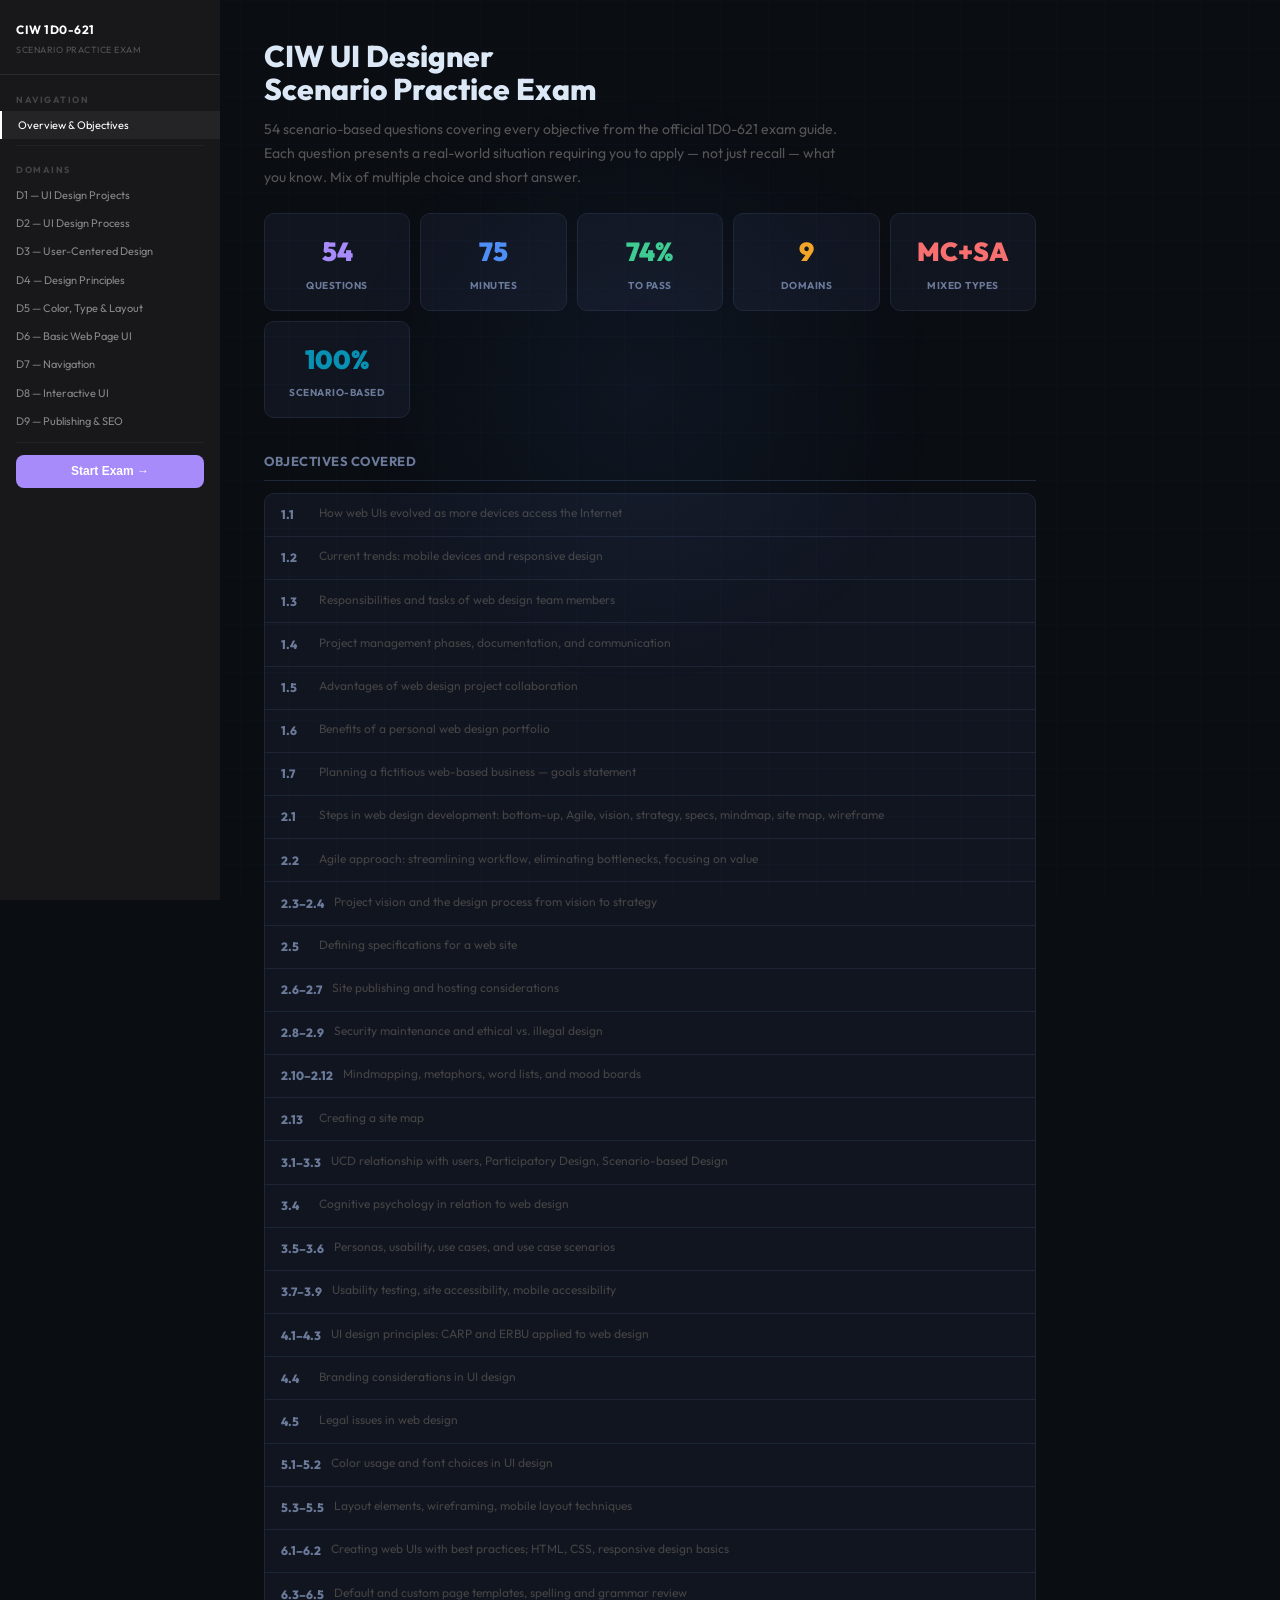
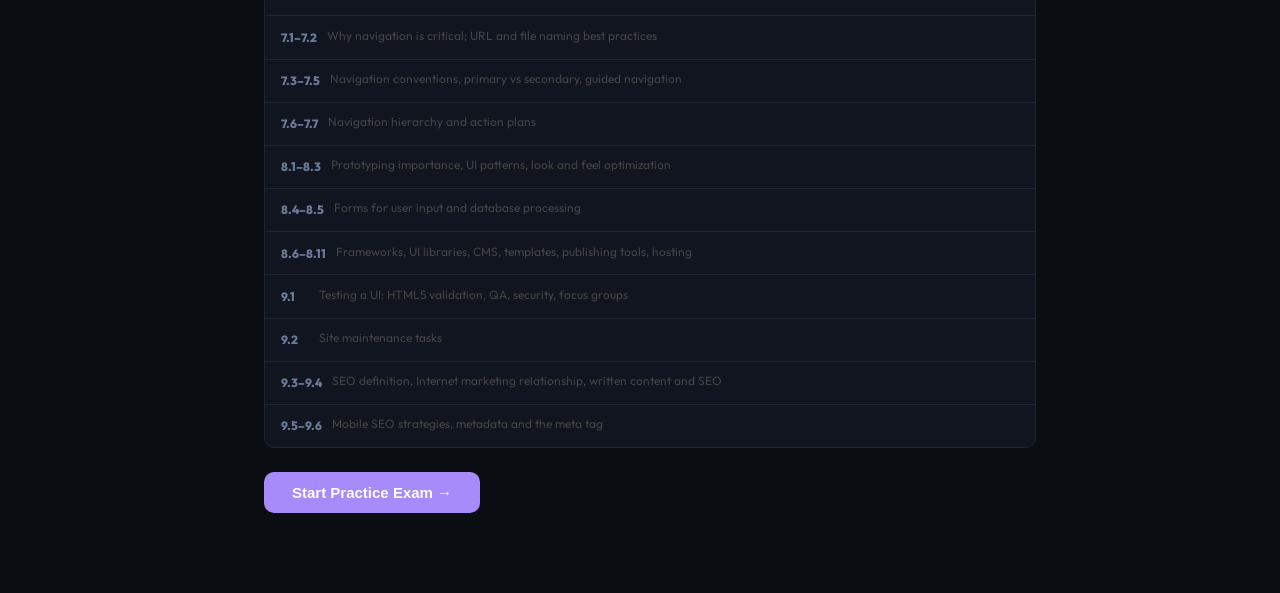
<file: guides/user-interface-designer.html>
<!DOCTYPE html>
<html lang="en">
<head>
<meta charset="UTF-8">
<meta name="viewport" content="width=device-width, initial-scale=1.0">
<title>CIW 1D0-621 — Scenario-Based Practice Exam</title>
<link rel="stylesheet" href="../styles/shared.css">
<link rel="stylesheet" href="../styles/guide.css">
</head>
<body>
<div class="app">

<!-- SIDEBAR -->
<nav class="sidebar" id="sidebar">
  <div class="sb-logo">
    <div class="sb-logo-title">CIW 1D0-621</div>
    <div class="sb-logo-sub">SCENARIO PRACTICE EXAM</div>
  </div>
  <div class="sb-body">
    <div class="sb-label">Navigation</div>
    <div class="sb-link active" onclick="goTo('intro')">Overview & Objectives</div>
    <div class="sb-divider"></div>
    <div class="sb-label">Domains</div>
    <div class="sb-link" onclick="scrollToD(1)">D1 — UI Design Projects</div>
    <div class="sb-link" onclick="scrollToD(2)">D2 — UI Design Process</div>
    <div class="sb-link" onclick="scrollToD(3)">D3 — User-Centered Design</div>
    <div class="sb-link" onclick="scrollToD(4)">D4 — Design Principles</div>
    <div class="sb-link" onclick="scrollToD(5)">D5 — Color, Type & Layout</div>
    <div class="sb-link" onclick="scrollToD(6)">D6 — Basic Web Page UI</div>
    <div class="sb-link" onclick="scrollToD(7)">D7 — Navigation</div>
    <div class="sb-link" onclick="scrollToD(8)">D8 — Interactive UI</div>
    <div class="sb-link" onclick="scrollToD(9)">D9 — Publishing & SEO</div>
    <div class="sb-divider"></div>
    <button class="sb-exam-btn" onclick="goTo('exam')">Start Exam →</button>
    <div class="sb-progress" id="sb-progress" style="display:none">
      <span id="sb-progress-text">0 of 54 answered</span>
      <div class="sb-bar"><div class="sb-bar-fill" id="sb-bar-fill" style="width:0%"></div></div>
    </div>
  </div>
</nav>

<!-- INTRO PAGE -->
<div class="main" id="mainScroll">
<div id="page-intro" class="page active">
  <div class="intro-title">CIW UI Designer<br>Scenario Practice Exam</div>
  <div class="intro-desc">54 scenario-based questions covering every objective from the official 1D0-621 exam guide. Each question presents a real-world situation requiring you to apply — not just recall — what you know. Mix of multiple choice and short answer.</div>
  <div class="intro-grid">
    <div class="intro-card"><div class="intro-num" style="color:var(--purple)">54</div><div class="intro-lbl">Questions</div></div>
    <div class="intro-card"><div class="intro-num" style="color:var(--blue)">75</div><div class="intro-lbl">Minutes</div></div>
    <div class="intro-card"><div class="intro-num" style="color:var(--green)">74%</div><div class="intro-lbl">To Pass</div></div>
    <div class="intro-card"><div class="intro-num" style="color:var(--amber)">9</div><div class="intro-lbl">Domains</div></div>
    <div class="intro-card"><div class="intro-num" style="color:var(--red)">MC+SA</div><div class="intro-lbl">Mixed Types</div></div>
    <div class="intro-card"><div class="intro-num" style="color:#0891b2">100%</div><div class="intro-lbl">Scenario-Based</div></div>
  </div>
  <div class="section-title">Objectives covered</div>
  <div class="obj-list">
    <div class="obj-row"><span class="obj-d">1.1</span><span class="obj-text">How web UIs evolved as more devices access the Internet</span></div>
    <div class="obj-row"><span class="obj-d">1.2</span><span class="obj-text">Current trends: mobile devices and responsive design</span></div>
    <div class="obj-row"><span class="obj-d">1.3</span><span class="obj-text">Responsibilities and tasks of web design team members</span></div>
    <div class="obj-row"><span class="obj-d">1.4</span><span class="obj-text">Project management phases, documentation, and communication</span></div>
    <div class="obj-row"><span class="obj-d">1.5</span><span class="obj-text">Advantages of web design project collaboration</span></div>
    <div class="obj-row"><span class="obj-d">1.6</span><span class="obj-text">Benefits of a personal web design portfolio</span></div>
    <div class="obj-row"><span class="obj-d">1.7</span><span class="obj-text">Planning a fictitious web-based business — goals statement</span></div>
    <div class="obj-row"><span class="obj-d">2.1</span><span class="obj-text">Steps in web design development: bottom-up, Agile, vision, strategy, specs, mindmap, site map, wireframe</span></div>
    <div class="obj-row"><span class="obj-d">2.2</span><span class="obj-text">Agile approach: streamlining workflow, eliminating bottlenecks, focusing on value</span></div>
    <div class="obj-row"><span class="obj-d">2.3–2.4</span><span class="obj-text">Project vision and the design process from vision to strategy</span></div>
    <div class="obj-row"><span class="obj-d">2.5</span><span class="obj-text">Defining specifications for a web site</span></div>
    <div class="obj-row"><span class="obj-d">2.6–2.7</span><span class="obj-text">Site publishing and hosting considerations</span></div>
    <div class="obj-row"><span class="obj-d">2.8–2.9</span><span class="obj-text">Security maintenance and ethical vs. illegal design</span></div>
    <div class="obj-row"><span class="obj-d">2.10–2.12</span><span class="obj-text">Mindmapping, metaphors, word lists, and mood boards</span></div>
    <div class="obj-row"><span class="obj-d">2.13</span><span class="obj-text">Creating a site map</span></div>
    <div class="obj-row"><span class="obj-d">3.1–3.3</span><span class="obj-text">UCD relationship with users, Participatory Design, Scenario-based Design</span></div>
    <div class="obj-row"><span class="obj-d">3.4</span><span class="obj-text">Cognitive psychology in relation to web design</span></div>
    <div class="obj-row"><span class="obj-d">3.5–3.6</span><span class="obj-text">Personas, usability, use cases, and use case scenarios</span></div>
    <div class="obj-row"><span class="obj-d">3.7–3.9</span><span class="obj-text">Usability testing, site accessibility, mobile accessibility</span></div>
    <div class="obj-row"><span class="obj-d">4.1–4.3</span><span class="obj-text">UI design principles: CARP and ERBU applied to web design</span></div>
    <div class="obj-row"><span class="obj-d">4.4</span><span class="obj-text">Branding considerations in UI design</span></div>
    <div class="obj-row"><span class="obj-d">4.5</span><span class="obj-text">Legal issues in web design</span></div>
    <div class="obj-row"><span class="obj-d">5.1–5.2</span><span class="obj-text">Color usage and font choices in UI design</span></div>
    <div class="obj-row"><span class="obj-d">5.3–5.5</span><span class="obj-text">Layout elements, wireframing, mobile layout techniques</span></div>
    <div class="obj-row"><span class="obj-d">6.1–6.2</span><span class="obj-text">Creating web UIs with best practices; HTML, CSS, responsive design basics</span></div>
    <div class="obj-row"><span class="obj-d">6.3–6.5</span><span class="obj-text">Default and custom page templates, spelling and grammar review</span></div>
    <div class="obj-row"><span class="obj-d">7.1–7.2</span><span class="obj-text">Why navigation is critical; URL and file naming best practices</span></div>
    <div class="obj-row"><span class="obj-d">7.3–7.5</span><span class="obj-text">Navigation conventions, primary vs secondary, guided navigation</span></div>
    <div class="obj-row"><span class="obj-d">7.6–7.7</span><span class="obj-text">Navigation hierarchy and action plans</span></div>
    <div class="obj-row"><span class="obj-d">8.1–8.3</span><span class="obj-text">Prototyping importance, UI patterns, look and feel optimization</span></div>
    <div class="obj-row"><span class="obj-d">8.4–8.5</span><span class="obj-text">Forms for user input and database processing</span></div>
    <div class="obj-row"><span class="obj-d">8.6–8.11</span><span class="obj-text">Frameworks, UI libraries, CMS, templates, publishing tools, hosting</span></div>
    <div class="obj-row"><span class="obj-d">9.1</span><span class="obj-text">Testing a UI: HTML5 validation, QA, security, focus groups</span></div>
    <div class="obj-row"><span class="obj-d">9.2</span><span class="obj-text">Site maintenance tasks</span></div>
    <div class="obj-row"><span class="obj-d">9.3–9.4</span><span class="obj-text">SEO definition, Internet marketing relationship, written content and SEO</span></div>
    <div class="obj-row"><span class="obj-d">9.5–9.6</span><span class="obj-text">Mobile SEO strategies, metadata and the meta tag</span></div>
  </div>
  <button class="start-btn" onclick="goTo('exam')">Start Practice Exam →</button>
</div>

<!-- EXAM CONTENT (injected dynamically) -->
<div id="page-exam" style="display:none">
  <div class="exam-topbar">
    <div class="exam-info" id="exam-meta">0 of 54 answered</div>
    <div class="exam-timer" id="exam-timer">75:00</div>
  </div>
  <div class="exam-pbar-wrap"><div class="exam-pbar-fill" id="exam-pbar" style="width:0%"></div></div>
  <div class="q-wrap" id="q-wrap"></div>
  <div class="submit-bar">
    <button class="submit-btn" onclick="submitExam()">Submit for grading →</button>
    <span class="submit-hint" id="submit-hint">Answer all questions before submitting</span>
  </div>
</div>

<!-- RESULTS -->
<div id="page-results" style="display:none" class="results-page">
  <div class="r-score" id="r-score"></div>
  <div class="r-verdict" id="r-verdict"></div>
  <div class="r-sub" id="r-sub"></div>
  <div class="r-grid" id="r-grid"></div>
  <div class="section-title">Score by domain</div>
  <div id="r-domains" style="margin-bottom:1.5rem"></div>
  <div class="section-title">Full review — every question</div>
  <div id="r-review"></div>
  <button class="retake-btn" onclick="retake()">Retake exam</button>
</div>
</div><!-- end .main -->
</div><!-- end .app -->

<script>
// ─── QUESTION DATA ───────────────────────────────────────────────────────────
const RAW = [

// ═══════════════════════════════ DOMAIN 1 ════════════════════════════════════

{d:1,obj:'1.1',type:'mc',
 scenario:'A company built its flagship website in 2008 as a desktop-only experience with a fixed 960px-wide layout. The CEO asks a UI designer why the site feels outdated and performs poorly for their users.',
 stem:'Which development MOST accurately explains why fixed-width desktop-only layouts are no longer adequate for modern web UI design?',
 correct:'The proliferation of mobile devices created a wide range of screen sizes that fixed-width layouts cannot accommodate.',
 wrong:['The introduction of JavaScript made static layouts obsolete.','CSS3 animation features require fluid containers to render correctly.','Search engines penalize sites that use fixed-width pixel values.'],
 exp:'The explosion of smartphones and tablets — not JavaScript or CSS3 — fundamentally changed UI design requirements. Fixed 960px layouts are inaccessible on small screens and frustrating on large ones.'},

{d:1,obj:'1.2',type:'mc',
 scenario:'A startup is designing a new e-commerce site and has asked its UI team to ensure the site works seamlessly for customers shopping on phones, tablets, and desktops.',
 stem:'Which current UI design technique BEST addresses this requirement?',
 correct:'Responsive design using CSS media queries and flexible grids to adapt layouts to different screen sizes.',
 wrong:['Building three separate sites — one each for mobile, tablet, and desktop.','Using Flash for interactive elements which automatically scales to any screen.','Designing only for desktop and relying on browsers to zoom for mobile users.'],
 exp:'Responsive design uses CSS media queries and flexible grids to create a single codebase that adapts to any viewport. Building three separate sites is expensive and hard to maintain. Flash is deprecated. Browser zoom is not a design solution.'},

{d:1,obj:'1.3',type:'sa',
 scenario:'A project kick-off meeting reveals that the client\'s marketing director is confused about team roles. She asks, "Who actually draws the wireframes and decides what the pages look like?" Meanwhile, the developer says he keeps getting design tasks that aren\'t his job.',
 stem:'Name the web design team member who is primarily responsible for creating wireframes, mockups, and visual layout decisions. In one sentence, explain what distinguishes this role from the front-end developer.',
 blank:'ui designer',alts:['user interface designer','ui/ux designer','ux designer'],
 keyword:'wireframe',
 exp:'The UI Designer owns visual deliverables — wireframes, mockups, color, typography, and UX decisions. The front-end developer\'s job is to translate that design into working HTML, CSS, and JavaScript.'},

{d:1,obj:'1.4',type:'mc',
 scenario:'A web project has stalled because the development team doesn\'t know which features are in scope, the client keeps changing requirements verbally, and no one knows the deadline. The project manager calls an emergency meeting.',
 stem:'Which project management artifact would MOST directly address all three of these problems?',
 correct:'A formal project documentation package including scope, timeline, communication plan, and change management process.',
 wrong:['A mood board to re-align the team on visual direction.','A site map showing all planned pages and their hierarchy.','A usability test report from the previous version of the site.'],
 exp:'Project documentation — covering scope, timeline, roles, and a communication plan — is the PM\'s core tool for establishing structure. A mood board, site map, and usability report are design deliverables, not project management tools.'},

{d:1,obj:'1.5',type:'mc',
 scenario:'A freelance designer working alone completes a website for a restaurant. The client later discovers the site has no SEO strategy, the copy is poorly written, and the accessibility score is failing. The designer says "I\'m a designer, not a writer or developer."',
 stem:'Which benefit of web design project collaboration would have MOST directly prevented these gaps?',
 correct:'Collaboration brings together diverse skills — design, development, content strategy, and accessibility expertise — producing outcomes no single specialist can achieve alone.',
 wrong:['Collaboration eliminates the need for a project manager on small projects.','Collaboration ensures the designer can work faster by distributing tasks.','Collaboration allows the client to act as both stakeholder and content writer.'],
 exp:'Collaboration combines complementary specializations. A solo designer covering all disciplines introduces skill gaps. A team with a content strategist, developer, and accessibility specialist would have caught all three issues.'},

{d:1,obj:'1.6',type:'mc',
 scenario:'A recent design graduate is applying for UI design positions. She has no professional client work yet, but has completed 8 substantial projects during school. A recruiter tells her that without live URLs, she has nothing to show.',
 stem:'What is the MOST effective approach for this designer to demonstrate competency to potential employers?',
 correct:'Build a portfolio site with case studies, process documentation, screenshots, and outcomes from her school projects — live URLs are not required.',
 wrong:['Accept that she cannot apply until she has professional client experience.','List the software tools she knows on her resume instead.','Ask a previous client to post testimonials on LinkedIn as a substitute for work samples.'],
 exp:'A portfolio demonstrates skills visually. Case studies with process documentation and outcomes are compelling even without live URLs. School projects count — the quality of work matters, not its source.'},

{d:1,obj:'1.7',type:'sa',
 scenario:'A team is beginning work on a fictitious web-based business for a UCD course project. The instructor says the first deliverable must be a goals statement. The team asks what a goals statement must contain.',
 stem:'List the three required components of a web-based business goals statement as defined by the CIW course.',
 blank:'types of customers',alts:['customer types','customers'],
 keyword:'mission',
 exp:'A goals statement must include: (1) Types of customers the site will serve, (2) The feel of the work — tone and personality, (3) A mission statement — why the business exists. All three are required.'},

// ═══════════════════════════════ DOMAIN 2 ════════════════════════════════════

{d:2,obj:'2.1',type:'mc',
 scenario:'A junior designer asks her manager to explain the correct sequence for moving from a project idea to a deliverable web page layout. The manager wants to explain the standard UI design process order.',
 stem:'Which sequence correctly represents the UI design process from earliest to latest?',
 correct:'Vision → Strategy → Specifications → Site Map → Wireframe',
 wrong:['Wireframe → Site Map → Specifications → Strategy → Vision','Specifications → Vision → Site Map → Wireframe → Strategy','Strategy → Vision → Wireframe → Site Map → Specifications'],
 exp:'The design process flows from big picture to specific detail: Vision (the concept) → Strategy (how to achieve it) → Specifications (requirements detail) → Site Map (page structure) → Wireframe (single-page layout).'},

{d:2,obj:'2.1',type:'mc',
 scenario:'A design team is debating whether to use a bottom-up or top-down approach for a new educational platform. The lead designer advocates for bottom-up, explaining its key advantage to the team.',
 stem:'Which statement BEST explains why the bottom-up design approach is preferred in User Centered Design?',
 correct:'It begins by identifying user needs, desires, and behaviors — which then drive and inform the design of the site.',
 wrong:['It starts by designing the homepage first, then builds supporting pages downward.','It begins with technical architecture and works backward to user interface decisions.','It prioritizes fast delivery by building simpler pages before complex ones.'],
 exp:'Bottom-up = user needs at the bottom drive design at the top. This contrasts with top-down approaches that start with visual design and try to fit users to it — the opposite of UCD philosophy.'},

{d:2,obj:'2.2',type:'mc',
 scenario:'A development team is three weeks into a project when the client requests a significant change to the navigation structure. A waterfall-approach manager says this is impossible because requirements were locked at project start. An Agile advocate disagrees.',
 stem:'Which Agile characteristic MOST directly supports the Agile advocate\'s position?',
 correct:'Agile facilitates changes in requirements throughout the project rather than locking them at the start.',
 wrong:['Agile eliminates the need for stakeholder approval before making changes.','Agile allows individual developers to override client requests.','Agile requires all requirements to be defined before any design begins.'],
 exp:'One of Agile\'s four key traits is facilitating changes in requirements. The client requesting a navigation change mid-project is exactly the scenario Agile is designed to handle. Waterfall locks requirements; Agile welcomes evolution.'},

{d:2,obj:'2.3',type:'mc',
 scenario:'A product team is starting a new mobile app. Before any design work begins, the project lead says the team must first define their project vision. A developer asks what this means and why it comes before strategy.',
 stem:'Which statement BEST defines a project vision in UI design?',
 correct:'A high-level statement describing the purpose, goals, and target audience of the site or app — it guides all subsequent decisions.',
 wrong:['A detailed list of every feature and interaction the site must support.','A visual mockup showing the final approved design direction.','A technical specification documenting server requirements and APIs.'],
 exp:'Vision = the "big idea" — what the site is for, who it serves, what success looks like. It is intentionally high-level and comes first because it must guide strategy, specifications, and design decisions that follow.'},

{d:2,obj:'2.5',type:'mc',
 scenario:'A client hands a web design agency a brief saying "I want a great website." The agency project manager says they need to create a formal web site specification first. The client asks what four components must be in it.',
 stem:'Which answer correctly identifies the four required parts of a web site specification document?',
 correct:'Functionality, Content, Architecture, and Design',
 wrong:['Vision, Strategy, Specifications, and Wireframes','Goals, Users, Content, and Technology','Discovery, Design, Development, and Delivery'],
 exp:'The four parts of a web site spec: Functionality (what it does), Content (what it contains), Architecture (how pages are organized), Design (how it looks). These four components define the full scope of the web design project.'},

{d:2,obj:'2.6',type:'mc',
 scenario:'A small business owner is ready to publish her website. Her developer gives her two options: upload files via FTP or use the CMS one-click publishing tool. She asks what FTP means and when it is used.',
 stem:'Which statement MOST accurately describes FTP in the context of site publishing?',
 correct:'File Transfer Protocol is used to transfer website files from a local computer to a web server for publishing.',
 wrong:['FTP delivers web pages from the server to users\' browsers when they visit the site.','FTP is a security certificate required to publish sites over HTTPS.','FTP is a type of web host that provides free storage for small business sites.'],
 exp:'FTP (File Transfer Protocol) is a publisher\'s upload tool — it moves files from the local machine to the server. HTTP is what delivers pages from the server to visitors\' browsers. These are opposite directions of travel.'},

{d:2,obj:'2.7',type:'mc',
 scenario:'A client is choosing between shared hosting at $5/month and a VPS (Virtual Private Server) at $40/month for their new e-commerce site. They ask the designer to explain the key difference.',
 stem:'Which factor would MOST justify recommending VPS over shared hosting for this e-commerce client?',
 correct:'VPS provides dedicated resources and custom server configuration, ensuring consistent performance even under high traffic loads.',
 wrong:['VPS is always faster to set up and requires no technical knowledge.','Shared hosting automatically scales to unlimited traffic for e-commerce.','VPS is required by law for any site that accepts credit card payments.'],
 exp:'VPS = dedicated resources and full server control. Shared hosting puts multiple sites on the same server — one site\'s traffic spike affects others. For e-commerce where reliability is critical, VPS resource guarantees are essential.'},

{d:2,obj:'2.8',type:'mc',
 scenario:'A web agency launches a client site built on WordPress with 15 plugins. Six months later, the site is hacked and malware is injected. The security audit reveals several plugins had not been updated in 8 months.',
 stem:'Which security maintenance practice would have MOST directly prevented this breach?',
 correct:'Regularly auditing and updating all CMS plugins to patch known vulnerabilities.',
 wrong:['Changing the site\'s domain name every 90 days to avoid being targeted.','Disabling the contact form to prevent SQL injection attacks.','Using only dark colors in the design to make the site less visible to scanners.'],
 exp:'Unpatched CMS plugins are the #1 vector for WordPress compromises. Security maintenance includes regularly applying plugin and software updates, which patch known CVEs (Common Vulnerabilities and Exposures) that hackers actively exploit.'},

{d:2,obj:'2.9',type:'mc',
 scenario:'A designer is reviewing two client requests: (A) a competitor has asked her to "borrow" a rival\'s homepage design style and color palette, and (B) a client wants to use images scraped from a stock photo site without purchasing licenses.',
 stem:'How should the designer correctly classify these two requests?',
 correct:'Request A is unethical but may not be illegal. Request B is illegal — using copyrighted images without a license is copyright infringement.',
 wrong:['Both requests are legal as long as changes are made to the original material.','Request A is illegal and request B is merely unethical.','Both are unethical but neither is technically illegal if the client bears responsibility.'],
 exp:'Design style and color schemes are generally not protectable — copying them is unethical but not illegal. Using copyrighted images without a license is copyright infringement — clearly illegal regardless of who bears responsibility.'},

{d:2,obj:'2.10',type:'mc',
 scenario:'A content team is preparing to design a new health and wellness website. Before writing a single word or drawing a wireframe, the strategist suggests starting with a mindmapping session. The developer asks why.',
 stem:'Which statement BEST explains the advantage of mindmapping in the early design process?',
 correct:'Mindmapping captures and represents brainstorming ideas in the way the brain naturally conceives them — branching from a central concept.',
 wrong:['Mindmapping automatically generates an accurate site map from the ideas entered.','Mindmapping is a computer tool that tracks time spent on each design task.','Mindmapping replaces the need for a mood board by visualizing colors and tone.'],
 exp:'Mindmapping places a central concept in the middle and branches related ideas outward — mirroring the associative way brains generate ideas. This makes it ideal for early-stage brainstorming before content is organized or critiqued.'},

{d:2,obj:'2.11',type:'mc',
 scenario:'A UX designer is presenting her concept for an online shopping experience. She explains that users will see a "shopping cart" icon in the top right corner that fills up as they add products. A stakeholder asks why they chose a cart instead of a basket icon.',
 stem:'The designer is applying which UI design concept by choosing a familiar real-world object to represent the purchasing function?',
 correct:'A UI metaphor — borrowing a real-world concept to make the digital interface immediately intuitive.',
 wrong:['A UI pattern — a documented reusable solution shown as a visual reference.','The proximity principle — grouping related purchase elements near each other.','Progressive disclosure — hiding checkout complexity until the user is ready.'],
 exp:'A UI metaphor applies a real-world object (shopping cart, desktop, file folder) to a digital function so users understand it immediately without instruction. It leverages existing mental models rather than requiring users to learn new concepts.'},

{d:2,obj:'2.12',type:'mc',
 scenario:'A brand designer is preparing to kick off the visual design phase for a new fintech startup. She tells the team they will complete two pre-design exercises: first a word list, then a mood board.',
 stem:'Which statement correctly distinguishes between a word list and a mood board?',
 correct:'A word list uses a 2-step process to capture descriptive words defining tone and feel; a mood board uses an 8-step process to translate those words into a visual collage.',
 wrong:['A mood board uses a 2-step process; a word list uses an 8-step process.','A word list and mood board are interchangeable terms for the same deliverable.','A mood board is created first to establish color, then the word list describes what was created.'],
 exp:'Word list = 2-step process generating descriptive words (refined, trustworthy, approachable). Mood board = 8-step process creating a visual reference of colors, textures, and imagery that brings those words to life. Word list always precedes mood board.'},

{d:2,obj:'2.13',type:'mc',
 scenario:'A designer has completed her content audit and categorization for a new university website. She now needs to document the hierarchy of all pages — which pages are top-level, which are sub-pages, and how they all relate — before starting any layout work.',
 stem:'Which design deliverable should she create at this stage?',
 correct:'A site map — a diagram showing all pages and their hierarchical relationships.',
 wrong:['A wireframe — a low-fidelity layout of a single page showing structure.','A prototype — an interactive simulation of the final design.','A mood board — a visual collage establishing the site\'s tone and feel.'],
 exp:'A site map documents the hierarchy and relationships between ALL pages. It is created AFTER content categorization and BEFORE wireframing individual pages. A wireframe documents a single page\'s layout — not the whole site structure.'},

// ═══════════════════════════════ DOMAIN 3 ════════════════════════════════════

{d:3,obj:'3.1',type:'mc',
 scenario:'A UX team is designing a recipe website. During discovery, they identify two distinct user groups: people who follow recipes step-by-step (customers consuming content) and food bloggers who submit their own recipes (contributors adding content).',
 stem:'Which design principle does recognizing these two distinct user groups MOST directly support?',
 correct:'Needs-driven design — understanding the difference between content consumers and contributors to design interfaces that serve both appropriately.',
 wrong:['Participatory design — including both user types directly in the design process.','Scenario-based design — creating realistic stories about how each user type interacts.','The proximity principle — grouping customer and contributor features close together.'],
 exp:'Needs-driven design means recognizing what different user types actually need and designing to serve those specific needs. Customers (consumers) and contributors have fundamentally different goals, workflows, and interface needs.'},

{d:3,obj:'3.2',type:'mc',
 scenario:'A hospital is redesigning its patient portal. Rather than having designers create the interface and test it with patients at the end, the project director insists that nurses, patients, elderly users, and IT staff all participate actively in making design decisions throughout the process.',
 stem:'This approach is BEST described as which design methodology?',
 correct:'Participatory Design — all stakeholders, including end users, are actively involved in making design decisions.',
 wrong:['Scenario-based Design — realistic user stories are used to evaluate design decisions.','Usability testing — real users evaluate a completed design to find issues.','The UCD Process — a structured Analysis → Design → Testing cycle.'],
 exp:'Participatory Design = all stakeholders (designers, users, subject matter experts) participate directly in design decisions throughout the process — not just as research subjects. This is distinct from scenario-based design where user stories guide decisions, and from usability testing which evaluates a finished design.'},

{d:3,obj:'3.3',type:'mc',
 scenario:'A design team creating an airport wayfinding app writes this description: "Maria, a 68-year-old frequent traveler, arrives at Terminal C at 6am, exhausted after a red-eye flight. She opens the app to find her connecting gate. Her hands are full with luggage and she\'s wearing reading glasses."',
 stem:'This description is an example of which UCD technique, and what is its primary purpose?',
 correct:'A use case scenario — it adds realistic narrative context (who, device, environment, condition) to guide design decisions for specific user situations.',
 wrong:['A persona — a research-based archetype representing a target user type.','A usability test script — documentation for running a moderated testing session.','A mood board — a visual reference for the tone and aesthetic of the app.'],
 exp:'A use case scenario takes a persona (Maria) and places her in a specific realistic situation with context (time, physical state, environment, task). This is distinct from a persona alone (which defines the user type) and a use case (which defines the abstract interaction goal).'},

{d:3,obj:'3.4',type:'mc',
 scenario:'A UX researcher notices that users abandon a multi-step checkout form after step 3 of 7 when all steps are displayed at once. A redesign shows only the current step, hiding future steps. Completion rates improve significantly.',
 stem:'Which cognitive psychology principle MOST explains why showing all 7 steps at once caused users to abandon the form?',
 correct:'Cognitive load — presenting all 7 steps simultaneously overwhelmed users\' working memory and created a sense of daunting complexity.',
 wrong:['The proximity principle — form steps were not grouped close enough together.','Color contrast failure — the step indicators were not visually distinct enough.','Mystery meat navigation — the form controls were unlabeled and unclear.'],
 exp:'Cognitive load theory states that humans have limited working memory capacity. Showing 7 complex steps simultaneously overloads users. Progressive disclosure (showing one step at a time) reduces cognitive load and improves task completion.'},

{d:3,obj:'3.5',type:'sa',
 scenario:'A design team lead tells a new team member: "Before we start wireframing, we need to define our personas. These will guide every design decision we make throughout the project."',
 stem:'In one sentence, define what a persona is in the context of user-centered web design.',
 blank:'fictional',alts:['research-based','user archetype','target user'],
 keyword:'research',
 exp:'A persona is a fictional but research-based representation of a target user type — complete with a name, demographics, goals, behaviors, and pain points — used to guide design decisions throughout a project.'},

{d:3,obj:'3.6',type:'mc',
 scenario:'A software team documents: "A registered user clicks \'Book Appointment,\' selects a service, chooses an available time slot, enters their contact details, and receives a confirmation email." The team calls this a use case.',
 stem:'What distinguishes this use case from a use case scenario?',
 correct:'A use case scenario would add specific contextual details — who the user is, what device they\'re on, what situation they\'re in — making it a narrative story rather than an abstract interaction description.',
 wrong:['A use case scenario would remove the steps and replace them with a visual wireframe.','A use case scenario is exactly the same — the terms are interchangeable.','A use case scenario would add a competitive analysis comparing similar booking flows.'],
 exp:'A use case describes the abstract interaction flow (what happens). A use case scenario adds narrative richness: "Sarah, a 34-year-old working mother, books her appointment from her phone while waiting to pick up her kids..." This context directly informs design decisions.'},

{d:3,obj:'3.7',type:'mc',
 scenario:'A design team has just completed a new checkout flow. The lead designer thinks it\'s excellent. The marketing manager loves the visuals. But the PM insists on running a usability test before launch, and the team questions whether it\'s worth the time.',
 stem:'Which statement BEST justifies the PM\'s decision to run usability testing?',
 correct:'Usability testing evaluates how real users actually navigate and accomplish tasks — revealing problems that designers and stakeholders cannot see because they know the design too well.',
 wrong:['Usability testing is required by W3C standards before any commercial site can launch.','Usability testing generates the data needed to apply for accessibility certifications.','Usability testing measures server performance under real user traffic loads.'],
 exp:'Designers suffer from the "curse of knowledge" — they can\'t experience the design as a new user. Usability testing with real users completing real tasks reveals genuine friction points that internal review always misses. This is its unique and irreplaceable value.'},

{d:3,obj:'3.8',type:'mc',
 scenario:'During an accessibility audit of a government website, an auditor finds that: required form fields are indicated only by red text, instructional videos have no captions, and the site navigation cannot be operated by keyboard alone.',
 stem:'Which accessibility guideline framework directly addresses all three of these issues?',
 correct:'WCAG POUR — Perceivable (no color-only indicators, captions required), Operable (keyboard navigation required), and Understandable (predictable interface behavior).',
 wrong:['Universal Design — the 7 principles governing physical and digital environment design.','CARP — design principles ensuring visual contrast, alignment, repetition, and proximity.','The Five Ds — the website production lifecycle from Discover through Deliver.'],
 exp:'WCAG\'s POUR principles directly address all three: Perceivable (color alone can\'t convey info; captions needed), Operable (keyboard accessibility required), Understandable (clear labels and instructions). Universal Design and CARP are design principles, not accessibility frameworks.'},

{d:3,obj:'3.9',type:'mc',
 scenario:'A mobile banking app is designed for users over 60. During testing, elderly users struggle to tap small account balance tiles, accidentally trigger swipe gestures they didn\'t intend, and miss navigation labels that only appear on hover.',
 stem:'Which combination of changes would BEST improve this app\'s mobile accessibility for this audience?',
 correct:'Increase touch target sizes to at least 44×44px, remove hover-dependent interactions, and simplify navigation with clearly visible labels.',
 wrong:['Add more animation to draw attention to interactive elements.','Reduce the number of fonts used to improve visual clarity.','Replace all icons with text labels and increase contrast on desktop only.'],
 exp:'Mobile accessibility for elderly users requires: large touch targets (44×44px minimum per Apple/Google guidelines), no hover-dependent interactions (touch has no hover state), and simplified navigation with always-visible labels. Animation can increase cognitive load for this audience.'},

// ═══════════════════════════════ DOMAIN 4 ════════════════════════════════════

{d:4,obj:'4.1',type:'mc',
 scenario:'A UI designer is reviewing a webpage mockup where every element — headings, body text, buttons, images, and captions — appears to be the same visual weight. Nothing stands out, and a user\'s eye doesn\'t know where to start.',
 stem:'Applying UI design principles, which principle is MOST violated, and what is the primary fix?',
 correct:'Emphasis (ERBU) is violated. The fix is to create a clear focal point — making the most important element dominant through size, weight, or color so users know where to look first.',
 wrong:['Alignment (CARP) is violated. The fix is to align all elements to a consistent invisible grid.','Proximity (CARP) is violated. The fix is to group related elements closer together.','Unity (ERBU) is violated. The fix is to ensure all elements share a consistent visual style.'],
 exp:'Emphasis creates visual hierarchy — directing the user\'s eye to the most important element first. When everything is the same weight, there is no emphasis, and users experience visual chaos. This is an ERBU principle, not a CARP principle.'},

{d:4,obj:'4.2',type:'mc',
 scenario:'A designer is auditing a landing page and notices: (1) the headline font is 72px and the body text is 14px — good, (2) form labels are placed far from their input fields — bad, (3) the site uses five different button styles — bad, (4) every page section has a random width — bad.',
 stem:'Matching each problem to a CARP principle: problems 2, 3, and 4 violate which principles respectively?',
 correct:'Problem 2 violates Proximity (labels should be near inputs). Problem 3 violates Repetition (consistent button style). Problem 4 violates Alignment (elements should align to a grid).',
 wrong:['Problem 2 violates Contrast. Problem 3 violates Alignment. Problem 4 violates Proximity.','Problem 2 violates Repetition. Problem 3 violates Proximity. Problem 4 violates Contrast.','Problem 2 violates Alignment. Problem 3 violates Contrast. Problem 4 violates Repetition.'],
 exp:'CARP in action: Proximity = related elements (label + input) must be spatially close. Repetition = consistent reuse of design elements (one button style). Alignment = all elements connected to an invisible grid. These are the three most common CARP violations in real-world design.'},

{d:4,obj:'4.3',type:'mc',
 scenario:'A designer reviews two layouts: Layout A alternates between full-width image sections and text blocks, creating a predictable visual rhythm as users scroll. Layout B has all images on the left and all text on the right, creating equal visual weight on both sides.',
 stem:'Layout A demonstrates ERBU\'s Rhythm principle. Layout B demonstrates which other ERBU principle?',
 correct:'Balance — distributing visual weight evenly across the layout so neither side feels heavier than the other.',
 wrong:['Unity — ensuring all design elements feel cohesive and belong to the same visual family.','Emphasis — creating a clear focal point that directs the user\'s attention.','Proximity — grouping related visual and text elements close together.'],
 exp:'Rhythm = visual flow created by repeating patterns (alternating full-width sections). Balance = equal distribution of visual weight — symmetrical balance has mirror-image equal weight on both sides. Both are ERBU principles, applied in different ways.'},

{d:4,obj:'4.4',type:'mc',
 scenario:'A UI designer joins a large retail brand\'s in-house team. On her first project, she designs a new promotional page and uses a rounded font she personally likes and a shade of green that "looks nicer" than the official brand green. Her manager asks her to redo it.',
 stem:'Which concept does the manager\'s correction MOST directly enforce?',
 correct:'Branding considerations — UI design must use approved brand assets (colors, fonts, tone) consistently to maintain brand identity.',
 wrong:['The Repetition principle (CARP) — design elements must be reused consistently.','The Unity principle (ERBU) — all elements must feel cohesive.','Copyright law — unauthorized use of fonts may violate licensing agreements.'],
 exp:'Branding considerations govern the use of specific brand assets — logo, approved color palette, typography system, and tone of voice. This is a distinct concept from CARP\'s Repetition (which is about reusing design elements) even though they are related. The exam tests them separately.'},

{d:4,obj:'4.5',type:'mc',
 scenario:'A web designer is asked by a client to: (A) create a landing page that closely mimics a competitor\'s navigation style, (B) use a famous photographer\'s images found on Google Images without purchasing them, and (C) write copy that claims the product won awards it never received.',
 stem:'How should the designer correctly classify requests B and C?',
 correct:'Request B is illegal (copyright infringement). Request C is illegal (fraudulent misrepresentation) and also deeply unethical.',
 wrong:['Both B and C are unethical but legal if the client assumes responsibility.','Request B is legal if the images are modified. Request C is unethical but not illegal.','Request B is a minor violation covered under fair use. Request C is only illegal if the awards claim is in writing.'],
 exp:'Using copyrighted images without permission = copyright infringement = illegal. Claiming false awards = fraudulent misrepresentation = illegal and unethical. Request A (copying navigation style) is unethical but navigation patterns are generally not protectable — the exam distinguishes ethical from legal violations.'},

// ═══════════════════════════════ DOMAIN 5 ════════════════════════════════════

{d:5,obj:'5.1',type:'mc',
 scenario:'A healthcare company is redesigning its patient portal. The UX lead argues that the color palette should use blue tones throughout. A stakeholder asks why color even matters — "can\'t we just pick whatever looks nice?"',
 stem:'Which statement BEST explains the functional role of color in UI design?',
 correct:'Color communicates mood, guides visual attention, signals meaning (red = error, green = success), and influences user perception and trust — it is a functional design tool, not decoration.',
 wrong:['Color only matters for accessibility compliance — otherwise it is purely aesthetic.','Color choices only affect print materials; digital screens normalize all colors equally.','Color has no measurable effect on user behavior or conversion rates.'],
 exp:'Color psychology is a core UI design discipline. Blue communicates trust and calm — appropriate for healthcare. Color guides attention, establishes hierarchy, communicates status (error/success states), and shapes brand perception. It is explicitly functional, not decorative.'},

{d:5,obj:'5.2',type:'mc',
 scenario:'A design team specifies a custom web font — "Playfair Display" — for all headings. The developer reports that on Windows machines in Firefox, the headings look significantly different from the macOS Chrome design. The designer didn\'t anticipate this.',
 stem:'Which font challenge in web UI design MOST directly caused this problem?',
 correct:'Fonts may not render consistently across different browsers and operating systems due to differences in rendering engines and font smoothing algorithms.',
 wrong:['Playfair Display is not licensed for web use and is being blocked by Firefox.','The developer failed to import the font — it is displaying the browser default instead.','Windows machines automatically downscale all font sizes by 20% in Firefox.'],
 exp:'Cross-platform font rendering inconsistency is the primary font challenge in web UI. macOS uses sub-pixel rendering; Windows uses ClearType; Firefox and Chrome use different rendering engines. The same font can look meaningfully different across these combinations.'},

{d:5,obj:'5.3',type:'mc',
 scenario:'A designer presents three homepage layouts to the client. Layout A is densely packed with content and no breathing room. Layout B has clear content sections, intuitive menus, and generous whitespace between elements. Layout C has beautiful imagery but no visible navigation.',
 stem:'Which layout correctly applies all three core web page layout elements, and which element does Layout C most obviously lack?',
 correct:'Layout B correctly applies all three elements (content, navigation, and white space). Layout C lacks navigation.',
 wrong:['Layout A correctly applies all three. Layout C lacks white space.','Layout B is correct. Layout C lacks white space.','Layout C is correct. Layout A lacks navigation.'],
 exp:'The three core layout elements are content (what users came for), navigation (how they move through the site), and white space (breathing room). Layout B has all three. Layout C has content and white space but no navigation — a critical usability failure.'},

{d:5,obj:'5.4',type:'mc',
 scenario:'A new designer asks his lead what a wireframe is and why it uses gray boxes and Lorem Ipsum text instead of real images and content.',
 stem:'Which statement BEST explains the purpose of placeholder content in wireframes?',
 correct:'Placeholders keep stakeholder focus on layout structure and hierarchy — real images and content distract reviewers into discussing visual style before structure is approved.',
 wrong:['Placeholders are used because real content is legally protected and cannot appear in documents.','Wireframes always use gray boxes because they are printed in black and white.','Lorem Ipsum is required by W3C standards for all wireframe documentation.'],
 exp:'Wireframes deliberately use placeholders to prevent premature visual discussions. When real images appear, stakeholders comment on photography quality instead of layout. The goal of wireframe review is to approve structure — visual design comes later.'},

{d:5,obj:'5.5',type:'mc',
 scenario:'A designer is creating a mobile UI for a grocery shopping app. She is deciding between a two-column product grid and a single-column layout for the product listing page on phones.',
 stem:'Which layout choice BEST follows mobile UI design best practices, and why?',
 correct:'Single-column layout — it fits narrow mobile viewports without horizontal scrolling, accommodates touch targets, and is easier to scroll and scan on a small screen.',
 wrong:['Two-column layout — it displays more products per screen, reducing scrolling time.','Two-column layout — mobile screens have enough pixels to display multiple columns comfortably.','Single-column layout — mobile browsers cannot render CSS grid properties.'],
 exp:'Single-column layouts are the mobile standard because they: fit narrow viewports without horizontal scrolling, allow larger touch targets, and create a natural scroll pattern. Two-column product grids on phones make touch targets too small and images too small to evaluate products effectively.'},

// ═══════════════════════════════ DOMAIN 6 ════════════════════════════════════

{d:6,obj:'6.1',type:'mc',
 scenario:'A client receives a newly launched website and notices that clicking one headline takes users to the correct page, but clicking a nearly identical headline on another page does nothing. The developer says it\'s because headings were styled to look like links using CSS but were never coded as actual links.',
 stem:'Which web UI best practice was violated in this design?',
 correct:'Semantic HTML best practices — interactive elements should use the correct HTML element (an anchor tag for links) rather than styling non-interactive elements to look interactive.',
 wrong:['The CARP repetition principle — both headlines should use identical styling throughout.','CSS specificity rules — conflicting stylesheets caused one link to override the other.','The mood board was not followed — the color chosen for the headline violated brand guidelines.'],
 exp:'Using CSS to make a heading look like a link without actual anchor tag functionality violates semantic HTML best practices. It also fails accessibility — screen readers announce links differently from headings, and keyboard users can\'t Tab to a styled-but-non-semantic element.'},

{d:6,obj:'6.2',type:'mc',
 scenario:'A developer shows a designer the following CSS: @media (max-width: 768px) { .sidebar { display: none; } }. The designer asks what philosophy this represents and how it differs from writing @media (min-width: 768px) instead.',
 stem:'The max-width media query represents which design philosophy, and what does min-width represent instead?',
 correct:'max-width = desktop-first (start with a full desktop layout and hide/remove elements at smaller screens). min-width = mobile-first (start with a mobile layout and progressively enhance for larger screens).',
 wrong:['max-width targets tablet screens only. min-width targets desktop screens only.','max-width = mobile-first. min-width = desktop-first. They are frequently confused.','Both produce identical results — the difference is only stylistic preference.'],
 exp:'max-width media queries apply when the screen is AT OR BELOW the breakpoint — they\'re used in desktop-first design to scale DOWN. min-width media queries apply when the screen is AT OR ABOVE the breakpoint — used in mobile-first design to progressively ENHANCE. Mobile-first is the modern best practice.'},

{d:6,obj:'6.3',type:'mc',
 scenario:'A web designer builds a site where every page shares the same header, footer, and sidebar navigation. The blog section needs a full-width layout without a sidebar. The developer suggests building the full-width layout as a variation rather than modifying the base structure.',
 stem:'What is the correct technical approach to apply the blog\'s full-width layout while keeping the base structure intact?',
 correct:'Create a custom page template for blog posts that overrides the sidebar region while inheriting the header and footer from the default template.',
 wrong:['Delete the default template and rebuild every page layout individually from scratch.','Use JavaScript to hide the sidebar on blog pages after the default template loads.','Apply inline CSS to every blog post to set the sidebar width to zero.'],
 exp:'Default templates provide the universal base structure (header, footer, nav). Custom templates extend the default for specific content types — blog posts, product pages, landing pages — overriding only what differs. This is the correct template architecture in any CMS.'},

{d:6,obj:'6.4',type:'mc',
 scenario:'A content manager logs into the CMS and creates three new page types: a product page with a comparison table, a team member bio page with a photo and social links, and a legal page with full-width text only. Each needs a different layout.',
 stem:'Which approach BEST addresses the need for three distinct layouts while maintaining consistency across the site?',
 correct:'Create three custom page templates — product, bio, and legal — each with unique layouts that still inherit shared elements from the default template.',
 wrong:['Apply the same default template to all three and use inline styles to make each look different.','Build each page as a standalone HTML file with no shared template structure.','Use JavaScript to detect the page type and dynamically reformat the default template.'],
 exp:'Custom templates are created for specific content types that need unique layouts. Each template extends the default (inheriting header, footer, navigation) but defines its own content area layout. This maintains consistency while accommodating different content requirements.'},

{d:6,obj:'6.5',type:'mc',
 scenario:'A project manager receives the final website files from the developer and is about to hand them directly to the client for approval. A quality assurance team member stops her and says they need to run a review first. The PM asks what specifically they need to check beyond visual design.',
 stem:'Which pre-launch quality check is specifically related to Objective 6.5 of the CIW exam guide?',
 correct:'Using spelling and grammar tools to review all site text — errors undermine credibility and professional trust.',
 wrong:['Running the site through a performance speed test to measure load times.','Checking all external links to ensure they open correctly in new tabs.','Validating all image files to ensure they are in the correct format.'],
 exp:'Objective 6.5 specifically addresses spelling and grammar review as a pre-publication quality step. Text errors damage perceived professionalism and user trust. CIW treats this as a design quality assurance step, not just editorial housekeeping.'},

// ═══════════════════════════════ DOMAIN 7 ════════════════════════════════════

{d:7,obj:'7.1',type:'mc',
 scenario:'A user visits a software company\'s website for the first time. The navigation consists entirely of custom icons with no text labels. The user can\'t tell which icon goes to pricing, which goes to documentation, and which goes to support — until she hovers over each one.',
 stem:'This navigation design is an example of which anti-pattern, and why is it especially problematic on mobile?',
 correct:'Mystery meat navigation — unlabeled icon-only navigation where purpose is only revealed on hover. It is especially problematic on mobile because touch devices have no hover state.',
 wrong:['Guided navigation — step-by-step flows are confusing without clear labels.','Secondary navigation — footer-level nav should not use icons.','Progressive disclosure — too much information is hidden in the navigation icons.'],
 exp:'Mystery meat navigation (named after unidentifiable cafeteria food) is a major usability anti-pattern. On desktop it requires hover exploration. On mobile — where there is no hover state — icon-only navigation completely hides its purpose until tapped, forcing blind trial-and-error navigation.'},

{d:7,obj:'7.2',type:'mc',
 scenario:'A developer transfers a website from a Windows development server (where file names are not case-sensitive) to a Linux production server (where they are case-sensitive). Suddenly, dozens of links are broken, even though nothing was changed in the code.',
 stem:'Which URL and file naming error MOST likely caused this problem?',
 correct:'Inconsistent capitalization in file names — Windows treated MyPage.html and mypage.html as the same file, but Linux treats them as two different files.',
 wrong:['The file names contained spaces, which broke the URL encoding on the Linux server.','The Linux server does not support HTML files — only PHP files can be served.','The URLs used hyphens instead of underscores, which Linux does not support.'],
 exp:'Linux file systems are case-sensitive; Windows is not. Files named MyPage.html and mypage.html are identical on Windows but different files on Linux. Best practice: always use lowercase file names to avoid this cross-platform issue when moving between development and production servers.'},

{d:7,obj:'7.3',type:'mc',
 scenario:'A user is browsing a large e-commerce catalog site. She has navigated to: Home > Electronics > Laptops > Gaming Laptops > ASUS ROG Models. She wants to go back to the Electronics section without clicking the back button multiple times.',
 stem:'Which familiar navigation convention is specifically designed for this exact use case?',
 correct:'A breadcrumb trail — it displays the full hierarchical path and allows users to navigate upward to any ancestor page with a single click.',
 wrong:['A site map — a full list of all pages on the site for comprehensive navigation.','Primary navigation — the main menu provides direct access to top-level sections.','Guided navigation — a step-by-step flow that directs users through a process.'],
 exp:'Breadcrumb trails show the full path (Home > Electronics > Laptops > Gaming Laptops > ASUS ROG) and make each ancestor clickable. They are specifically designed for upward navigation in deep hierarchies — one of the most important secondary navigation conventions.'},

{d:7,obj:'7.4',type:'mc',
 scenario:'A designer is auditing a news site and identifies two types of navigation elements: (1) the main menu with sections like News, Sports, Business, and Culture, and (2) breadcrumb trails, article tags, and a "Related Articles" sidebar.',
 stem:'How should the designer correctly classify these two navigation types?',
 correct:'The main menu is primary navigation (access to main sections). Breadcrumbs, tags, and related articles are secondary navigation (supporting elements that aid navigation).',
 wrong:['The main menu is secondary navigation. Breadcrumbs and tags are primary navigation.','Both are primary navigation — all navigation serves the same purpose.','The main menu is guided navigation. Breadcrumbs are tertiary navigation.'],
 exp:'Primary navigation = access to the site\'s main sections (top-level menu). Secondary navigation = supporting elements that help users navigate within and between sections — breadcrumbs, filters, tags, related content links. The exam tests this distinction with scenario identification.'},

{d:7,obj:'7.5',type:'mc',
 scenario:'An e-commerce site\'s analytics show that 65% of users who begin the checkout process abandon it before completing payment. The UX team proposes redesigning the checkout as a clear 4-step process with a progress indicator showing Step 1 of 4: Cart → 2: Shipping → 3: Payment → 4: Confirm.',
 stem:'This redesigned checkout applies which navigation concept?',
 correct:'Guided site navigation — it walks users step-by-step through a defined process with clear progress indicators, showing where they are and what comes next.',
 wrong:['A breadcrumb trail — it shows users their current location in the site hierarchy.','Primary navigation — it provides access to the main sections of the checkout system.','Progressive disclosure — it hides checkout complexity until users are ready to proceed.'],
 exp:'Guided navigation (also called guided site navigation) leads users through a sequential process with clear steps, progress indicators, and forward/back controls. Checkout wizards, registration flows, and onboarding sequences are classic guided navigation implementations.'},

{d:7,obj:'7.6',type:'mc',
 scenario:'A UX team is designing a hospital website with these main sections: Patients (with subpages for appointments, records, and billing), Doctors (with subpages for each specialty), Research (with publications and clinical trials), and About (with leadership and history).',
 stem:'When creating a navigation hierarchy for this site, which approach BEST reflects good IA (Information Architecture) principles?',
 correct:'Organize top-level navigation around user goals (Patients, Doctors, Research, About) and nest related subpages under the most relevant parent — keeping navigation shallow and predictable.',
 wrong:['List all pages alphabetically at the top level to ensure nothing is buried.','Organize by department rather than user type — Finance, HR, IT, Clinical.','Create a single mega-menu showing all pages simultaneously to prevent any nesting.'],
 exp:'Good navigation hierarchy is organized around user mental models and goals — not organizational structure or alphabetical order. Shallow hierarchies (2-3 levels) are preferable to deep ones. Users should be able to predict where to find content based on top-level category labels.'},

{d:7,obj:'7.7',type:'mc',
 scenario:'Before building a new navigation system for a regional magazine, the UX lead says the team must document a "navigation action plan" covering how users will move through the site, what labels will be used, and how different devices will be handled.',
 stem:'Which elements should the navigation action plan include?',
 correct:'Navigation hierarchy, labeling conventions, interaction states (hover, active, visited), and responsive/mobile navigation patterns.',
 wrong:['Color palette, font choices, and illustration style for navigation elements only.','Server-side routing configuration and URL parameter structures.','User research recruiting criteria and screener questions for usability testing.'],
 exp:'A navigation action plan is comprehensive — it documents the hierarchy of navigation, labels for each section, interaction states (how links look when hovered, active, and visited), and how navigation adapts for mobile (hamburger menu, bottom navigation bar, etc.).'},

// ═══════════════════════════════ DOMAIN 8 ════════════════════════════════════

{d:8,obj:'8.1',type:'mc',
 scenario:'A startup is about to spend $150,000 developing a complex fintech app based solely on a detailed specification document. A UX consultant recommends building a clickable prototype first. The CEO says prototyping will slow them down.',
 stem:'Which argument MOST effectively justifies the consultant\'s recommendation?',
 correct:'Catching a design problem in a prototype costs hours to fix. Finding the same problem after $150,000 of development could cost weeks of rework — prototyping has a dramatically higher ROI when discovered early.',
 wrong:['Prototyping is required by financial regulators before any fintech app can launch.','Prototypes automatically generate production-ready HTML that speeds up development.','A prototype eliminates the need for usability testing after launch.'],
 exp:'The ROI of prototyping is highest early in a project. A design flaw discovered in a wireframe or clickable prototype costs hours to fix. The same flaw discovered after months of development can cost weeks of rework. This is the core argument for prototyping investment.'},

{d:8,obj:'8.2',type:'mc',
 scenario:'A product designer notices that the settings page for a complex SaaS application has over 80 configuration options. All 80 options are visible simultaneously. Users report feeling overwhelmed and unable to find basic settings.',
 stem:'Which UI pattern should the designer apply to address this problem?',
 correct:'Progressive disclosure — show only the most commonly used settings by default and reveal advanced options through expandable sections or secondary screens.',
 wrong:['A breadcrumb trail — show users which settings category they are currently in.','Guided navigation — walk users through all 80 settings in a sequential wizard.','A pattern library — document all 80 settings as reusable UI components.'],
 exp:'Progressive disclosure is specifically designed to manage complexity by showing essential information first and hiding advanced detail until requested. 80 simultaneous options create severe cognitive overload; progressive disclosure organizes them into manageable layers revealed on demand.'},

{d:8,obj:'8.3',type:'mc',
 scenario:'A company redesigns its website and receives feedback that it "feels like a completely different company" from their existing marketing materials. The old site had warm earth tones and a friendly tone. The new site uses cold blues and formal corporate language.',
 stem:'Which concept should the designer have followed to prevent this disconnect?',
 correct:'Brand consistency in look and feel — UI design must align with the company\'s established visual identity (colors, tone, typography) across all touchpoints.',
 wrong:['The Unity principle (ERBU) — all elements within the new site must feel cohesive internally.','The Repetition principle (CARP) — the same design elements must be reused across all pages.','Progressive enhancement — the site should have started with basic styles before adding visual polish.'],
 exp:'Optimizing "look and feel" means ensuring the site\'s visual language — colors, typography, imagery style, and tone of voice — aligns with the brand\'s established identity across all marketing materials and touchpoints. Internal UI consistency (Unity, Repetition) is different from cross-channel brand consistency.'},

{d:8,obj:'8.4',type:'mc',
 scenario:'A designer is creating a user registration form. She needs to decide between displaying all fields at once (name, email, password, address, phone, preferences) versus splitting it into steps. She also needs to ensure the form is accessible.',
 stem:'Which form design approach best follows UI best practices for user input?',
 correct:'Split into logical steps with a progress indicator, use visible labels (not placeholder-only), validate inline, and group related fields with clear section headings.',
 wrong:['Display all fields at once so users can see the full scope before starting.','Use placeholder text inside fields instead of labels to save vertical space.','Remove all validation until final submission to avoid interrupting the user\'s flow.'],
 exp:'Form best practices: chunked steps reduce cognitive load, visible labels (not placeholder-only — placeholders disappear on focus) are required for accessibility, inline validation helps users fix errors as they go, and grouping related fields with headings creates clear visual structure.'},

{d:8,obj:'8.5',type:'mc',
 scenario:'A developer explains to a design intern: "When a user submits the contact form, the data doesn\'t just appear in my inbox by magic." The intern asks what actually happens between the user clicking Submit and the data appearing in the database.',
 stem:'Which sequence correctly describes how form data flows from submission to storage?',
 correct:'User submits → HTTP POST sends data to server → server-side script validates and sanitizes input → data written to database → confirmation displayed to user.',
 wrong:['User submits → JavaScript stores data locally → server retrieves it from the browser → database is updated.','User submits → CSS validation checks the data → HTML writes it to the server → confirmation shown.','User submits → data appears immediately in the database → server generates a confirmation page.'],
 exp:'Form processing requires server-side involvement: POST (not GET for sensitive data) sends data to the server, a server-side script validates and sanitizes (preventing SQL injection), the validated data is written to the database, and a confirmation response is returned to the browser.'},

{d:8,obj:'8.6',type:'mc',
 scenario:'A development team is evaluating two JavaScript options: Option A (Bootstrap) provides a pre-built responsive grid, UI components, and CSS utilities. Option B (React) provides a component-based architecture for building dynamic user interfaces. The team asks a designer to explain the difference.',
 stem:'How should the designer correctly classify Bootstrap and React in web development terms?',
 correct:'Bootstrap is a front-end CSS/UI framework providing pre-built responsive grids and components. React is a JavaScript library for building component-based user interfaces.',
 wrong:['Both are CMS platforms that allow non-technical users to manage web content.','Bootstrap is a back-end framework for server logic. React handles front-end styling only.','Both are identical — the terms framework and library are interchangeable in web development.'],
 exp:'Bootstrap = front-end framework (CSS + JS) providing responsive grid, pre-built components, and utility classes — runs in the browser. React = JavaScript library for building component-based UIs with state management. Both are front-end tools but serve different architectural purposes.'},

{d:8,obj:'8.7',type:'mc',
 scenario:'A design system team creates a document showing screenshots of every button variation, form state, modal pattern, and notification style used across their product — complete with usage guidelines and annotations. The document is 120 pages long.',
 stem:'What type of design artifact is this team creating, and what is a critical limitation that product managers must understand about it?',
 correct:'A UI pattern library (or design system documentation) — it is a visual reference document, NOT deployable code. Developers must implement the patterns themselves.',
 wrong:['A component library — developers can import it directly as production-ready code.','A style guide — it automatically generates CSS from the design specifications.','A wireframe kit — designers use it to rapidly prototype new screens.'],
 exp:'A UI pattern library documents patterns visually — what they look like, when to use them, and how they behave. It is explicitly NOT code. CIW\'s exam specifically tests this distinction: a pattern library is a picture/reference, not an importable component.'},

{d:8,obj:'8.8',type:'mc',
 scenario:'A nonprofit organization wants to update their website weekly with event announcements, blog posts, and volunteer opportunities. They have no technical staff — the team is all communications and program workers who know Word but not HTML.',
 stem:'Which solution MOST appropriately meets this organization\'s content management needs?',
 correct:'A Content Management System (CMS) — it provides a non-technical admin dashboard allowing staff to create and publish content without writing any code.',
 wrong:['A static site generator — the team can learn its template syntax within a few weeks.','A custom-coded site — a developer can train the team on HTML editing over time.','A shared Google Doc — staff can write content there and the developer publishes it weekly.'],
 exp:'A CMS (like WordPress or Drupal) is specifically designed for non-technical content management. Its visual admin dashboard lets communications staff create, edit, and publish content independently — exactly matching this organization\'s needs.'},

{d:8,obj:'8.9',type:'mc',
 scenario:'A client asks her web developer: "We bought a premium WordPress theme — does that mean we have a template and a theme? Are those the same thing?"',
 stem:'How should the developer correctly explain the relationship between a theme and a template?',
 correct:'A theme is the overall visual design package (colors, fonts, layout style). Templates are individual page layout structures within the theme for specific content types (homepage, blog, product).',
 wrong:['A theme and template are interchangeable — they both refer to the same thing.','A template is the parent design package; a theme is a single-page variation within it.','A theme only affects colors; a template controls fonts and layout structure separately.'],
 exp:'Themes provide the overall visual identity (design language, color system, typography). Templates are page-level layout structures within that theme — homepage template, single post template, archive template. Multiple templates exist within one theme.'},

{d:8,obj:'8.10',type:'mc',
 scenario:'A developer has completed a website and needs to publish it. She has three options: (A) use an FTP client to manually upload files, (B) use the CMS built-in publish button, (C) use a git-based deployment pipeline. Her manager asks her to explain the difference between options A and B.',
 stem:'What is the key technical difference between FTP publishing and CMS publishing tools?',
 correct:'FTP manually transfers file-by-file from local to server at the filesystem level. CMS publishing tools manage content through a database and application layer, often with version control and scheduling.',
 wrong:['FTP is more secure than CMS publishing because it encrypts all files before transfer.','CMS publishing requires HTTPS while FTP can only work over unsecured connections.','FTP is only available for PHP sites; CMS tools work with all programming languages.'],
 exp:'FTP is a raw file transfer protocol — it copies files from local disk to server disk. CMS publishing works at the application layer — it writes to a database, manages content versions, handles scheduled publishing, and may trigger cache clearing or CDN updates. Both accomplish publishing but at different system layers.'},

{d:8,obj:'8.11',type:'mc',
 scenario:'A client is starting an online bakery. She asks her designer to help choose a domain name and web host. She wants something memorable, brandable, and affordable. She\'s considering "sweetbakeryandcafegoodiesshop.com" for $3/month shared hosting.',
 stem:'Which guidance best addresses BOTH the domain name and hosting choice?',
 correct:'Choose a shorter, memorable domain (sweetbakery.com or similar) — length hurts recall and typing. Evaluate hosting based on expected traffic, uptime reliability, security, and cost — not just lowest price.',
 wrong:['Accept the long domain — more words improve SEO ranking significantly.','Always choose the cheapest hosting — all shared hosting providers offer identical uptime.','Use a .net extension since .com domains are all taken and search engines prefer alternatives.'],
 exp:'Domain name best practices: short, memorable, easy to spell, brand-relevant. Hosting selection criteria: uptime reliability (99.9%+), security features, customer support, scalability, and cost — not lowest price alone. Uptime directly affects business revenue.'},

// ═══════════════════════════════ DOMAIN 9 ════════════════════════════════════

{d:9,obj:'9.1',type:'mc',
 scenario:'A web developer runs his new site through the W3C Markup Validation Service before launch. The tool returns this error: "Element div not allowed as child of element ul in this context." He\'s unsure why this matters since the page renders fine in Chrome.',
 stem:'Why should the developer fix this validation error even though the page renders correctly in Chrome?',
 correct:'HTML validation errors indicate violations of web standards that may cause rendering failures in other browsers, break assistive technology, and indicate structural problems that affect accessibility and SEO.',
 wrong:['Google penalizes sites with W3C validation errors in search rankings.','Chrome is the only browser that matters for modern web design.','The error only affects printed versions of the page.'],
 exp:'Browsers are forgiving — Chrome may render invalid HTML correctly by making assumptions. But other browsers, screen readers, and search engine crawlers may not make the same assumptions. Valid HTML ensures predictable cross-browser rendering and accessibility compliance.'},

{d:9,obj:'9.1',type:'mc',
 scenario:'A QA team is about to launch a new e-commerce site. They have validated the HTML, checked spelling, and tested on Chrome on a MacBook. The project manager asks if they\'re ready to launch.',
 stem:'What critical QA step has the team MOST obviously omitted?',
 correct:'Cross-browser and cross-device testing — the site has only been tested on one browser on one device type, leaving iOS, Android, Firefox, Safari, Windows, and tablet viewports untested.',
 wrong:['Running a usability test with 100 participants before any commercial site can launch.','Registering the site with all major search engines before publishing.','Obtaining a security certificate from W3C before processing any transactions.'],
 exp:'Quality assurance requires cross-browser testing (Chrome, Firefox, Safari, Edge), cross-device testing (mobile phones, tablets, desktops), and cross-OS testing (macOS, Windows, iOS, Android). Testing only Chrome on a Mac leaves massive rendering blind spots.'},

{d:9,obj:'9.2',type:'mc',
 scenario:'Six months after launching a nonprofit\'s website, a donor calls to say the "Donate Now" button leads to a 404 error, the events page still shows events from last year, and the site was defaced by a hacker last week.',
 stem:'Which site maintenance tasks should have been performed regularly to prevent all three of these problems?',
 correct:'Monitoring and fixing broken links, updating content regularly, and applying security patches and CMS updates.',
 wrong:['Running a new usability test, creating a new mood board, and redesigning the homepage.','Resubmitting the site map to Google, changing the domain name, and upgrading the server.','Revalidating all HTML with W3C, re-running accessibility audits, and rebuilding the site from scratch.'],
 exp:'All three problems are preventable through routine maintenance: broken links require regular link checking tools, outdated events content requires a content update schedule, and hacking exploits unpatched software — requiring regular CMS and plugin updates.'},

{d:9,obj:'9.3',type:'mc',
 scenario:'A small business owner asks her web designer: "I keep hearing about SEO. My competitor pays Google every month for their ads and always appears at the top. Is that what I need to do too?"',
 stem:'How should the designer correctly explain the difference between SEO and paid search advertising?',
 correct:'Paid ads (PPC) buy placement at the top of results. SEO improves organic (unpaid) visibility through content quality, site structure, and relevance — it cannot be bought directly.',
 wrong:['SEO and paid ads accomplish the same thing through different technical approaches.','SEO is only relevant for e-commerce sites. Service businesses should always use paid ads.','Google penalizes sites that use SEO techniques instead of paying for ads.'],
 exp:'SEO = Search Engine Optimization = improving organic (unpaid, earned) search visibility through content relevance, technical structure, and authority. Paid search (PPC/Google Ads) buys position. They are complementary strategies, not the same thing.'},

{d:9,obj:'9.4',type:'mc',
 scenario:'A blog editor asks her developer why her beautifully written article about "sustainable kitchen design" doesn\'t appear in Google search results when someone searches for "eco-friendly kitchen remodel ideas." The developer suspects an SEO content problem.',
 stem:'Which written content strategy would MOST improve this article\'s search visibility for the target query?',
 correct:'Incorporate the language actual users search for ("eco-friendly kitchen remodel") in the article title, H1 heading, and body copy — not just synonyms the writer prefers.',
 wrong:['Submit the article manually to Google through a paid indexing service.','Add more images to the article since Google prioritizes image-heavy content.','Shorten the article to under 300 words since Google prefers concise content.'],
 exp:'On-page SEO requires matching the language users actually search. "Sustainable kitchen design" and "eco-friendly kitchen remodel ideas" mean similar things but users search with different terms. Keyword research reveals what language to use in titles, headings, and body copy.'},

{d:9,obj:'9.5',type:'mc',
 scenario:'A mobile app developer wants her new fitness tracking app to appear at the top of App Store searches for "calorie tracker" and "workout logger." She asks a digital marketer what she should optimize.',
 stem:'Which mobile SEO / App Store Optimization strategy would MOST directly improve her app\'s discoverability?',
 correct:'Incorporate target keywords ("calorie tracker," "workout logger") in the app title, subtitle, and description — the primary ranking factors in App Store algorithms.',
 wrong:['Build inbound links from external websites pointing to the App Store listing.','Add meta keywords tags to the app\'s HTML documentation pages.','Submit an XML sitemap of the app\'s screens to Google Search Console.'],
 exp:'App Store Optimization (ASO) is the mobile equivalent of SEO. The app title and description are the highest-weight ranking factors in App Store algorithms. Inbound links, meta tags, and XML sitemaps are web SEO techniques — they don\'t apply to app store ranking.'},

{d:9,obj:'9.6',type:'mc',
 scenario:'A developer adds the following to a page\'s &lt;head&gt; section: &lt;meta name="description" content="Fresh artisan bread baked daily in downtown Portland. Order online for same-day pickup."&gt;. A marketing manager asks what this actually does.',
 stem:'Which statement MOST accurately describes the function of this meta description tag?',
 correct:'It provides the text snippet that search engines typically display below the page title in search results — influencing click-through rate from search pages.',
 wrong:['It adds a visible description heading at the top of the page for all users.','It tells Google which keywords to rank this page for in search results.','It automatically posts this description to the business\'s social media profiles.'],
 exp:'The meta description tag provides text that search engines display as the snippet under the page title in results. It is NOT a direct ranking factor (Google may rewrite it) but significantly influences click-through rate. It is invisible to page visitors — machine-readable only.'},

{d:9,obj:'9.6',type:'mc',
 scenario:'A developer accidentally sets &lt;meta name="robots" content="noindex, nofollow"&gt; on the homepage of a client\'s site before launch. The site launches and three weeks later the client calls furious — the site is nowhere in Google.',
 stem:'Which of the two directives in this meta tag caused the site to disappear from Google, and what does the second directive do?',
 correct:'noindex caused the disappearance — it instructs crawlers not to add the page to search results. nofollow is separate — it instructs crawlers not to follow links on the page or pass link equity to linked pages.',
 wrong:['Both directives together removed the site. They must always be used as a pair.','nofollow caused the disappearance. noindex only affects paid ads, not organic results.','noindex blocks users from seeing the page. nofollow blocks the page from loading.'],
 exp:'noindex and nofollow are independent directives. noindex = don\'t include this page in the search index (caused the disappearance). nofollow = don\'t follow outbound links or pass PageRank. A page can be indexed but have nofollow, or have noindex with links still followed. They work independently.'},

]; // end RAW

// ─── QUESTION SETUP ──────────────────────────────────────────────────────────
const D_COLORS = {1:'#2563eb',2:'#dc2626',3:'#16a34a',4:'#7c3aed',5:'#d97706',6:'#0891b2',7:'#be185d',8:'#374151',9:'#065f46'};
const D_NAMES = {1:'UI Design Projects',2:'UI Design Process',3:'User-Centered Design',4:'Design Principles',5:'Color, Type & Layout',6:'Basic Web Page UI',7:'Navigation',8:'Interactive UI',9:'Publishing & SEO'};

let QUESTIONS = [];
let mcSel = {};
let timerRef = null;
let tLeft = 75 * 60;
let submitted = false;
let answered = 0;

function shuf(a){const b=[...a];for(let i=b.length-1;i>0;i--){const j=Math.floor(Math.random()*(i+1));[b[i],b[j]]=[b[j],b[i]];}return b;}
function norm(s){return s.toLowerCase().replace(/[^a-z0-9\s]/g,'').trim();}
function checkSA(user,blank,alts,keyword){
  const u=norm(user);
  if(!u) return false;
  if(u.includes(norm(blank))) return true;
  if(alts) for(let a of alts) if(u.includes(norm(a))) return true;
  if(keyword && u.includes(norm(keyword))) return true;
  return false;
}

function buildQs(){
  return RAW.map(q=>{
    if(q.type==='mc'){
      const opts=shuf([{t:q.correct,ok:true},...q.wrong.map(w=>({t:w,ok:false}))]);
      return{...q,opts:opts.map(o=>o.t),ans:opts.findIndex(o=>o.ok)};
    }
    return {...q};
  });
}

// ─── NAVIGATION ──────────────────────────────────────────────────────────────
function goTo(id){
  document.querySelectorAll('[id^="page-"]').forEach(p=>{p.style.display='none';p.classList.remove('active');});
  document.querySelectorAll('.sb-link').forEach(l=>l.classList.remove('active'));
  const pg = document.getElementById('page-'+id);
  if(pg){pg.style.display='block';pg.classList.add('active');}
  document.querySelectorAll('.sb-link').forEach(l=>{
    if(l.getAttribute('onclick')&&l.getAttribute('onclick').includes("'"+id+"'"))l.classList.add('active');
  });
  document.getElementById('mainScroll').scrollTop=0;
  if(id==='exam') initExam();
}

function scrollToD(d){
  goTo('exam');
  setTimeout(()=>{
    const el=document.getElementById('d-header-'+d);
    if(el) el.scrollIntoView({behavior:'smooth',block:'start'});
  },100);
}

// ─── EXAM INIT ───────────────────────────────────────────────────────────────
function initExam(){
  if(submitted) return;
  if(QUESTIONS.length===0){
    QUESTIONS=buildQs();
    renderQs();
    startTimer();
    document.getElementById('sb-progress').style.display='block';
  }
}

function startTimer(){
  timerRef=setInterval(()=>{
    tLeft--;
    const m=Math.floor(tLeft/60),s=tLeft%60;
    const el=document.getElementById('exam-timer');
    if(el){el.textContent=m+':'+(s<10?'0':'')+s;if(tLeft<=300)el.classList.add('warn');}
    if(tLeft<=0){clearInterval(timerRef);submitExam();}
  },1000);
}

function updateProg(){
  let done=0;
  QUESTIONS.forEach((q,i)=>{
    if(q.type==='mc'&&mcSel[i]!==undefined)done++;
    else if(q.type==='sa'){
      const inp=document.querySelector('.q-sa-input[data-qi="'+i+'"]');
      if(inp&&inp.value.trim().length>0)done++;
    }
  });
  answered=done;
  const pct=Math.round(done/QUESTIONS.length*100);
  const el1=document.getElementById('exam-meta');
  const el2=document.getElementById('exam-pbar');
  const el3=document.getElementById('sb-progress-text');
  const el4=document.getElementById('sb-bar-fill');
  const el5=document.getElementById('submit-hint');
  if(el1)el1.textContent=done+' of '+QUESTIONS.length+' answered';
  if(el2)el2.style.width=pct+'%';
  if(el3)el3.textContent=done+' of '+QUESTIONS.length+' answered';
  if(el4)el4.style.width=pct+'%';
  if(el5)el5.textContent=done===QUESTIONS.length?'All answered — ready to submit!':(QUESTIONS.length-done)+' question(s) remaining';
}

function pickOpt(qi,oi){
  if(submitted)return;
  document.querySelectorAll('.q-opt[data-qi="'+qi+'"]').forEach(o=>o.classList.remove('sel'));
  const el=document.querySelector('.q-opt[data-qi="'+qi+'"][data-oi="'+oi+'"]');
  if(el)el.classList.add('sel');
  mcSel[qi]=oi;
  updateProg();
}

// ─── RENDER QUESTIONS ─────────────────────────────────────────────────────────
function renderQs(){
  const wrap=document.getElementById('q-wrap');
  if(!wrap)return;
  const groups={};
  QUESTIONS.forEach((q,i)=>{if(!groups[q.d])groups[q.d]=[];groups[q.d].push({q,i});});
  let html='';
  Object.keys(groups).sort((a,b)=>+a-+b).forEach(d=>{
    const dc=D_COLORS[d];
    html+=`<div id="d-header-${d}" style="margin:2rem 0 1rem;padding-top:1rem;border-top:2px solid ${dc}20">
      <div style="display:flex;align-items:center;gap:.75rem">
        <span style="font-size:10px;font-weight:800;padding:3px 10px;border-radius:20px;background:${dc}15;color:${dc}">DOMAIN ${d}</span>
        <span style="font-size:16px;font-weight:800">${D_NAMES[d]}</span>
      </div>
    </div>`;
    groups[d].forEach(({q,i})=>{
      const dc=D_COLORS[q.d];
      const typeTxt=q.type==='mc'?'Multiple Choice':'Short Answer';
      let body='';
      if(q.type==='mc'){
        body=`<div class="q-opts">${q.opts.map((o,oi)=>`
          <div class="q-opt" data-qi="${i}" data-oi="${oi}" onclick="pickOpt(${i},${oi})">
            <span class="opt-letter">${['A','B','C','D'][oi]}</span>
            <span>${o}</span>
          </div>`).join('')}</div>`;
      } else {
        body=`<textarea class="q-sa-input" data-qi="${i}" placeholder="Type your answer here..." oninput="updateProg()" rows="3"></textarea>
              <div class="q-hint">💡 Write a concise answer — key terms matter. You will see the model answer after submission.</div>`;
      }
      html+=`<div class="q-block" id="qb${i}">
        <div class="q-meta">
          <span class="q-num">Q${i+1} of ${QUESTIONS.length}</span>
          <div class="q-tags">
            <span class="q-tag" style="background:${dc}15;color:${dc}">D${q.d}: ${D_NAMES[q.d]}</span>
            <span class="q-tag" style="background:#f1f0ec;color:#777">Obj ${q.obj}</span>
            <span class="q-tag" style="background:#f1f0ec;color:#777">${typeTxt}</span>
          </div>
        </div>
        <div class="q-scenario">${q.scenario}</div>
        <div class="q-stem">${q.stem}</div>
        ${body}
      </div>`;
    });
  });
  wrap.innerHTML=html;
}

// ─── SUBMIT ───────────────────────────────────────────────────────────────────
function submitExam(){
  if(submitted)return;
  const un=QUESTIONS.length-answered;
  if(un>0&&!confirm(un+' question(s) unanswered. Submit anyway?'))return;
  submitted=true;clearInterval(timerRef);

  let correct=0;
  const missed=[];
  const dd={};
  for(let d=1;d<=9;d++)dd[d]={c:0,t:0};

  QUESTIONS.forEach((q,i)=>{
    dd[q.d].t++;
    let ok=false,userAns='',correctAns='';
    if(q.type==='mc'){
      const s=mcSel[i];
      ok=(s===q.ans);
      userAns=s!==undefined?['A','B','C','D'][s]+') '+q.opts[s]:'(not answered)';
      correctAns=['A','B','C','D'][q.ans]+') '+q.opts[q.ans];
      document.querySelectorAll('.q-opt[data-qi="'+i+'"]').forEach((o,oi)=>{
        if(oi===q.ans)o.classList.add('reveal');
        else if(oi===s&&!ok)o.classList.add('wrong');
      });
    } else {
      const inp=document.querySelector('.q-sa-input[data-qi="'+i+'"]');
      const val=inp?inp.value:'';
      ok=checkSA(val,q.blank,q.alts,q.keyword);
      userAns=val||'(blank)';
      correctAns=q.blank;
      if(inp){inp.classList.add(ok?'correct':'wrong');inp.disabled=true;}
    }
    if(ok){correct++;dd[q.d].c++;}
    else missed.push({i,q,userAns,correctAns});
  });

  const pct=Math.round(correct/QUESTIONS.length*100);
  const pass=pct>=74;

  // hide exam page elements
  document.getElementById('page-exam').style.display='none';

  // show results
  const rp=document.getElementById('page-results');
  rp.style.display='block';
  document.getElementById('mainScroll').scrollTop=0;

  document.getElementById('r-score').textContent=pct+'%';
  document.getElementById('r-score').className='r-score '+(pass?'pass':'fail');
  document.getElementById('r-verdict').textContent=pass?'PASS — You are ready for the real exam.':'Not quite — review the misses and drill again.';
  document.getElementById('r-verdict').style.color=pass?'var(--green)':'var(--red)';
  document.getElementById('r-sub').textContent=correct+' of '+QUESTIONS.length+' correct — real exam needs 74% (40/54)';

  document.getElementById('r-grid').innerHTML=`
    <div class="r-card"><div class="r-card-lbl">Score</div><div class="r-card-val">${pct}%</div></div>
    <div class="r-card"><div class="r-card-lbl">Correct</div><div class="r-card-val">${correct}/${QUESTIONS.length}</div></div>
    <div class="r-card"><div class="r-card-lbl">Missed</div><div class="r-card-val">${missed.length}</div></div>
    <div class="r-card"><div class="r-card-lbl">Result</div><div class="r-card-val" style="color:${pass?'var(--green)':'var(--red)'}">${pass?'PASS':'FAIL'}</div></div>`;

  document.getElementById('r-domains').innerHTML=Object.entries(dd).filter(([,v])=>v.t>0).map(([d,v])=>{
    const dp=Math.round(v.c/v.t*100);
    const col=dp>=80?'var(--green)':dp>=60?'var(--amber)':'var(--red)';
    return `<div class="d-bar-row">
      <div class="d-bar-label">D${d}: ${D_NAMES[d]}</div>
      <div class="d-bar-track"><div class="d-bar-fill" style="width:${dp}%;background:${col}"></div></div>
      <div class="d-bar-val" style="color:${col}">${v.c}/${v.t}</div>
    </div>`;
  }).join('');

  document.getElementById('r-review').innerHTML=QUESTIONS.map((q,i)=>{
    const m=missed.find(x=>x.i===i);
    const dc=D_COLORS[q.d];
    const ca=q.type==='mc'?(['A','B','C','D'][q.ans]+') '+q.opts[q.ans]):q.blank;
    return `<div class="review-block">
      <div style="display:flex;gap:6px;margin-bottom:.6rem;flex-wrap:wrap">
        <span class="q-tag" style="background:${dc}15;color:${dc}">D${q.d}: ${D_NAMES[q.d]}</span>
        <span class="q-tag" style="background:#f1f0ec;color:#777">Obj ${q.obj}</span>
        <span class="q-tag" style="background:${m?'#fef2f2':'#f0fdf4'};color:${m?'var(--red)':'var(--green)'}">${m?'Missed':'Correct'}</span>
      </div>
      <div class="review-scenario">${q.scenario}</div>
      <div class="review-stem">Q${i+1}: ${q.stem}</div>
      ${m?`<div class="review-yours">✗ Your answer: ${m.userAns}</div>`:'<div style="font-size:12px;color:var(--green);margin-bottom:2px;font-weight:600">✓ Correct!</div>'}
      <div class="review-correct">✓ Answer: ${ca}</div>
      <div class="review-exp">${q.exp}</div>
    </div>`;
  }).join('');
}

function retake(){
  submitted=false;mcSel={};answered=0;tLeft=75*60;QUESTIONS=[];
  clearInterval(timerRef);
  document.getElementById('page-results').style.display='none';
  document.getElementById('exam-timer').textContent='75:00';
  document.getElementById('exam-timer').classList.remove('warn');
  const ep=document.getElementById('page-exam');
  ep.style.display='block';
  document.getElementById('mainScroll').scrollTop=0;
  initExam();
}
</script>
</body>
</html>
</file>
<file: styles/shared.css>
/* ═══════════════════════════════════════════════════════
   Rachel's Study Hub — Shared Design System
   Included by all pages. Do not add page-specific styles here.
   ═══════════════════════════════════════════════════════ */

/* ── FONTS ── */
@import url('https://fonts.googleapis.com/css2?family=DM+Serif+Display:ital@0;1&family=Outfit:wght@300;400;500;600;700&family=JetBrains+Mono:wght@400;500;600&display=swap');

/* ── RESET ── */
*, *::before, *::after { box-sizing: border-box; margin: 0; padding: 0; }
html { scroll-behavior: smooth; }

/* ── DESIGN TOKENS ── */
:root {
  /* Backgrounds */
  --bg:           #0a0d12;
  --surface:      #111520;
  --surface2:     #161c2a;

  /* Borders */
  --border:       #1e2535;
  --border2:      #263047;

  /* Accent colors */
  --accent:       #4f8ef7;
  --accent-glow:  rgba(79, 142, 247, 0.12);
  --green:        #3ecf8e;
  --amber:        #f5a623;
  --red:          #f76f6f;
  --purple:       #a78bfa;

  /* Text */
  --text:         #dce8f5;
  --heading:      #f0f8ff;
  --muted:        #6b7a99;
  --dim:          #3a4460;

  /* Typography */
  --font-sans:    'Outfit', system-ui, sans-serif;
  --font-serif:   'DM Serif Display', Georgia, serif;
  --font-mono:    'JetBrains Mono', 'Fira Code', monospace;

  /* ── Backward-compat aliases (used by existing guide CSS) ── */
  --error:        var(--red);
  --text-muted:   var(--muted);
  --text-dim:     var(--dim);
  --accent2:      var(--green);
  --accent3:      var(--red);
  --accent4:      var(--purple);
  --accent5:      var(--amber);
  /* UI designer guide aliases */
  --ink:          var(--text);
  --font:         var(--font-sans);
  --mono:         var(--font-mono);
  --blue:         var(--accent);
}

/* ── BASE ── */
html, body {
  min-height: 100%;
  background: var(--bg);
  color: var(--text);
  font-family: var(--font-sans);
  -webkit-font-smoothing: antialiased;
}

/* ── GRID BACKGROUND (applies to all pages) ── */
body::before {
  content: '';
  position: fixed;
  inset: 0;
  background-image:
    linear-gradient(rgba(79, 142, 247, 0.025) 1px, transparent 1px),
    linear-gradient(90deg, rgba(79, 142, 247, 0.025) 1px, transparent 1px);
  background-size: 48px 48px;
  pointer-events: none;
  z-index: 0;
}


/* ══════════════════════════════════════════════
   LOGIN PAGE (index.html)
   ══════════════════════════════════════════════ */
  /* radial glow center */
  body::after {
    content: '';
    position: fixed;
    top: 50%; left: 50%;
    transform: translate(-50%, -60%);
    width: 600px; height: 600px;
    background: radial-gradient(circle, rgba(79,142,247,0.07) 0%, transparent 70%);
    pointer-events: none;
    z-index: 0;
  }
  p::before { content: "→ "; }
  .wrap {
    position: relative;
    z-index: 1;
    min-height: 100vh;
    display: flex;
    flex-direction: column;
    align-items: center;
    justify-content: center;
    padding: 24px;
  }

  .brand {
    text-align: center;
    margin-bottom: 48px;
    animation: fadeUp 0.6s ease both;
  }

  .brand-eyebrow {
    font-family: 'JetBrains Mono', monospace;
    font-size: 11px;
    letter-spacing: 0.2em;
    color: var(--accent);
    text-transform: uppercase;
    margin-bottom: 12px;
  }

  .brand h1 {
    font-family: 'DM Serif Display', serif;
    font-size: clamp(32px, 5vw, 52px);
    color: #fff;
    line-height: 1.1;
  }

  .brand h1 em {
    font-style: italic;
    color: var(--accent);
  }

  .brand p {
    margin-top: 10px;
    color: var(--muted);
    font-size: 15px;
    font-weight: 300;
  }

  .card {
    background: var(--surface);
    border: 1px solid var(--border);
    border-radius: 16px;
    padding: 40px;
    width: 100%;
    max-width: 400px;
    animation: fadeUp 0.6s 0.15s ease both;
    position: relative;
    overflow: hidden;
  }

  .card::before {
    content: '';
    position: absolute;
    top: 0; left: 0; right: 0;
    height: 1px;
    background: linear-gradient(90deg, transparent, var(--accent), transparent);
    opacity: 0.6;
  }

  .field {
    margin-bottom: 20px;
  }

  label {
    display: block;
    font-size: 12px;
    font-weight: 600;
    letter-spacing: 0.08em;
    text-transform: uppercase;
    color: var(--muted);
    margin-bottom: 8px;
  }

  .input-wrap {
    position: relative;
  }

  input[type="password"] {
    width: 100%;
    background: rgba(255,255,255,0.04);
    border: 1px solid var(--border);
    border-radius: 10px;
    color: var(--text);
    font-family: 'JetBrains Mono', monospace;
    font-size: 15px;
    letter-spacing: 0.1em;
    outline: none;
    padding: 13px 48px 13px 16px;
    transition: border-color 0.2s, box-shadow 0.2s;
  }

  input[type="password"]:focus {
    border-color: var(--accent);
    box-shadow: 0 0 0 3px var(--accent-glow);
  }

  input[type="password"].shake {
    animation: shake 0.4s ease;
    border-color: var(--error);
    box-shadow: 0 0 0 3px rgba(247,111,111,0.12);
  }

  .eye-btn {
    position: absolute;
    right: 14px;
    top: 50%;
    transform: translateY(-50%);
    background: none;
    border: none;
    color: var(--muted);
    cursor: pointer;
    font-size: 16px;
    line-height: 1;
    padding: 4px;
    transition: color 0.2s;
  }
  .eye-btn:hover { color: var(--text); }

  .error-msg {
    color: var(--error);
    font-size: 13px;
    margin-top: 8px;
    min-height: 18px;
    opacity: 0;
    transition: opacity 0.2s;
  }
  .error-msg.show { opacity: 1; }

  .submit-btn {
    width: 100%;
    background: var(--accent);
    border: none;
    border-radius: 10px;
    color: #fff;
    cursor: pointer;
    font-family: 'Outfit', sans-serif;
    font-size: 15px;
    font-weight: 600;
    letter-spacing: 0.02em;
    padding: 14px;
    margin-top: 8px;
    transition: opacity 0.2s, transform 0.15s, box-shadow 0.2s;
    position: relative;
    overflow: hidden;
  }

  .submit-btn:hover {
    opacity: 0.9;
    box-shadow: 0 4px 20px rgba(79,142,247,0.35);
    transform: translateY(-1px);
  }

  .submit-btn:active { transform: translateY(0); }

  .submit-btn.loading {
    pointer-events: none;
    opacity: 0.7;
  }

  .submit-btn .btn-text { transition: opacity 0.2s; }
  .submit-btn.loading .btn-text { opacity: 0; }

  .spinner {
    position: absolute;
    top: 50%; left: 50%;
    transform: translate(-50%, -50%);
    width: 18px; height: 18px;
    border: 2px solid rgba(255,255,255,0.3);
    border-top-color: #fff;
    border-radius: 50%;
    opacity: 0;
    animation: none;
  }
  .submit-btn.loading .spinner {
    opacity: 1;
    animation: spin 0.6s linear infinite;
  }

  .footer-note {
    margin-top: 32px;
    text-align: center;
    font-size: 12px;
    color: var(--muted);
    animation: fadeUp 0.6s 0.3s ease both;
  }

  @keyframes fadeUp {
    from { opacity: 0; transform: translateY(16px); }
    to   { opacity: 1; transform: translateY(0); }
  }

  @keyframes shake {
    0%, 100% { transform: translateX(0); }
    20%       { transform: translateX(-8px); }
    40%       { transform: translateX(8px); }
    60%       { transform: translateX(-5px); }
    80%       { transform: translateX(5px); }
  }

  @keyframes spin {
    to { transform: translate(-50%, -50%) rotate(360deg); }
  }


/* ══════════════════════════════════════════════
   APP HUB (app.html)
   ══════════════════════════════════════════════ */
    /* ── HEADER ── */
    header {
      position: relative; z-index: 10;
      border-bottom: 1px solid var(--border);
      background: rgba(10,13,18,0.9);
      backdrop-filter: blur(12px);
      padding: 0 40px;
      display: flex;
      align-items: center;
      justify-content: space-between;
      height: 64px;
    }

    .logo {
      font-family: 'DM Serif Display', serif;
      font-size: 20px;
      color: #fff;
    }
    .logo em { color: var(--accent); font-style: italic; }

    .header-right { display: flex; align-items: center; gap: 16px; }

    .session-badge {
      font-family: 'JetBrains Mono', monospace;
      font-size: 11px;
      color: var(--green);
      background: rgba(62,207,142,0.08);
      border: 1px solid rgba(62,207,142,0.2);
      border-radius: 6px;
      padding: 4px 10px;
      display: flex;
      align-items: center;
      gap: 6px;
    }
    .session-badge::before {
      content: '';
      width: 6px; height: 6px;
      background: var(--green);
      border-radius: 50%;
      display: inline-block;
    }

    .logout-btn {
      background: none;
      border: 1px solid var(--border2);
      border-radius: 8px;
      color: var(--muted);
      cursor: pointer;
      font-family: 'Outfit', sans-serif;
      font-size: 13px;
      padding: 6px 14px;
      transition: all 0.2s;
    }
    .logout-btn:hover { border-color: var(--accent); color: var(--accent); }

    /* ── MAIN ── */
    main { position: relative; z-index: 1; max-width: 1100px; margin: 0 auto; padding: 48px 40px 80px; }

    /* ── HERO ── */
    .hero { margin-bottom: 56px; animation: fadeUp 0.5s ease both; }

    .hero-eyebrow {
      font-family: 'JetBrains Mono', monospace;
      font-size: 11px;
      letter-spacing: 0.18em;
      text-transform: uppercase;
      color: var(--accent);
      margin-bottom: 12px;
    }

    .hero h2 {
      font-family: 'DM Serif Display', serif;
      font-size: clamp(28px, 4vw, 44px);
      color: #fff;
      line-height: 1.15;
      margin-bottom: 10px;
    }

    .hero p {
      color: var(--muted);
      font-size: 16px;
      font-weight: 300;
      max-width: 500px;
    }

    /* ── STATS ROW ── */
    .stats-row {
      display: flex;
      gap: 16px;
      margin-bottom: 48px;
      flex-wrap: wrap;
      animation: fadeUp 0.5s 0.1s ease both;
    }

    .stat-chip {
      background: var(--surface);
      border: 1px solid var(--border);
      border-radius: 10px;
      padding: 14px 20px;
      flex: 1;
      min-width: 140px;
    }
    .stat-chip .num {
      font-family: 'DM Serif Display', serif;
      font-size: 28px;
      color: #fff;
      line-height: 1;
    }
    .stat-chip .num span { color: var(--accent); }
    .stat-chip .lbl { font-size: 12px; color: var(--muted); margin-top: 4px; }

    /* ── SECTION HEADING ── */
    .section-head {
      display: flex;
      align-items: center;
      justify-content: space-between;
      margin-bottom: 20px;
    }
    .section-head h3 {
      font-size: 13px;
      font-weight: 600;
      letter-spacing: 0.1em;
      text-transform: uppercase;
      color: var(--muted);
    }

    /* ── GUIDE GRID ── */
    .guide-grid {
      display: grid;
      grid-template-columns: repeat(auto-fill, minmax(320px, 1fr));
      gap: 20px;
      animation: fadeUp 0.5s 0.2s ease both;
    }

    /* ── GUIDE CARD ── */
    .guide-card {
      background: var(--surface);
      border: 1px solid var(--border);
      border-radius: 14px;
      padding: 24px;
      cursor: pointer;
      text-decoration: none;
      color: inherit;
      display: block;
      position: relative;
      overflow: hidden;
      transition: border-color 0.2s, transform 0.2s, box-shadow 0.2s;
    }

    .guide-card::before {
      content: '';
      position: absolute;
      top: 0; left: 0; right: 0;
      height: 3px;
      opacity: 1;
    }

    .guide-card:hover {
      border-color: var(--border2);
      transform: translateY(-3px);
      box-shadow: 0 12px 32px rgba(0,0,0,0.4);
    }

    .guide-card .card-top {
      display: flex;
      align-items: flex-start;
      justify-content: space-between;
      gap: 12px;
      margin-bottom: 14px;
    }

    .guide-icon {
      width: 44px; height: 44px;
      border-radius: 10px;
      display: flex;
      align-items: center;
      justify-content: center;
      font-size: 20px;
      flex-shrink: 0;
    }

    .status-pill {
      font-family: 'JetBrains Mono', monospace;
      font-size: 10px;
      font-weight: 500;
      letter-spacing: 0.06em;
      padding: 3px 9px;
      border-radius: 20px;
      text-transform: uppercase;
      cursor: pointer;
      position: relative;
      user-select: none;
      transition: opacity 0.15s, transform 0.15s;
      white-space: nowrap;
    }
    .status-pill:hover { opacity: 0.8; transform: scale(1.05); }
    .status-pill:active { transform: scale(0.97); }
    .status-pill::after {
      content: 'Click to change';
      position: absolute;
      bottom: calc(100% + 6px);
      right: 0;
      background: #1e2535;
      border: 1px solid var(--border2);
      border-radius: 6px;
      color: var(--muted);
      font-size: 10px;
      letter-spacing: 0.04em;
      padding: 4px 8px;
      white-space: nowrap;
      opacity: 0;
      pointer-events: none;
      transition: opacity 0.15s;
    }
    .status-pill:hover::after { opacity: 1; }
    .pill-new    { background: rgba(79,142,247,0.12); color: var(--accent); border: 1px solid rgba(79,142,247,0.25); }
    .pill-active { background: rgba(62,207,142,0.1);  color: var(--green);  border: 1px solid rgba(62,207,142,0.25); }
    .pill-done   { background: rgba(107,122,153,0.1); color: var(--muted);  border: 1px solid var(--border); }

    /* status dropdown menu */
    .pill-wrap { position: relative; }
    .pill-menu {
      position: absolute;
      top: calc(100% + 6px);
      right: 0;
      background: #1a2030;
      border: 1px solid var(--border2);
      border-radius: 10px;
      box-shadow: 0 8px 24px rgba(0,0,0,0.5);
      display: none;
      flex-direction: column;
      overflow: hidden;
      z-index: 100;
      min-width: 148px;
    }
    .pill-menu.open { display: flex; }
    .pill-menu button {
      background: none;
      border: none;
      border-bottom: 1px solid var(--border);
      color: var(--text);
      cursor: pointer;
      font-family: 'JetBrains Mono', monospace;
      font-size: 11px;
      letter-spacing: 0.06em;
      padding: 10px 14px;
      text-align: left;
      text-transform: uppercase;
      transition: background 0.15s;
      display: flex;
      align-items: center;
      gap: 8px;
    }
    .pill-menu button:last-child { border-bottom: none; }
    .pill-menu button:hover { background: rgba(255,255,255,0.05); }
    .pill-menu .dot {
      width: 7px; height: 7px;
      border-radius: 50%;
      flex-shrink: 0;
    }

    .guide-card h4 {
      font-size: 17px;
      font-weight: 600;
      color: #fff;
      margin-bottom: 6px;
      line-height: 1.3;
    }

    .guide-card .desc {
      font-size: 13px;
      color: var(--muted);
      line-height: 1.6;
      margin-bottom: 16px;
    }

    .card-meta {
      display: flex;
      gap: 16px;
      font-family: 'JetBrains Mono', monospace;
      font-size: 11px;
      color: var(--dim);
    }
    .card-meta span { color: var(--muted); }

    /* color accents per card */
    .c-blue  .guide-icon { background: rgba(79,142,247,0.12); }
    .c-blue::before      { background: var(--accent); }
    .c-green .guide-icon { background: rgba(62,207,142,0.1); }
    .c-green::before     { background: var(--green); }
    .c-purple .guide-icon { background: rgba(167,139,250,0.12); }
    .c-purple::before    { background: var(--purple); }
    .c-amber .guide-icon { background: rgba(245,166,35,0.1); }
    .c-amber::before     { background: var(--amber); }

    /* ── ADD CARD ── */
    .add-card {
      background: transparent;
      border: 1px dashed var(--border2);
      border-radius: 14px;
      padding: 24px;
      display: flex;
      flex-direction: column;
      align-items: center;
      justify-content: center;
      gap: 10px;
      color: var(--dim);
      min-height: 180px;
      transition: border-color 0.2s, color 0.2s;
    }
    .add-card:hover { border-color: var(--accent); color: var(--accent); }
    .add-icon { font-size: 28px; }
    .add-card p { font-size: 13px; text-align: center; line-height: 1.5; }

    /* ── HOW TO ADD ── */
    .howto {
      margin-top: 56px;
      background: var(--surface);
      border: 1px solid var(--border);
      border-radius: 14px;
      padding: 28px 32px;
      animation: fadeUp 0.5s 0.3s ease both;
    }
    .howto h3 {
      font-size: 14px;
      font-weight: 600;
      color: var(--text);
      margin-bottom: 16px;
      display: flex;
      align-items: center;
      gap: 8px;
    }
    .howto ol {
      padding-left: 20px;
      display: flex;
      flex-direction: column;
      gap: 10px;
    }
    .howto li { font-size: 14px; color: var(--muted); line-height: 1.6; }
    .howto li strong { color: var(--text); }
    .howto code {
      background: var(--surface2);
      border: 1px solid var(--border);
      border-radius: 4px;
      font-family: 'JetBrains Mono', monospace;
      font-size: 12px;
      padding: 1px 6px;
      color: #79c0ff;
    }

    @keyframes fadeUp {
      from { opacity: 0; transform: translateY(14px); }
      to   { opacity: 1; transform: translateY(0); }
    }

    @media (max-width: 600px) {
      header { padding: 0 20px; }
      main   { padding: 32px 20px 60px; }
      .stats-row { gap: 10px; }
    }
</file>
<file: styles/guide.css>
/* ══════════════════════════════════════════════
   Study Guide — Shared (all guides)
   ══════════════════════════════════════════════ */

body{font-size:14px;line-height:1.6}

/* LAYOUT */
.app{display:grid;grid-template-columns:220px 1fr;min-height:100vh}
.sidebar{background:#18181b;position:sticky;top:0;height:100vh;overflow-y:auto;display:flex;flex-direction:column}
.sidebar::-webkit-scrollbar{width:3px}
.sidebar::-webkit-scrollbar-thumb{background:#333}
.sb-logo{padding:1.25rem 1rem 1rem;border-bottom:1px solid #2a2a2a}
.sb-logo-title{font-size:12px;font-weight:700;color:#fff;letter-spacing:.5px}
.sb-logo-sub{font-size:9px;color:#555;margin-top:2px;letter-spacing:.5px}
.sb-body{flex:1;padding:.5rem 0}
.sb-label{font-size:9px;font-weight:700;color:#444;letter-spacing:1.5px;text-transform:uppercase;padding:.6rem 1rem .2rem}
.sb-link{display:block;font-size:11px;color:#888;padding:.3rem 1rem;text-decoration:none;cursor:pointer;white-space:nowrap;overflow:hidden;text-overflow:ellipsis;transition:color .12s}
.sb-link:hover{color:#fff}
.sb-link.active{color:#fff;border-left:2px solid #fff;background:rgba(255,255,255,.05)}
.sb-divider{height:1px;background:#222;margin:.4rem 1rem}
.sb-exam-btn{display:block;margin:.75rem 1rem;padding:.6rem 1rem;background:var(--purple);color:#fff;border-radius:8px;text-align:center;font-size:12px;font-weight:700;cursor:pointer;border:none;width:calc(100% - 2rem);transition:background .15s}
.sb-exam-btn:hover{background:#5b21b6}
.sb-progress{margin:.5rem 1rem;font-size:10px;color:#555}
.sb-bar{height:3px;background:#333;border-radius:2px;margin-top:4px;overflow:hidden}
.sb-bar-fill{height:100%;background:var(--purple);border-radius:2px;transition:width .3s}

/* MAIN */
.main{overflow-y:auto}
.page{display:none;padding:2.5rem 2.75rem 5rem;max-width:860px}
.page.active{display:block}

/* INTRO PAGE */
.intro-title{font-size:30px;font-weight:800;line-height:1.1;margin-bottom:.75rem}
.intro-desc{font-size:14px;color:#555;line-height:1.7;max-width:580px;margin-bottom:1.5rem}
.intro-grid{display:grid;grid-template-columns:repeat(auto-fill,minmax(140px,1fr));gap:10px;margin-bottom:2rem}
.intro-card{background:var(--surface);border:1px solid var(--border);border-radius:10px;padding:1rem;text-align:center}
.intro-num{font-size:26px;font-weight:900;margin-bottom:2px}
.intro-lbl{font-size:10px;color:var(--muted);font-weight:700;text-transform:uppercase;letter-spacing:.5px}
.obj-list{background:var(--surface);border:1px solid var(--border);border-radius:10px;overflow:hidden;margin-bottom:1.5rem}
.obj-row{display:flex;align-items:flex-start;gap:10px;padding:.65rem 1rem;border-bottom:1px solid var(--border);font-size:12px}
.obj-row:last-child{border-bottom:none}
.obj-d{font-weight:800;min-width:28px;color:var(--muted);flex-shrink:0;padding-top:1px}
.obj-text{color:#444;line-height:1.5}
.start-btn{padding:12px 28px;background:var(--purple);color:#fff;border:none;border-radius:10px;font-size:15px;font-weight:700;cursor:pointer;transition:background .15s}
.start-btn:hover{background:#5b21b6}

/* EXAM PAGE */
.exam-topbar{display:flex;justify-content:space-between;align-items:center;padding:1rem 2.75rem;background:var(--surface);border-bottom:1px solid var(--border);position:sticky;top:0;z-index:100}
.exam-info{font-size:12px;color:var(--muted)}
.exam-timer{font-size:16px;font-weight:800;font-variant-numeric:tabular-nums;color:var(--ink)}
.exam-timer.warn{color:var(--red)}
.exam-pbar-wrap{height:3px;background:var(--border);position:sticky;top:56px;z-index:99}
.exam-pbar-fill{height:100%;background:var(--purple);transition:width .3s}

/* QUESTION BLOCKS */
.q-wrap{padding:2.5rem 2.75rem 1rem;max-width:860px}
.q-block{background:var(--surface);border:1px solid var(--border);border-radius:12px;padding:1.25rem;margin-bottom:1rem}
.q-meta{display:flex;justify-content:space-between;align-items:flex-start;margin-bottom:.75rem;gap:10px}
.q-num{font-size:11px;color:var(--muted);font-weight:700;flex-shrink:0}
.q-tags{display:flex;gap:5px;flex-wrap:wrap;justify-content:flex-end}
.q-tag{font-size:9px;font-weight:700;padding:2px 7px;border-radius:20px;letter-spacing:.3px;white-space:nowrap}
.q-scenario{background:#f8f7f3;border-left:3px solid #c9c7bf;border-radius:0 8px 8px 0;padding:.75rem 1rem;margin-bottom:.9rem;font-size:13px;color:#444;line-height:1.65;font-style:italic}
.q-scenario strong{color:var(--ink);font-style:normal}
.q-stem{font-size:14px;font-weight:600;line-height:1.65;margin-bottom:.9rem;color:var(--ink)}
.q-opts{display:flex;flex-direction:column;gap:7px}
.q-opt{display:flex;align-items:flex-start;gap:9px;padding:9px 13px;border:1px solid var(--border);border-radius:9px;cursor:pointer;font-size:13px;line-height:1.5;transition:all .12s;background:var(--surface)}
.q-opt:hover{background:#f8f7f3;border-color:#bbb}
.q-opt.sel{background:#ede9fe;border-color:var(--purple)}
.q-opt.correct{background:#f0fdf4;border-color:var(--green);color:#14532d}
.q-opt.wrong{background:#fef2f2;border-color:var(--red);color:#7f1d1d}
.q-opt.reveal{background:#f0fdf4;border-color:var(--green);color:#14532d}
.opt-letter{font-weight:800;min-width:17px;flex-shrink:0;font-size:12px}
.q-sa-input{width:100%;border:1px solid #d0cdc7;border-radius:8px;padding:9px 12px;font-size:13px;font-family:var(--font);margin-top:4px;resize:vertical;min-height:60px;transition:border-color .15s}
.q-sa-input:focus{outline:none;border-color:var(--purple);box-shadow:0 0 0 3px rgba(109,40,217,.1)}
.q-sa-input.correct{border-color:var(--green);background:#f0fdf4;color:#14532d}
.q-sa-input.wrong{border-color:var(--red);background:#fef2f2;color:#7f1d1d}
.q-sa-input:disabled{cursor:default}
.q-hint{font-size:11px;color:#aaa;margin-top:5px;font-style:italic}
.q-obj-ref{font-size:10px;color:#bbb;margin-top:.5rem;font-family:var(--mono)}

/* SUBMIT BAR */
.submit-bar{padding:1rem 2.75rem;border-top:1px solid var(--border);background:var(--surface);display:flex;align-items:center;gap:1rem}
.submit-btn{padding:11px 28px;background:var(--purple);color:#fff;border:none;border-radius:10px;font-size:14px;font-weight:700;cursor:pointer;transition:background .15s}
.submit-btn:hover{background:#5b21b6}
.submit-hint{font-size:12px;color:var(--muted)}

/* RESULTS */
.results-page{padding:2.5rem 2.75rem 5rem;max-width:860px}
.r-score{font-size:60px;font-weight:900;line-height:1;margin:.5rem 0}
.pass{color:var(--green)}.fail{color:var(--red)}
.r-verdict{font-size:17px;font-weight:700}
.r-sub{font-size:13px;color:var(--muted);margin:.25rem 0 1.5rem}
.r-grid{display:grid;grid-template-columns:repeat(4,1fr);gap:10px;margin-bottom:1.5rem}
.r-card{background:var(--surface);border:1px solid var(--border);border-radius:10px;padding:1rem;text-align:center}
.r-card-lbl{font-size:10px;color:var(--muted);font-weight:700;text-transform:uppercase;letter-spacing:.5px;margin-bottom:3px}
.r-card-val{font-size:20px;font-weight:800}
.section-title{font-size:13px;font-weight:700;color:var(--muted);text-transform:uppercase;letter-spacing:.5px;margin:1.5rem 0 .75rem;padding-bottom:.5rem;border-bottom:1px solid var(--border)}
.d-bar-row{display:flex;align-items:center;gap:10px;padding:6px 0;border-bottom:1px solid var(--border);font-size:12px}
.d-bar-row:last-child{border-bottom:none}
.d-bar-label{flex:1;color:#555}
.d-bar-track{flex:2;height:5px;background:var(--border);border-radius:3px;overflow:hidden}
.d-bar-fill{height:100%;border-radius:3px}
.d-bar-val{min-width:36px;text-align:right;font-weight:700;font-size:12px}
.review-block{background:var(--surface);border:1px solid var(--border);border-radius:12px;padding:1.25rem;margin-bottom:1rem}
.review-scenario{background:#f8f7f3;border-left:3px solid #c9c7bf;border-radius:0 6px 6px 0;padding:.6rem .9rem;margin-bottom:.6rem;font-size:12px;color:#555;line-height:1.5;font-style:italic}
.review-stem{font-size:13px;font-weight:600;margin-bottom:.5rem;line-height:1.5}
.review-yours{font-size:12px;color:var(--red);margin-bottom:2px}
.review-correct{font-size:12px;color:var(--green);font-weight:600;margin-bottom:4px}
.review-exp{font-size:12px;color:#555;line-height:1.6;background:var(--bg);border-radius:7px;padding:8px 12px;margin-top:4px}
.retake-btn{padding:11px 28px;border:2px solid var(--purple);background:transparent;color:var(--purple);border-radius:10px;font-size:14px;font-weight:700;cursor:pointer;margin-top:1.5rem;transition:all .15s}
.retake-btn:hover{background:var(--purple);color:#fff}

@media(max-width:720px){
  .app{grid-template-columns:1fr}
  .sidebar{display:none}
  .page,.q-wrap,.results-page,.submit-bar,.exam-topbar{padding-left:1.25rem;padding-right:1.25rem}
  .r-grid{grid-template-columns:repeat(2,1fr)}
}


/* ══════════════════════════════════════════════
   Advanced HTML/CSS Specialist Guide
   ══════════════════════════════════════════════ */
  body {
    font-weight: 400;
    line-height: 1.7;
    font-size: 15px;
  }

  /* ── HEADER ── */
  #header {
    background: linear-gradient(135deg, #0d1117 0%, #161b22 50%, #1a1f2e 100%);
    border-bottom: 1px solid var(--border);
    padding: 48px 40px 40px;
    position: relative;
    overflow: hidden;
  }
  #header::before {
    content: '';
    position: absolute;
    top: -80px; right: -80px;
    width: 400px; height: 400px;
    background: radial-gradient(circle, rgba(88,166,255,0.08) 0%, transparent 70%);
    pointer-events: none;
  }
  .exam-badge {
    display: inline-flex;
    align-items: center;
    gap: 8px;
    background: rgba(88,166,255,0.1);
    border: 1px solid rgba(88,166,255,0.3);
    border-radius: 6px;
    padding: 4px 12px;
    font-family: 'JetBrains Mono', monospace;
    font-size: 12px;
    color: var(--accent);
    margin-bottom: 16px;
  }
  h1 {
    font-family: 'DM Serif Display', serif;
    font-size: clamp(28px, 4vw, 48px);
    color: var(--heading);
    line-height: 1.2;
    margin-bottom: 8px;
  }
  h1 span { color: var(--accent); font-style: italic; }
  .subtitle {
    color: var(--text-muted);
    font-size: 16px;
    margin-bottom: 24px;
  }
  .exam-meta {
    display: flex;
    flex-wrap: wrap;
    gap: 16px;
    margin-top: 24px;
  }
  .meta-chip {
    background: var(--surface2);
    border: 1px solid var(--border);
    border-radius: 8px;
    padding: 8px 16px;
    font-size: 13px;
  }
  .meta-chip strong { color: var(--heading); display: block; font-size: 16px; }
  .meta-chip span { color: var(--text-muted); font-size: 12px; }

  /* ── NAV ── */
  #nav {
    background: var(--surface);
    border-bottom: 1px solid var(--border);
    padding: 0 40px;
    position: sticky;
    top: 0;
    z-index: 100;
    display: flex;
    gap: 0;
    overflow-x: auto;
  }
  .nav-btn {
    background: none;
    border: none;
    border-bottom: 3px solid transparent;
    color: var(--text-muted);
    cursor: pointer;
    font-family: 'Outfit', sans-serif;
    font-size: 14px;
    font-weight: 500;
    padding: 14px 18px;
    white-space: nowrap;
    transition: color 0.2s, border-color 0.2s;
  }
  .nav-btn:hover { color: var(--text); }
  .nav-btn.active { color: var(--accent); border-bottom-color: var(--accent); }

  /* ── MAIN ── */
  #main { max-width: 1100px; margin: 0 auto; padding: 40px; }

  .section { display: none; }
  .section.active { display: block; }

  /* ── DOMAIN CARDS ── */
  .domain-grid {
    display: grid;
    grid-template-columns: repeat(auto-fill, minmax(300px, 1fr));
    gap: 16px;
    margin-bottom: 40px;
  }
  .domain-card {
    background: var(--surface);
    border: 1px solid var(--border);
    border-radius: 12px;
    padding: 20px;
    cursor: pointer;
    transition: border-color 0.2s, transform 0.15s;
    position: relative;
    overflow: hidden;
  }
  .domain-card:hover { border-color: var(--accent); transform: translateY(-2px); }
  .domain-card::before {
    content: '';
    position: absolute;
    top: 0; left: 0; right: 0;
    height: 3px;
  }
  .d1::before { background: var(--accent); }
  .d2::before { background: var(--accent2); }
  .d3::before { background: var(--accent4); }
  .d4::before { background: var(--accent5); }
  .d5::before { background: var(--accent3); }
  .d6::before { background: #79c0ff; }
  .d7::before { background: #56d364; }
  .d8::before { background: #ffa657; }
  .d9::before { background: #ff7b72; }
  .d10::before { background: #d2a8ff; }

  .domain-num {
    font-family: 'JetBrains Mono', monospace;
    font-size: 11px;
    color: var(--text-dim);
    margin-bottom: 4px;
  }
  .domain-card h3 {
    font-size: 15px;
    font-weight: 600;
    color: var(--heading);
    margin-bottom: 8px;
  }
  .domain-card p { font-size: 13px; color: var(--text-muted); }

  /* ── CONTENT PANELS ── */
  .content-panel { display: none; }
  .content-panel.open { display: block; }

  .panel-header {
    background: var(--surface);
    border: 1px solid var(--border);
    border-radius: 12px 12px 0 0;
    padding: 20px 24px;
    display: flex;
    align-items: center;
    justify-content: space-between;
    cursor: pointer;
    margin-top: 12px;
  }
  .panel-header h2 {
    font-family: 'DM Serif Display', serif;
    font-size: 22px;
    color: var(--heading);
  }
  .panel-close {
    background: var(--surface2);
    border: 1px solid var(--border);
    border-radius: 6px;
    color: var(--text-muted);
    cursor: pointer;
    font-size: 18px;
    width: 32px; height: 32px;
    display: flex; align-items: center; justify-content: center;
  }
  .panel-body {
    background: var(--surface);
    border: 1px solid var(--border);
    border-top: none;
    border-radius: 0 0 12px 12px;
    padding: 24px;
  }

  /* ── STUDY CONTENT STYLES ── */
  .study-h3 {
    font-family: 'DM Serif Display', serif;
    font-size: 18px;
    color: var(--heading);
    margin: 24px 0 10px;
    border-left: 3px solid var(--accent);
    padding-left: 12px;
  }
  .study-h4 {
    font-size: 14px;
    font-weight: 600;
    color: var(--accent);
    margin: 16px 0 6px;
    text-transform: uppercase;
    letter-spacing: 0.05em;
  }
  .key-concept {
    background: rgba(88,166,255,0.06);
    border: 1px solid rgba(88,166,255,0.2);
    border-radius: 8px;
    padding: 16px;
    margin: 12px 0;
    font-size: 14px;
  }
  .key-concept strong { color: var(--accent); }
  .warning-box {
    background: rgba(247,129,102,0.06);
    border: 1px solid rgba(247,129,102,0.3);
    border-radius: 8px;
    padding: 14px 16px;
    margin: 12px 0;
    font-size: 14px;
  }
  .warning-box::before { content: '⚠ '; color: var(--accent3); }
  .tip-box {
    background: rgba(63,185,80,0.06);
    border: 1px solid rgba(63,185,80,0.2);
    border-radius: 8px;
    padding: 14px 16px;
    margin: 12px 0;
    font-size: 14px;
  }
  .tip-box::before { content: '💡 '; }

  code {
    background: var(--surface2);
    border: 1px solid var(--border);
    border-radius: 4px;
    font-family: 'JetBrains Mono', monospace;
    font-size: 13px;
    padding: 2px 6px;
    color: #79c0ff;
  }
  pre {
    background: #010409;
    border: 1px solid var(--border);
    border-radius: 8px;
    overflow-x: auto;
    padding: 16px;
    margin: 12px 0;
    font-family: 'JetBrains Mono', monospace;
    font-size: 13px;
    line-height: 1.6;
  }
  .kw { color: #ff7b72; }
  .attr { color: #79c0ff; }
  .val { color: #a5d6ff; }
  .str { color: #a5d6ff; }
  .cm { color: #8b949e; font-style: italic; }
  .tag { color: #7ee787; }
  .prop { color: #79c0ff; }
  .num { color: #ffa657; }
  .fn { color: #d2a8ff; }

  ul.study-list, ol.study-list {
    padding-left: 20px;
    margin: 8px 0 12px;
  }
  ul.study-list li, ol.study-list li {
    margin-bottom: 6px;
    font-size: 14px;
    color: var(--text);
  }
  ul.study-list li::marker { color: var(--accent); }

  .two-col {
    display: grid;
    grid-template-columns: 1fr 1fr;
    gap: 16px;
    margin: 12px 0;
  }
  @media (max-width: 640px) { .two-col { grid-template-columns: 1fr; } }

  .mini-card {
    background: var(--surface2);
    border: 1px solid var(--border);
    border-radius: 8px;
    padding: 14px;
    font-size: 13px;
  }
  .mini-card strong { color: var(--heading); display: block; margin-bottom: 4px; }

  table.study-table {
    width: 100%;
    border-collapse: collapse;
    font-size: 13px;
    margin: 12px 0;
  }
  table.study-table th {
    background: var(--surface2);
    border: 1px solid var(--border);
    color: var(--heading);
    font-weight: 600;
    padding: 8px 12px;
    text-align: left;
  }
  table.study-table td {
    border: 1px solid var(--border);
    padding: 8px 12px;
    vertical-align: top;
  }
  table.study-table tr:nth-child(even) td { background: rgba(255,255,255,0.02); }

  /* ── PRACTICE EXAM ── */
  #exam-section { display: none; }
  #exam-section.active { display: block; }

  .exam-controls {
    display: flex;
    align-items: center;
    justify-content: space-between;
    flex-wrap: wrap;
    gap: 16px;
    margin-bottom: 24px;
  }
  .timer-bar {
    background: var(--surface);
    border: 1px solid var(--border);
    border-radius: 8px;
    padding: 10px 20px;
    font-family: 'JetBrains Mono', monospace;
    font-size: 20px;
    color: var(--accent);
  }
  .timer-bar.warning { color: var(--accent3); border-color: rgba(247,129,102,0.4); }

  .progress-wrap {
    background: var(--surface2);
    border-radius: 4px;
    height: 6px;
    width: 100%;
    margin-bottom: 24px;
    overflow: hidden;
  }
  .progress-fill {
    background: linear-gradient(90deg, var(--accent), var(--accent4));
    height: 100%;
    transition: width 0.3s;
  }

  .question-card {
    background: var(--surface);
    border: 1px solid var(--border);
    border-radius: 12px;
    padding: 24px;
    margin-bottom: 20px;
    display: none;
  }
  .question-card.active { display: block; }

  .q-num {
    font-family: 'JetBrains Mono', monospace;
    font-size: 11px;
    color: var(--text-dim);
    margin-bottom: 4px;
  }
  .q-domain-tag {
    display: inline-block;
    font-size: 11px;
    padding: 2px 8px;
    border-radius: 4px;
    margin-bottom: 10px;
    font-weight: 600;
    letter-spacing: 0.03em;
  }
  .q-text {
    font-size: 16px;
    color: var(--heading);
    margin-bottom: 20px;
    line-height: 1.6;
  }
  .options { display: flex; flex-direction: column; gap: 10px; }
  .opt-btn {
    background: var(--surface2);
    border: 1px solid var(--border);
    border-radius: 8px;
    color: var(--text);
    cursor: pointer;
    font-family: 'Outfit', sans-serif;
    font-size: 14px;
    padding: 12px 16px;
    text-align: left;
    transition: all 0.15s;
    display: flex;
    gap: 12px;
    align-items: flex-start;
  }
  .opt-btn:hover:not(:disabled) { border-color: var(--accent); background: rgba(88,166,255,0.08); }
  .opt-btn .opt-letter {
    background: var(--border);
    border-radius: 4px;
    color: var(--text-muted);
    font-family: 'JetBrains Mono', monospace;
    font-size: 12px;
    font-weight: 600;
    flex-shrink: 0;
    width: 24px; height: 24px;
    display: flex; align-items: center; justify-content: center;
    margin-top: 1px;
  }
  .opt-btn.correct { border-color: var(--accent2); background: rgba(63,185,80,0.1); }
  .opt-btn.correct .opt-letter { background: var(--accent2); color: #000; }
  .opt-btn.wrong { border-color: var(--accent3); background: rgba(247,129,102,0.1); }
  .opt-btn.wrong .opt-letter { background: var(--accent3); color: #000; }
  .opt-btn:disabled { cursor: default; }

  .explanation {
    background: rgba(88,166,255,0.06);
    border: 1px solid rgba(88,166,255,0.2);
    border-radius: 8px;
    padding: 14px 16px;
    font-size: 13px;
    margin-top: 14px;
    display: none;
  }
  .explanation.show { display: block; }
  .explanation strong { color: var(--accent); }

  .exam-nav {
    display: flex;
    align-items: center;
    justify-content: space-between;
    margin-top: 20px;
  }
  .btn {
    background: var(--accent);
    border: none;
    border-radius: 8px;
    color: #000;
    cursor: pointer;
    font-family: 'Outfit', sans-serif;
    font-size: 14px;
    font-weight: 600;
    padding: 10px 20px;
    transition: opacity 0.2s;
  }
  .btn:hover { opacity: 0.85; }
  .btn.secondary {
    background: var(--surface2);
    border: 1px solid var(--border);
    color: var(--text);
  }
  .btn.danger { background: var(--accent3); }
  .btn:disabled { opacity: 0.4; cursor: not-allowed; }

  .q-status-row {
    display: flex;
    flex-wrap: wrap;
    gap: 6px;
    margin: 16px 0;
  }
  .q-dot {
    width: 28px; height: 28px;
    border-radius: 6px;
    background: var(--surface2);
    border: 1px solid var(--border);
    cursor: pointer;
    font-size: 11px;
    font-family: 'JetBrains Mono', monospace;
    color: var(--text-muted);
    display: flex; align-items: center; justify-content: center;
    transition: all 0.15s;
  }
  .q-dot:hover { border-color: var(--accent); color: var(--accent); }
  .q-dot.answered { background: rgba(88,166,255,0.15); border-color: var(--accent); color: var(--accent); }
  .q-dot.current { background: var(--accent); color: #000; border-color: var(--accent); }
  .q-dot.correct-dot { background: rgba(63,185,80,0.2); border-color: var(--accent2); color: var(--accent2); }
  .q-dot.wrong-dot { background: rgba(247,129,102,0.15); border-color: var(--accent3); color: var(--accent3); }

  /* ── RESULTS ── */
  #results { display: none; }
  #results.show { display: block; }

  .result-header {
    text-align: center;
    padding: 40px 20px 32px;
  }
  .result-score {
    font-family: 'DM Serif Display', serif;
    font-size: 72px;
    color: var(--heading);
    line-height: 1;
  }
  .result-score span { color: var(--accent); }
  .result-label {
    font-size: 18px;
    color: var(--text-muted);
    margin-top: 8px;
  }
  .pass-badge {
    display: inline-block;
    border-radius: 8px;
    font-size: 14px;
    font-weight: 700;
    margin-top: 12px;
    padding: 6px 20px;
    letter-spacing: 0.05em;
    text-transform: uppercase;
  }
  .pass-badge.pass { background: rgba(63,185,80,0.15); border: 1px solid var(--accent2); color: var(--accent2); }
  .pass-badge.fail { background: rgba(247,129,102,0.12); border: 1px solid var(--accent3); color: var(--accent3); }

  .result-breakdown {
    display: grid;
    grid-template-columns: repeat(auto-fill, minmax(220px, 1fr));
    gap: 12px;
    margin: 24px 0;
  }
  .breakdown-card {
    background: var(--surface);
    border: 1px solid var(--border);
    border-radius: 10px;
    padding: 14px 16px;
  }
  .breakdown-card .d-name { font-size: 12px; color: var(--text-muted); margin-bottom: 4px; }
  .breakdown-card .d-score { font-size: 20px; font-weight: 700; color: var(--heading); }
  .breakdown-card .d-bar { background: var(--surface2); border-radius: 3px; height: 4px; margin-top: 6px; overflow: hidden; }
  .breakdown-card .d-fill { height: 100%; background: var(--accent); border-radius: 3px; }

  /* ── FLASHCARDS ── */
  .fc-wrap {
    perspective: 1000px;
    width: 100%;
    max-width: 600px;
    margin: 0 auto;
    height: 260px;
    cursor: pointer;
  }
  .fc-inner {
    position: relative;
    width: 100%; height: 100%;
    transform-style: preserve-3d;
    transition: transform 0.5s;
  }
  .fc-inner.flipped { transform: rotateY(180deg); }
  .fc-front, .fc-back {
    position: absolute;
    width: 100%; height: 100%;
    backface-visibility: hidden;
    border-radius: 12px;
    display: flex;
    align-items: center;
    justify-content: center;
    padding: 24px;
    text-align: center;
  }
  .fc-front {
    background: var(--surface);
    border: 1px solid var(--border);
    flex-direction: column;
    gap: 12px;
  }
  .fc-front .fc-label { font-size: 11px; color: var(--text-dim); font-family: 'JetBrains Mono', monospace; }
  .fc-front .fc-q { font-size: 18px; color: var(--heading); font-family: 'DM Serif Display', serif; line-height: 1.4; }
  .fc-back {
    background: var(--surface2);
    border: 1px solid rgba(88,166,255,0.3);
    transform: rotateY(180deg);
    font-size: 15px;
    color: var(--text);
    line-height: 1.6;
    flex-direction: column;
    gap: 10px;
  }
  .fc-nav { display: flex; align-items: center; justify-content: space-between; max-width: 600px; margin: 16px auto 0; }
  .fc-counter { font-family: 'JetBrains Mono', monospace; font-size: 13px; color: var(--text-muted); }
  .fc-stats { display: flex; align-items: center; gap: 16px; flex-wrap: wrap; max-width: 600px; margin: 0 auto 16px; font-size: 13px; font-family: 'JetBrains Mono', monospace; }
  .fc-stat-got    { color: var(--accent2); }
  .fc-stat-missed { color: var(--accent3); }
  .fc-stat-unseen { color: var(--text-dim); }
  .fc-result-btns { display: none; justify-content: center; gap: 12px; margin: 12px auto 0; max-width: 600px; }
  .fc-got-btn { background: rgba(63,185,80,0.12); border: 1px solid rgba(63,185,80,0.35); border-radius: 8px; color: var(--accent2); cursor: pointer; font-family: 'Outfit', sans-serif; font-size: 15px; font-weight: 600; padding: 10px 28px; transition: background 0.2s; }
  .fc-got-btn:hover { background: rgba(63,185,80,0.22); }
  .fc-missed-btn { background: rgba(247,129,102,0.12); border: 1px solid rgba(247,129,102,0.35); border-radius: 8px; color: var(--accent3); cursor: pointer; font-family: 'Outfit', sans-serif; font-size: 15px; font-weight: 600; padding: 10px 28px; transition: background 0.2s; }
  .fc-missed-btn:hover { background: rgba(247,129,102,0.22); }
  .fc-prior-got    { color: var(--accent2); font-size: 14px; font-weight: 700; }
  .fc-prior-missed { color: var(--accent3); font-size: 14px; font-weight: 700; }

  /* misc */
  .divider { border: none; border-top: 1px solid var(--border); margin: 24px 0; }
  .tag-row { display: flex; flex-wrap: wrap; gap: 6px; margin: 8px 0; }
  .tag { background: var(--surface2); border: 1px solid var(--border); border-radius: 4px; font-size: 12px; font-family: 'JetBrains Mono', monospace; padding: 2px 8px; color: var(--text-muted); }

  .section-intro { color: var(--text-muted); font-size: 15px; margin-bottom: 28px; line-height: 1.7; }
</file>
